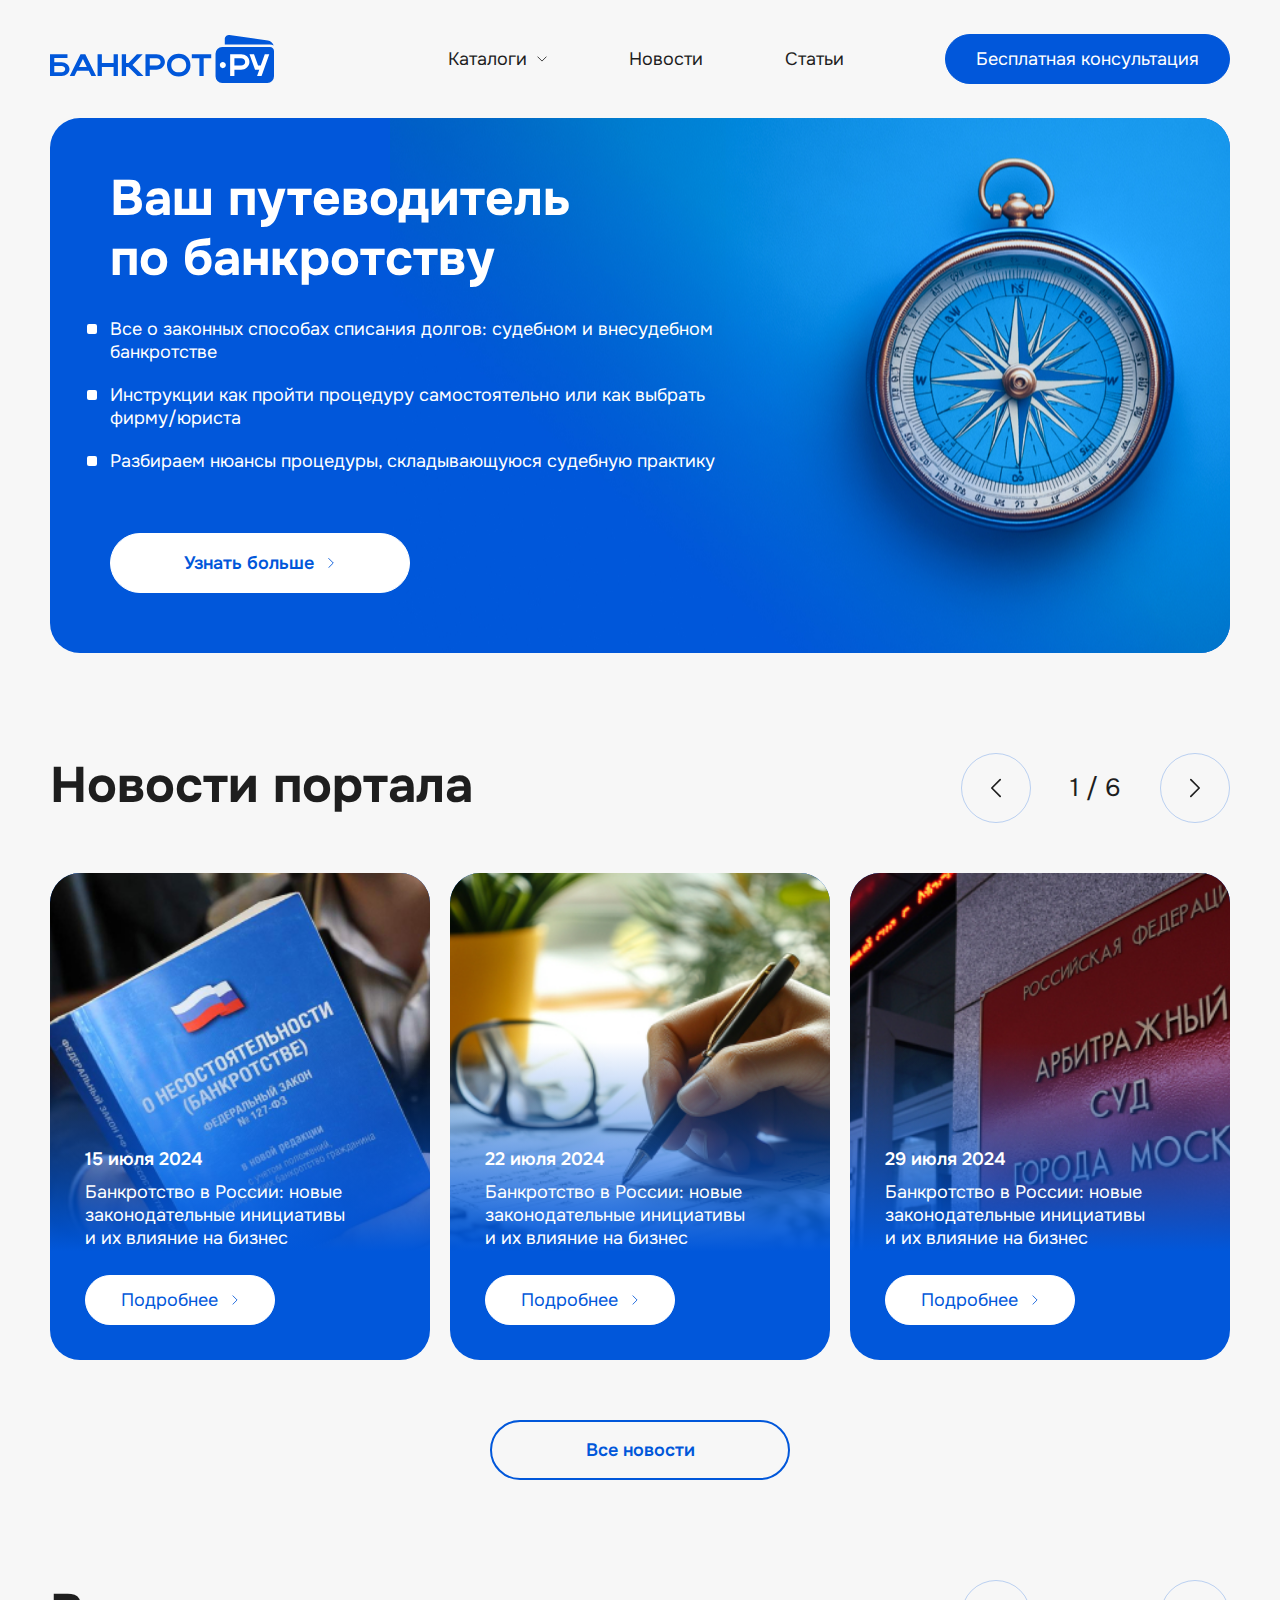
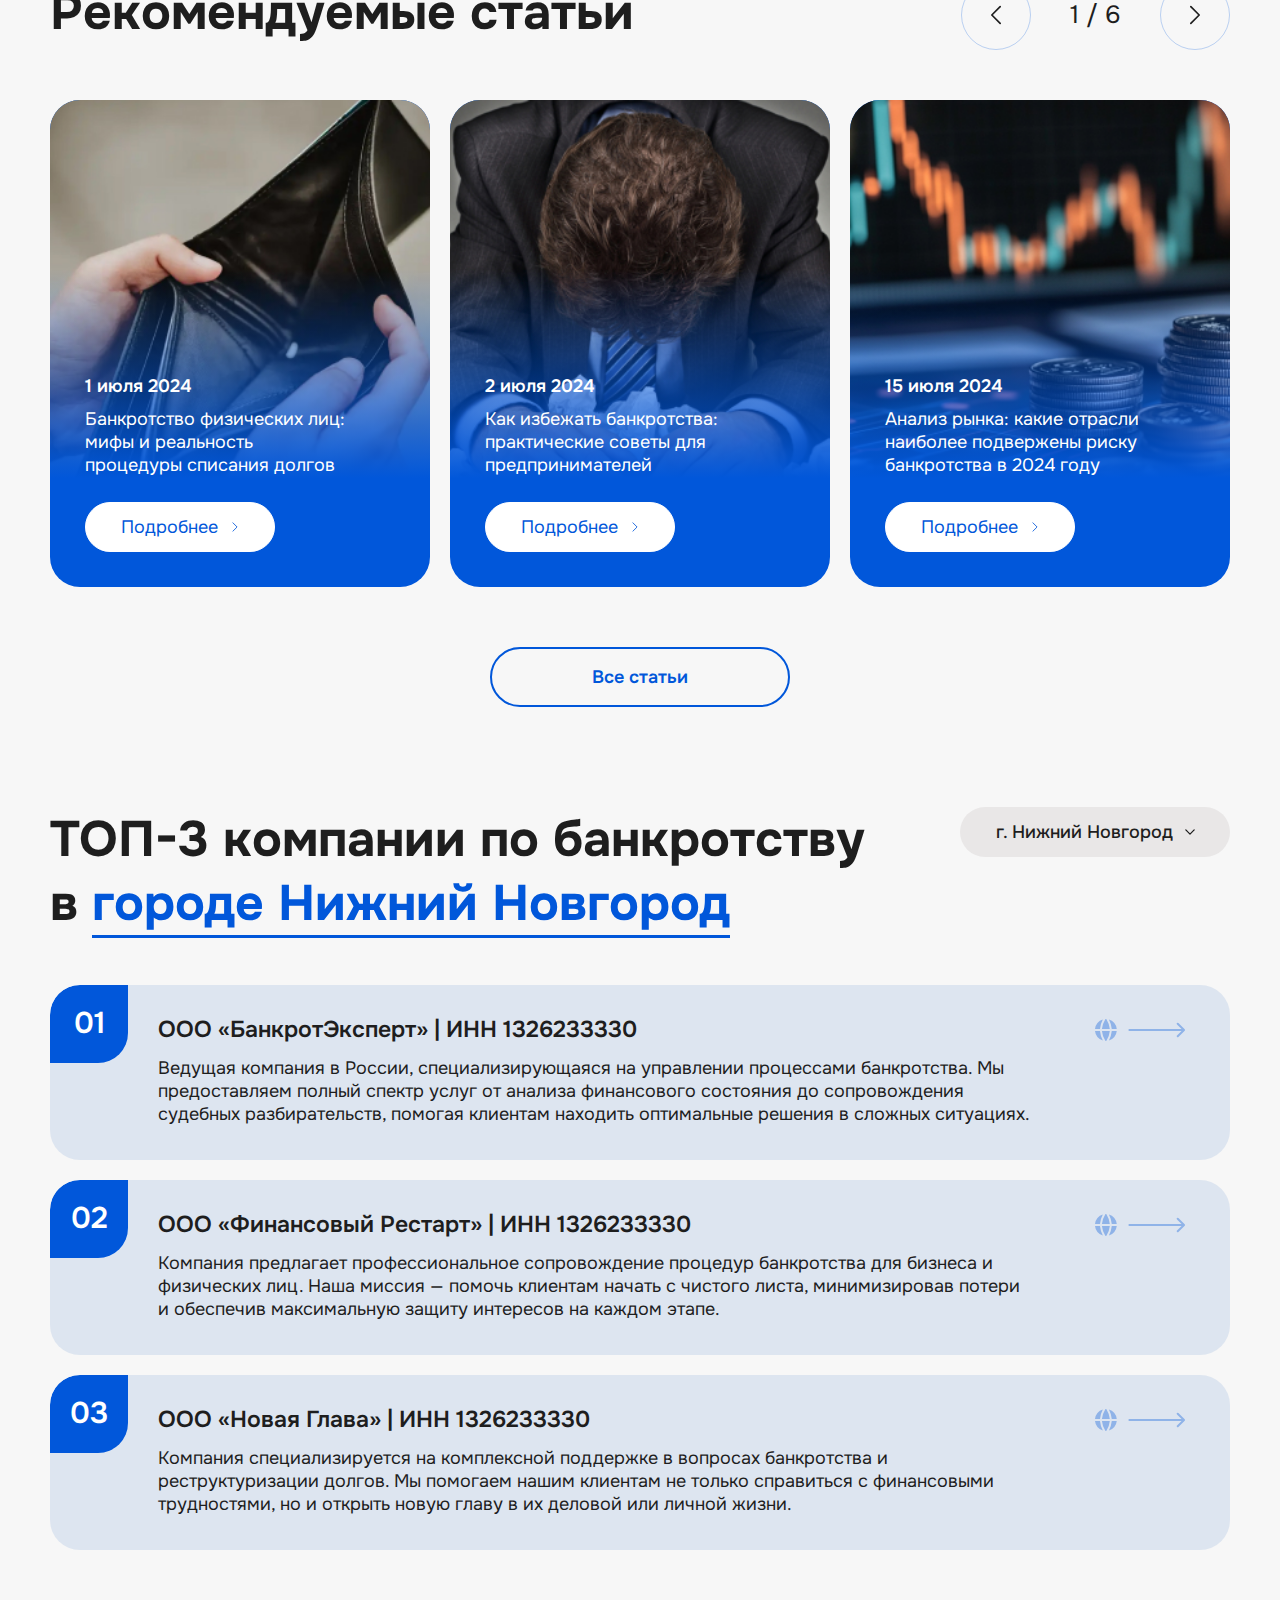
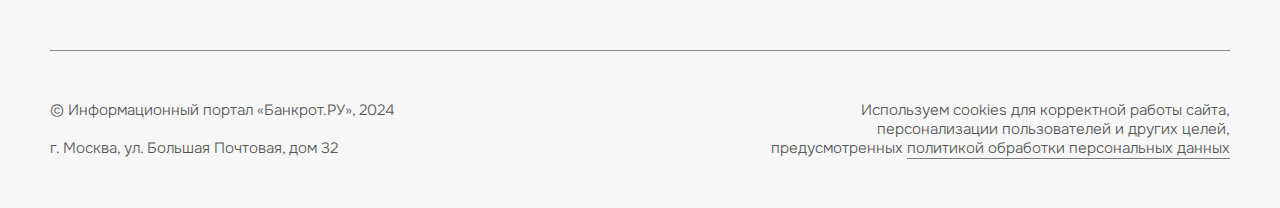
<file: index.html>
<!DOCTYPE html>
<html lang="ru">

<head>
	<meta charset="UTF-8">
	<meta http-equiv="X-UA-Compatible" content="IE=edge">
	<meta name="viewport" content="width=device-width, initial-scale=1.0">
	<title>Банкрот РУ - Главная</title>
	<meta property="og:title" content="Банкрот РУ - Главная">
	<meta property="og:description" content="Описание">
	<meta property="og:url" content="/">
	<meta property="og:site_name" content="Банкрот РУ - Главная">
	<!-- favicon -->
	<link rel="apple-touch-icon" sizes="180x180" href="img/favicon/apple-touch-icon.png">
	<link rel="icon" type="image/png" sizes="32x32" href="img/favicon/favicon-32x32.png">
	<link rel="icon" type="image/png" sizes="16x16" href="img/favicon/favicon-16x16.png">
	<link rel="manifest" href="img/favicon/site.webmanifest">
	<link rel="mask-icon" href="img/favicon/safari-pinned-tab.svg" color="#5bbad5">
	<meta name="msapplication-TileColor" content="#ffffff">
	<meta name="theme-color" content="#ffffff">
	<!-- styles -->
	<link rel="stylesheet" href="css/vendor.min.css">
	<link rel="stylesheet" href="css/app.min.css">
</head>

<body>
	<!-- wrapper -->
	<div class="wrapper">
		<!-- header -->
		<header class="header" id="header">
			<div class="container">
				<div class="header__wrapper">
					<a href="index.html" class="header__logotype">
						<img src="img/logotype.svg" width="224" height="48" alt="БАНКРОТ РУ">
					</a>
					<nav class="nav header__nav">
						<ul class="nav__list">
							<li class="nav__item ">
								<div class="nav__elem">
									<a href="#" class="nav__link">
										<span>Каталоги</span>
										<svg>
											<use xlink:href="img/sprite.svg#icon-caret"></use>
										</svg>
									</a>
									<div class="nav__dropdown">
										<ul class="nav__sublist">
											<li class="nav__subitem">
												<a href="#" class="nav__sublink">
													<span>Каталог фирм по банкротству</span>
													<svg>
														<use xlink:href="img/sprite.svg#icon-arrow-more"></use>
													</svg>
												</a>
											</li>
											<li class="nav__subitem">
												<a href="#" class="nav__sublink">
													<span>Каталог СРО по банкротству</span>
													<svg>
														<use xlink:href="img/sprite.svg#icon-arrow-more"></use>
													</svg>
												</a>
											</li>
											<li class="nav__subitem">
												<a href="#" class="nav__sublink">
													<span>Каталог арбитражных управляющих</span>
													<svg>
														<use xlink:href="img/sprite.svg#icon-arrow-more"></use>
													</svg>
												</a>
											</li>
										</ul>
									</div>
								</div>
							</li>
							<li class="nav__item ">
								<a href="news.html" class="nav__link">Новости</a>
							</li>
							<li class="nav__item ">
								<a href="articles.html" class="nav__link">Статьи</a>
							</li>
						</ul>
					</nav>
					<a href="#" class="header__btn btn btn--md modal-btn" data-id="modal-consultation">Бесплатная консультация</a>
					<button class="hamburger" id="hamburger-toggle" aria-label="Меню">
						<span class="hamburger__inner"></span>
						<span class="hamburger__inner"></span>
						<span class="hamburger__inner"></span>
					</button>
				</div>
			</div>
		</header>
		<!-- end of header -->
		<!-- content -->
		<div class="wrapper__content">
			<!-- main -->
			<section class="main" id="main">
				<div class="container">
					<div class="main__wrapper">
						<div class="main__body">
							<h1 class="main__heading">Ваш путеводитель <br>по банкротству</h1>
							<div class="main__list">
								<ul>
									<li>Все о законных способах списания долгов: судебном и внесудебном банкротстве</li>
									<li>Инструкции как пройти процедуру самостоятельно или как выбрать фирму/юриста</li>
									<li>Разбираем нюансы процедуры, складывающуюся судебную практику</li>
								</ul>
							</div>
							<a href="#" class="main__btn btn btn--white">
								<span>Узнать больше</span>
								<svg>
									<use xlink:href="img/sprite.svg#icon-arrow-next"></use>
								</svg>
							</a>
						</div>
						<picture class="main__bg">
							<img src="img/main-bg.jpg" alt="Image">
						</picture>
					</div>
				</div>
			</section>
			<!-- end of main -->
			<!-- portal news -->
			<section class="portal-news section-indent" id="portal-news">
				<div class="container">
					<div class="portal-news__slider">
						<div class="section-heading">
							<div class="section-heading__group">
								<h2 class="section-heading__title">Новости портала</h2>
							</div>
							<div class="section-heading__group">
								<div class="swiper-controls section-heading__controls">
									<button class="swiper-button-prev" aria-label="Назад">
										<svg class="swiper-button-icon">
											<use xlink:href="img/sprite.svg#icon-arrow-prev"></use>
										</svg>
									</button>
									<div class="swiper-pagination"></div>
									<button class="swiper-button-next" aria-label="Далее">
										<svg class="swiper-button-icon">
											<use xlink:href="img/sprite.svg#icon-arrow-next"></use>
										</svg>
									</button>
								</div>
							</div>
						</div>
						<div class="portal-news__slider-wrapper">
							<div class="swiper">
								<div class="swiper-wrapper">
									<div class="swiper-slide">
										<div class="portal-news-card portal-news__slide">
											<picture class="portal-news-card__img">
												<img src="img/news-01.jpg" alt="Image">
											</picture>
											<div class="portal-news-card__body">
												<span class="portal-news-card__date">15 июля 2024</span>
												<span class="portal-news-card__title">
													Банкротство в России: новые
													законодательные инициативы
													и их влияние на бизнес
												</span>
												<a href="#" class="portal-news-card__btn btn btn--md btn--white">
													<span>Подробнее</span>
													<svg>
														<use xlink:href="img/sprite.svg#icon-arrow-more"></use>
													</svg>
												</a>
											</div>
										</div>
									</div>
									<div class="swiper-slide">
										<div class="portal-news-card portal-news__slide">
											<picture class="portal-news-card__img">
												<img src="img/news-02.jpg" alt="Image">
											</picture>
											<div class="portal-news-card__body">
												<span class="portal-news-card__date">22 июля 2024</span>
												<span class="portal-news-card__title">
													Банкротство в России: новые
													законодательные инициативы
													и их влияние на бизнес
												</span>
												<a href="#" class="portal-news-card__btn btn btn--md btn--white">
													<span>Подробнее</span>
													<svg>
														<use xlink:href="img/sprite.svg#icon-arrow-more"></use>
													</svg>
												</a>
											</div>
										</div>
									</div>
									<div class="swiper-slide">
										<div class="portal-news-card portal-news__slide">
											<picture class="portal-news-card__img">
												<img src="img/news-03.jpg" alt="Image">
											</picture>
											<div class="portal-news-card__body">
												<span class="portal-news-card__date">29 июля 2024</span>
												<span class="portal-news-card__title">
													Банкротство в России: новые
													законодательные инициативы
													и их влияние на бизнес
												</span>
												<a href="#" class="portal-news-card__btn btn btn--md btn--white">
													<span>Подробнее</span>
													<svg>
														<use xlink:href="img/sprite.svg#icon-arrow-more"></use>
													</svg>
												</a>
											</div>
										</div>
									</div>
									<div class="swiper-slide">
										<div class="portal-news-card portal-news__slide">
											<picture class="portal-news-card__img">
												<img src="img/news-01.jpg" alt="Image">
											</picture>
											<div class="portal-news-card__body">
												<span class="portal-news-card__date">15 июля 2024</span>
												<span class="portal-news-card__title">
													Банкротство в России: новые
													законодательные инициативы
													и их влияние на бизнес
												</span>
												<a href="#" class="portal-news-card__btn btn btn--md btn--white">
													<span>Подробнее</span>
													<svg>
														<use xlink:href="img/sprite.svg#icon-arrow-more"></use>
													</svg>
												</a>
											</div>
										</div>
									</div>
									<div class="swiper-slide">
										<div class="portal-news-card portal-news__slide">
											<picture class="portal-news-card__img">
												<img src="img/news-02.jpg" alt="Image">
											</picture>
											<div class="portal-news-card__body">
												<span class="portal-news-card__date">22 июля 2024</span>
												<span class="portal-news-card__title">
													Банкротство в России: новые
													законодательные инициативы
													и их влияние на бизнес
												</span>
												<a href="#" class="portal-news-card__btn btn btn--md btn--white">
													<span>Подробнее</span>
													<svg>
														<use xlink:href="img/sprite.svg#icon-arrow-more"></use>
													</svg>
												</a>
											</div>
										</div>
									</div>
									<div class="swiper-slide">
										<div class="portal-news-card portal-news__slide">
											<picture class="portal-news-card__img">
												<img src="img/news-03.jpg" alt="Image">
											</picture>
											<div class="portal-news-card__body">
												<span class="portal-news-card__date">29 июля 2024</span>
												<span class="portal-news-card__title">
													Банкротство в России: новые
													законодательные инициативы
													и их влияние на бизнес
												</span>
												<a href="#" class="portal-news-card__btn btn btn--md btn--white">
													<span>Подробнее</span>
													<svg>
														<use xlink:href="img/sprite.svg#icon-arrow-more"></use>
													</svg>
												</a>
											</div>
										</div>
									</div>
								</div>
							</div>
						</div>
					</div>
					<a href="news.html" class="portal-news__more btn btn--border">Все новости</a>
				</div>
			</section>
			<!-- end of portal news -->
			<!-- portal news -->
			<section class="portal-news section-indent" id="portal-news">
				<div class="container">
					<div class="portal-news__slider">
						<div class="section-heading">
							<div class="section-heading__group">
								<h2 class="section-heading__title">Рекомендуемые статьи</h2>
							</div>
							<div class="section-heading__group">
								<div class="swiper-controls section-heading__controls">
									<button class="swiper-button-prev" aria-label="Назад">
										<svg class="swiper-button-icon">
											<use xlink:href="img/sprite.svg#icon-arrow-prev"></use>
										</svg>
									</button>
									<div class="swiper-pagination"></div>
									<button class="swiper-button-next" aria-label="Далее">
										<svg class="swiper-button-icon">
											<use xlink:href="img/sprite.svg#icon-arrow-next"></use>
										</svg>
									</button>
								</div>
							</div>
						</div>
						<div class="portal-news__slider-wrapper">
							<div class="swiper">
								<div class="swiper-wrapper">
									<div class="swiper-slide">
										<div class="portal-news-card portal-news__slide">
											<picture class="portal-news-card__img">
												<img src="img/articles-01.jpg" alt="Image">
											</picture>
											<div class="portal-news-card__body">
												<span class="portal-news-card__date">1 июля 2024</span>
												<span class="portal-news-card__title">
													Банкротство физических лиц:
													мифы и реальность процедуры
													списания долгов
												</span>
												<a href="#" class="portal-news-card__btn btn btn--md btn--white">
													<span>Подробнее</span>
													<svg>
														<use xlink:href="img/sprite.svg#icon-arrow-more"></use>
													</svg>
												</a>
											</div>
										</div>
									</div>
									<div class="swiper-slide">
										<div class="portal-news-card portal-news__slide">
											<picture class="portal-news-card__img">
												<img src="img/articles-02.jpg" alt="Image">
											</picture>
											<div class="portal-news-card__body">
												<span class="portal-news-card__date">2 июля 2024</span>
												<span class="portal-news-card__title">
													Как избежать банкротства:
													практические советы для
													предпринимателей
												</span>
												<a href="#" class="portal-news-card__btn btn btn--md btn--white">
													<span>Подробнее</span>
													<svg>
														<use xlink:href="img/sprite.svg#icon-arrow-more"></use>
													</svg>
												</a>
											</div>
										</div>
									</div>
									<div class="swiper-slide">
										<div class="portal-news-card portal-news__slide">
											<picture class="portal-news-card__img">
												<img src="img/articles-03.jpg" alt="Image">
											</picture>
											<div class="portal-news-card__body">
												<span class="portal-news-card__date">15 июля 2024</span>
												<span class="portal-news-card__title">
													Анализ рынка: какие отрасли
													наиболее подвержены риску
													банкротства в 2024 году
												</span>
												<a href="#" class="portal-news-card__btn btn btn--md btn--white">
													<span>Подробнее</span>
													<svg>
														<use xlink:href="img/sprite.svg#icon-arrow-more"></use>
													</svg>
												</a>
											</div>
										</div>
									</div>
									<div class="swiper-slide">
										<div class="portal-news-card portal-news__slide">
											<picture class="portal-news-card__img">
												<img src="img/articles-01.jpg" alt="Image">
											</picture>
											<div class="portal-news-card__body">
												<span class="portal-news-card__date">1 июля 2024</span>
												<span class="portal-news-card__title">
													Банкротство физических лиц:
													мифы и реальность процедуры
													списания долгов
												</span>
												<a href="#" class="portal-news-card__btn btn btn--md btn--white">
													<span>Подробнее</span>
													<svg>
														<use xlink:href="img/sprite.svg#icon-arrow-more"></use>
													</svg>
												</a>
											</div>
										</div>
									</div>
									<div class="swiper-slide">
										<div class="portal-news-card portal-news__slide">
											<picture class="portal-news-card__img">
												<img src="img/articles-02.jpg" alt="Image">
											</picture>
											<div class="portal-news-card__body">
												<span class="portal-news-card__date">2 июля 2024</span>
												<span class="portal-news-card__title">
													Как избежать банкротства:
													практические советы для
													предпринимателей
												</span>
												<a href="#" class="portal-news-card__btn btn btn--md btn--white">
													<span>Подробнее</span>
													<svg>
														<use xlink:href="img/sprite.svg#icon-arrow-more"></use>
													</svg>
												</a>
											</div>
										</div>
									</div>
									<div class="swiper-slide">
										<div class="portal-news-card portal-news__slide">
											<picture class="portal-news-card__img">
												<img src="img/articles-03.jpg" alt="Image">
											</picture>
											<div class="portal-news-card__body">
												<span class="portal-news-card__date">15 июля 2024</span>
												<span class="portal-news-card__title">
													Анализ рынка: какие отрасли
													наиболее подвержены риску
													банкротства в 2024 году
												</span>
												<a href="#" class="portal-news-card__btn btn btn--md btn--white">
													<span>Подробнее</span>
													<svg>
														<use xlink:href="img/sprite.svg#icon-arrow-more"></use>
													</svg>
												</a>
											</div>
										</div>
									</div>
								</div>
							</div>
						</div>
					</div>
					<a href="articles.html" class="portal-news__more btn btn--border">Все статьи</a>
				</div>
			</section>
			<!-- end of portal news -->
			<!-- top companies -->
			<section class="top-companies section-indent" id="top-companies">
				<div class="container">
					<div class="section-heading">
						<div class="section-heading__group">
							<h2 class="section-heading__title">ТОП-3 компании по банкротству <br>в <a href="#">городе Нижний Новгород</a></h2>
						</div>
						<div class="section-heading__group">
							<div class="c-sort c-sort--right section-heading__sort">
								<button class="c-sort__trigger c-sort__trigger--sm">
									<span>г. Нижний Новгород</span>
									<svg>
										<use xlink:href="img/sprite.svg#icon-caret-bold"></use>
									</svg>
								</button>
								<div class="c-sort__dropdown">
									<form action="#" class="c-sort__form">
										<div class="c-sort__form-inner">
											<input type="text" class="c-sort__input" placeholder="Найти город или регион">
											<button class="c-sort__search" aria-label="Искать">
												<svg>
													<use xlink:href="img/sprite.svg#icon-search"></use>
												</svg>
											</button>
										</div>
									</form>
									<div class="c-sort__scroll" data-simplebar>
										<ul class="c-sort__list">
											<li class="c-sort__item">
												<a href="#" class="c-sort__value">Ангарск</a>
											</li>
											<li class="c-sort__item">
												<a href="#" class="c-sort__value">Архангельск</a>
											</li>
											<li class="c-sort__item">
												<a href="#" class="c-sort__value">Астрахань</a>
											</li>
											<li class="c-sort__item">
												<a href="#" class="c-sort__value">Барнаул</a>
											</li>
											<li class="c-sort__item">
												<a href="#" class="c-sort__value">Белгород</a>
											</li>
											<li class="c-sort__item">
												<a href="#" class="c-sort__value">Бийск</a>
											</li>
											<li class="c-sort__item">
												<a href="#" class="c-sort__value">Благовещенск</a>
											</li>
											<li class="c-sort__item">
												<a href="#" class="c-sort__value">Братск</a>
											</li>
											<li class="c-sort__item">
												<a href="#" class="c-sort__value">Брянск</a>
											</li>
											<li class="c-sort__item">
												<a href="#" class="c-sort__value">Великий Новгород</a>
											</li>
											<li class="c-sort__item">
												<a href="#" class="c-sort__value">Владивосток</a>
											</li>
											<li class="c-sort__item">
												<a href="#" class="c-sort__value">Владикавказ</a>
											</li>
											<li class="c-sort__item">
												<a href="#" class="c-sort__value">Владимир</a>
											</li>
											<li class="c-sort__item">
												<a href="#" class="c-sort__value">Волгоград</a>
											</li>
											<li class="c-sort__item">
												<a href="#" class="c-sort__value">Краснодар</a>
											</li>
											<li class="c-sort__item">
												<a href="#" class="c-sort__value">Москва</a>
											</li>
											<li class="c-sort__item">
												<a href="#" class="c-sort__value">Сочи</a>
											</li>
										</ul>
									</div>
								</div>
							</div>
						</div>
					</div>
					<div class="top-companies__wrapper">
						<a href="#" class="top-companies-card top-companies__item">
							<div class="top-companies-card__body">
								<span class="top-companies-card__title">ООО «БанкротЭксперт» | ИНН 1326233330</span>
								<span class="top-companies-card__description">
									Ведущая компания в России, специализирующаяся на управлении процессами банкротства.
									Мы предоставляем полный спектр услуг от анализа финансового состояния до сопровождения
									судебных разбирательств, помогая клиентам находить оптимальные решения в сложных ситуациях.
								</span>
							</div>
							<svg class="top-companies-card__view">
								<use xlink:href="img/sprite.svg#icon-globe-link"></use>
							</svg>
						</a>
						<a href="#" class="top-companies-card top-companies__item">
							<div class="top-companies-card__body">
								<span class="top-companies-card__title">ООО «Финансовый Рестарт» | ИНН 1326233330</span>
								<span class="top-companies-card__description">
									Компания предлагает профессиональное сопровождение процедур банкротства для бизнеса
									и физических лиц. Наша миссия — помочь клиентам начать с чистого листа, минимизировав
									потери и обеспечив максимальную защиту интересов на каждом этапе.
								</span>
							</div>
							<svg class="top-companies-card__view">
								<use xlink:href="img/sprite.svg#icon-globe-link"></use>
							</svg>
						</a>
						<a href="#" class="top-companies-card top-companies__item">
							<div class="top-companies-card__body">
								<span class="top-companies-card__title">ООО «Новая Глава» | ИНН 1326233330</span>
								<span class="top-companies-card__description">
									Компания специализируется на комплексной поддержке в вопросах банкротства
									и реструктуризации долгов. Мы помогаем нашим клиентам не только справиться
									с финансовыми трудностями, но и открыть новую главу в их деловой или личной жизни.
								</span>
							</div>
							<svg class="top-companies-card__view">
								<use xlink:href="img/sprite.svg#icon-globe-link"></use>
							</svg>
						</a>
					</div>
				</div>
			</section>
			<!-- end of top companies -->
		</div>
		<!-- end of content -->
		<!-- footer -->
		<footer class="footer" id="footer">
			<div class="container">
				<div class="footer__wrapper">
					<div class="footer__left">
						<p class="footer__copyright">© Информационный портал «Банкрот.РУ», 2024</p>
						<address class="footer__copyright">г. Москва, ул. Большая Почтовая, дом 32</address>
					</div>
					<div class="footer__right">
						<p class="footer__copyright">
							Используем cookies для корректной работы сайта,<br>
							персонализации пользователей и других целей,<br>
							предусмотренных <a href="#">политикой обработки персональных данных</a>
						</p>
					</div>
				</div>
			</div>
		</footer>
		<!-- end of footer -->
	</div>
	<!-- end of wrapper -->
	<!-- menu -->
	<div class="menu" id="menu">
		<div class="menu__wrap">
			<div class="menu__top">
				<picture class="menu__logotype">
					<img src="img/logotype-white.svg" width="141" height="30" alt="БАНКРОТ РУ">
				</picture>
				<button class="menu__close" aria-label="Закрыть">
					<svg>
						<use xlink:href="img/sprite.svg#icon-close"></use>
					</svg>
				</button>
			</div>
			<nav class="menu-nav menu__nav">
				<ul class="menu-nav__list">
					<li class="menu-nav__item">
						<div class="menu-nav__elem">
							<a href="#" class="menu-nav__link">Каталоги</a>
							<div class="menu-nav__dropdown">
								<ul class="menu-nav__sublist">
									<li class="menu-nav__subitem">
										<a href="#" class="menu-nav__sublink">Каталог фирм по банкротству </a>
									</li>
									<li class="menu-nav__subitem">
										<a href="#" class="menu-nav__sublink">Каталог СРО по банкротству</a>
									</li>
									<li class="menu-nav__subitem">
										<a href="#" class="menu-nav__sublink">Каталог арбитражных управляющих</a>
									</li>
								</ul>
							</div>
						</div>
					</li>
					<li class="menu-nav__item ">
						<a href="news.html" class="menu-nav__link">Новости</a>
					</li>
					<li class="menu-nav__item ">
						<a href="articles.html" class="menu-nav__link">Статьи</a>
					</li>
				</ul>
			</nav>
			<a href="#" class="menu__btn btn btn--border-white">Бесплатная консультация</a>
		</div>
	</div>
	<!-- end of menu -->
	<!-- modals -->
	<div class="modal" id="modal-consultation">
		<div class="modal__wrap">
			<div class="modal__wrapper">
				<button class="modal__close-btn modal__close" aria-label="Закрыть">
					<svg class="modal__close-icon">
						<use xlink:href="img/sprite.svg#icon-close"></use>
					</svg>
				</button>
				<span class="modal__heading">Заполните форму и получите бесплатную консультацию</span>
				<form action="#" class="modal-form modal__form">
					<div class="modal-form__inner">
						<div class="input-field modal-form__input">
							<input type="tel" class="input-field__input" placeholder="Телефон" data-inputmask="'mask': '+7 (999) 999-99-99'">
						</div>
						<button class="modal-form__btn btn">Отправить заявку</button>
					</div>
					<p class="modal-form__copyright">Нажимая на кнопку, соглашаюсь с <a href="#">политикой конфиденциальности</a> <br>и <a href="#">пользовательским соглашением</a></p>
				</form>
			</div>
		</div>
	</div>
	<!-- end of modals -->
	<!-- scripts -->
	<script src="js/vendor.min.js"></script>
	<script src="js/app.min.js"></script>
</body>

</html>
</file>
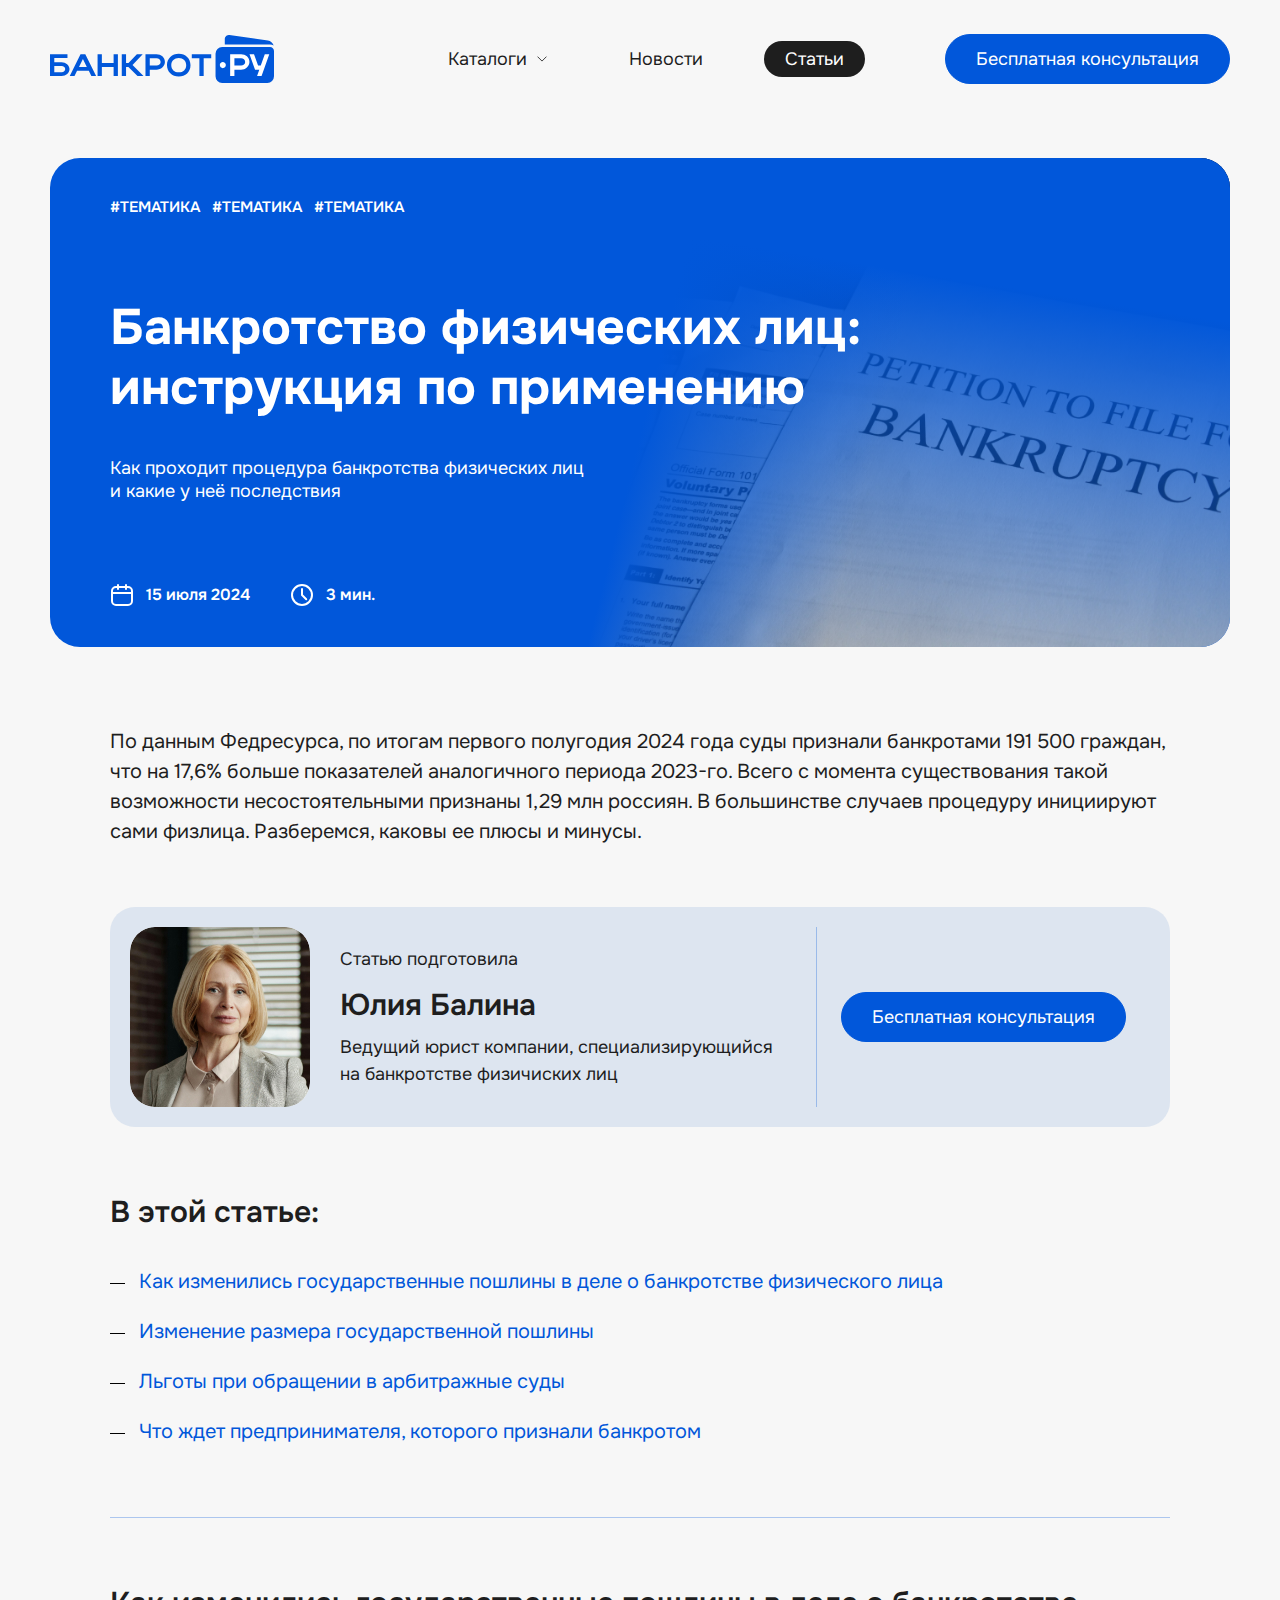
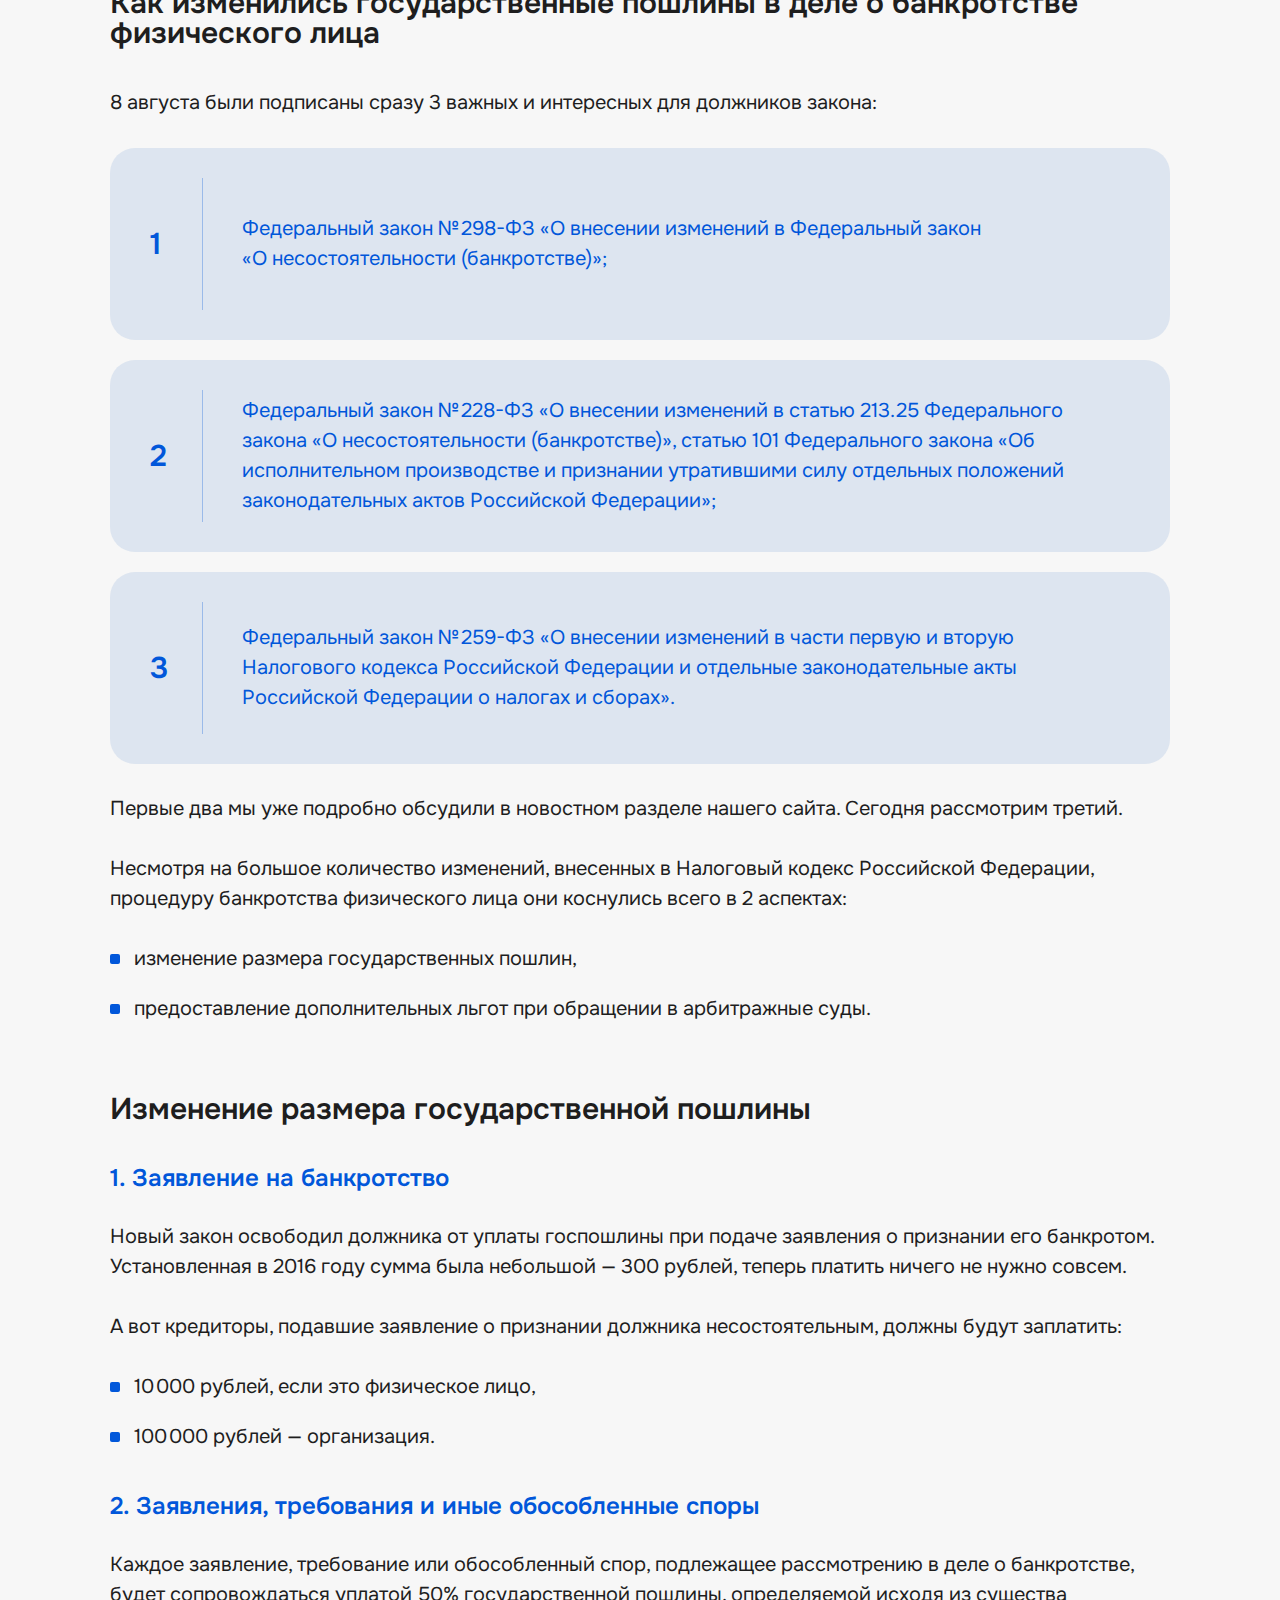
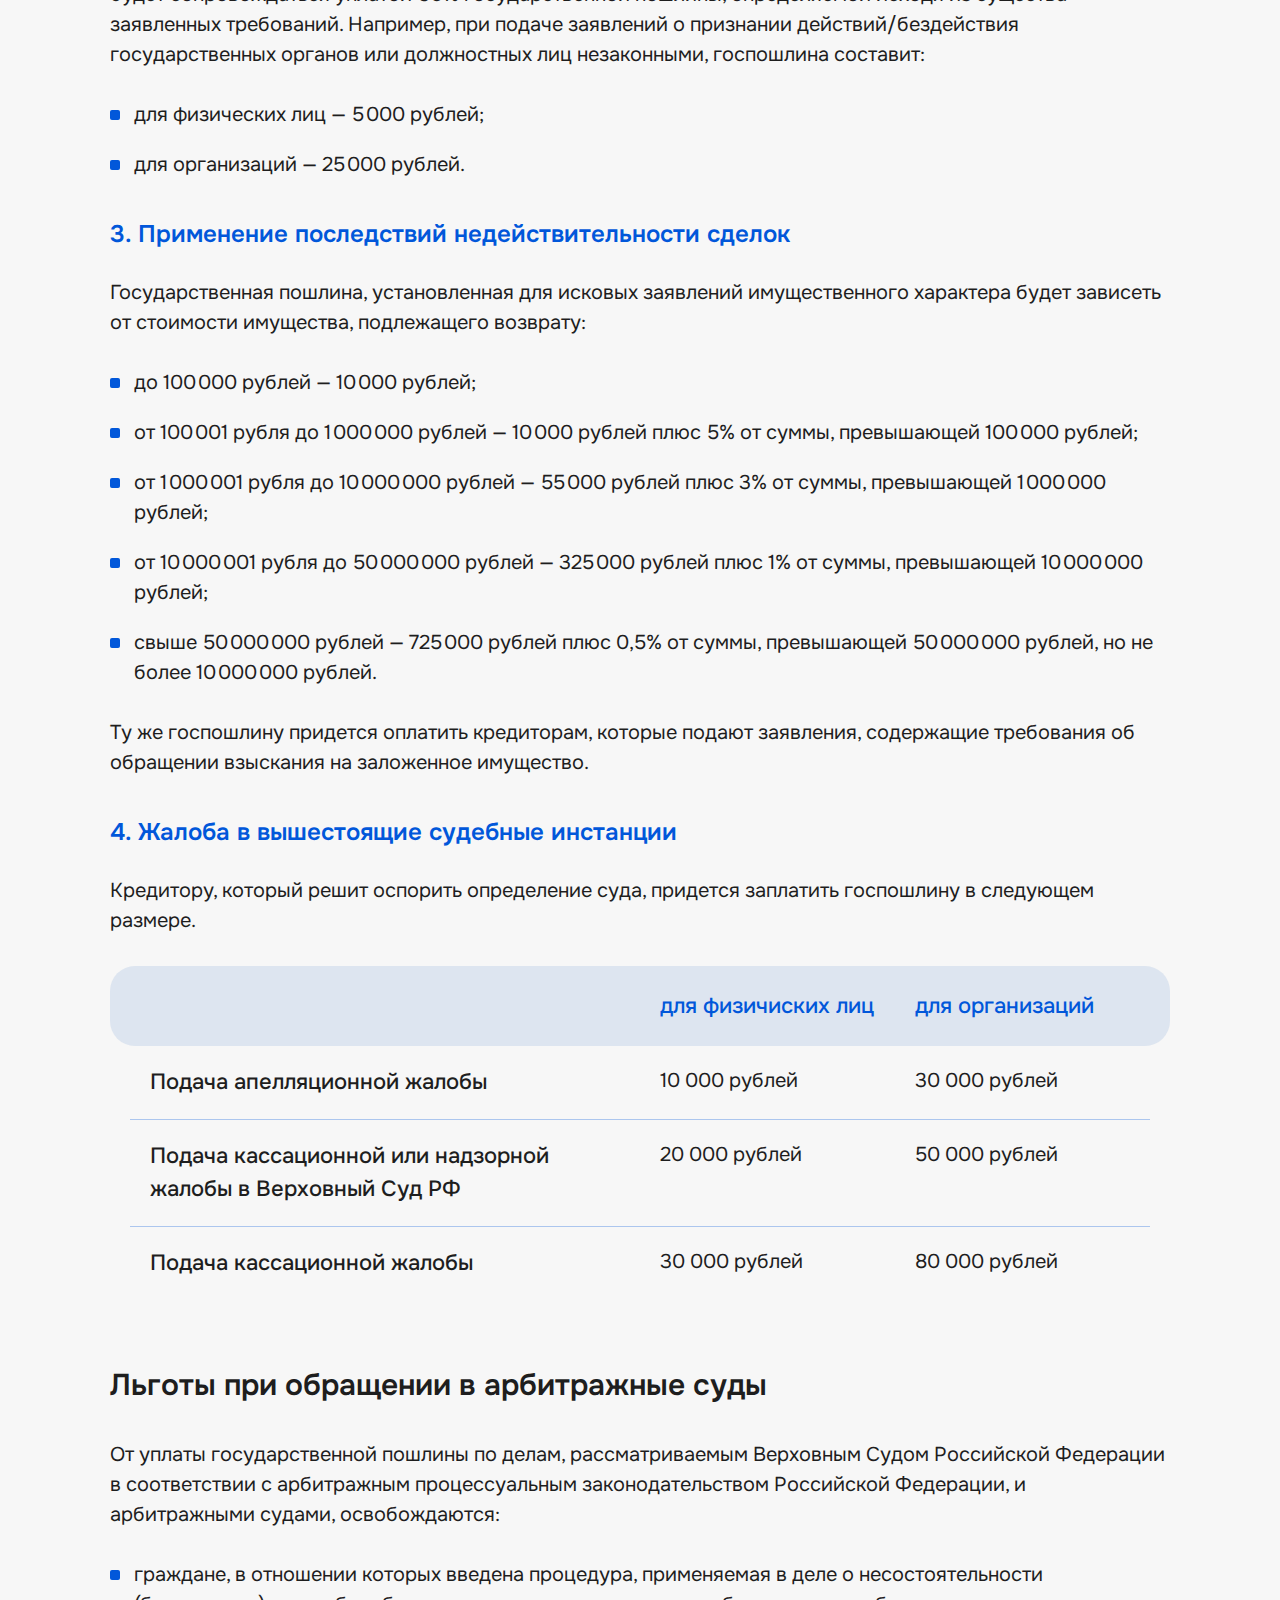
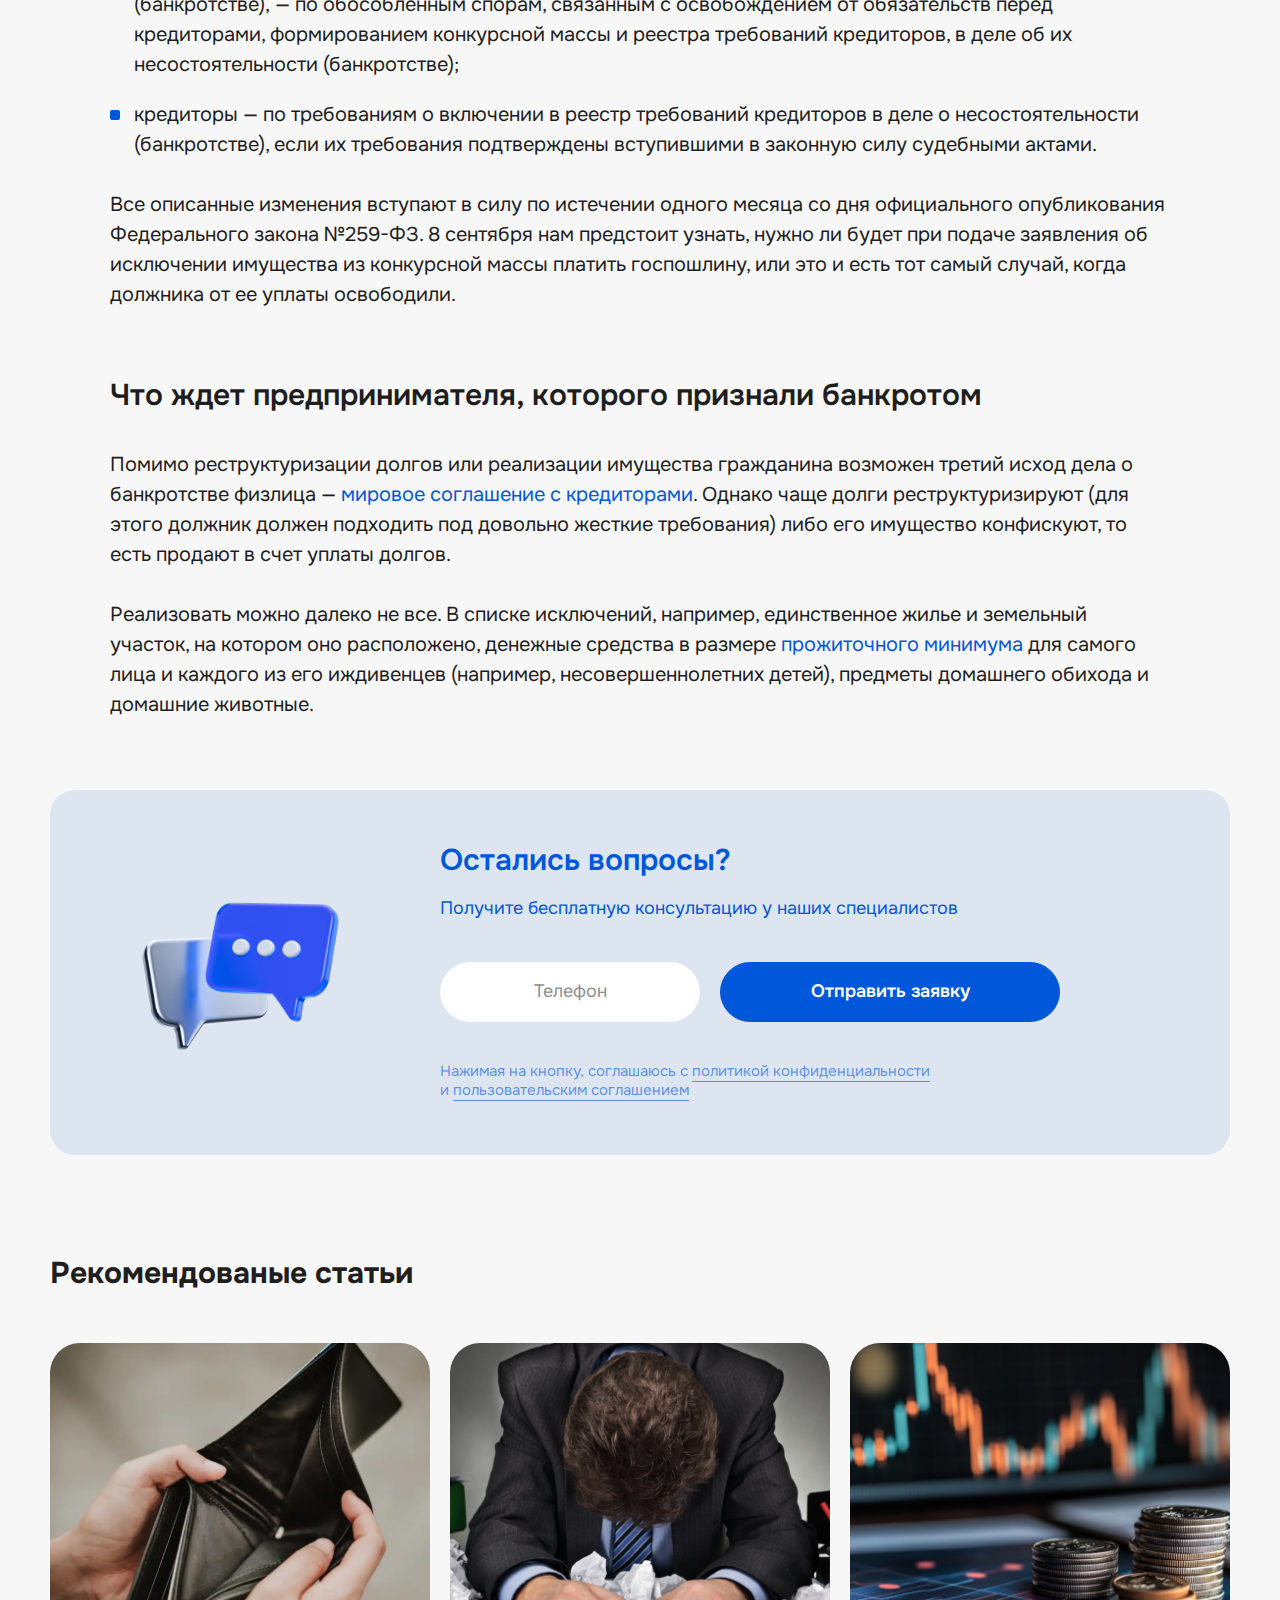
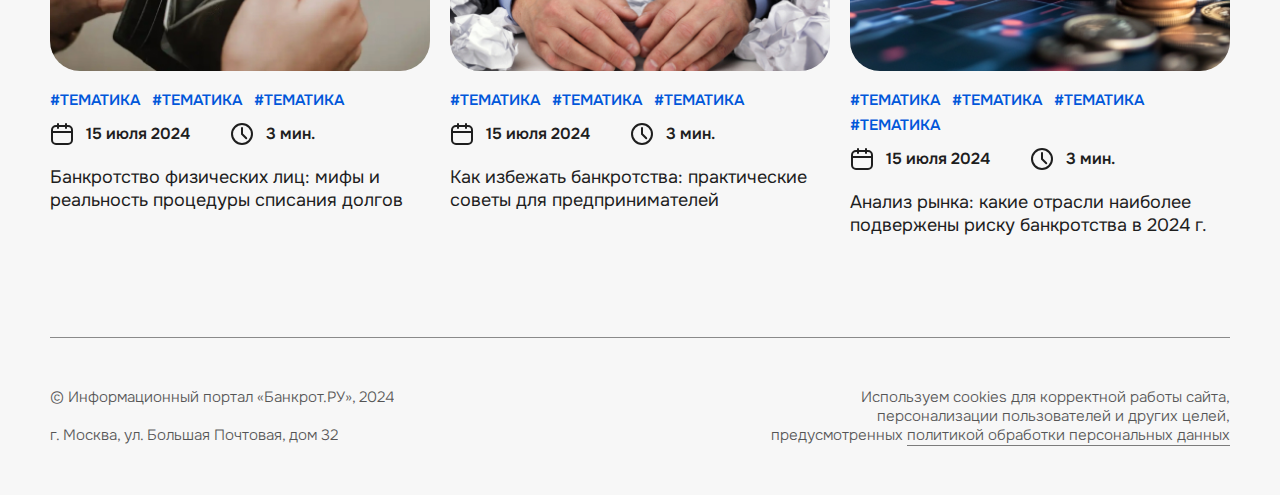
<file: article.html>
<!DOCTYPE html>
<html lang="ru">

<head>
	<meta charset="UTF-8">
	<meta http-equiv="X-UA-Compatible" content="IE=edge">
	<meta name="viewport" content="width=device-width, initial-scale=1.0">
	<title>Банкрот РУ - Банкротство физических лиц: инструкция по применению</title>
	<meta property="og:title" content="Банкрот РУ - Банкротство физических лиц: инструкция по применению">
	<meta property="og:description" content="Описание">
	<meta property="og:url" content="/">
	<meta property="og:site_name" content="Банкрот РУ - Банкротство физических лиц: инструкция по применению">
	<!-- favicon -->
	<link rel="apple-touch-icon" sizes="180x180" href="img/favicon/apple-touch-icon.png">
	<link rel="icon" type="image/png" sizes="32x32" href="img/favicon/favicon-32x32.png">
	<link rel="icon" type="image/png" sizes="16x16" href="img/favicon/favicon-16x16.png">
	<link rel="manifest" href="img/favicon/site.webmanifest">
	<link rel="mask-icon" href="img/favicon/safari-pinned-tab.svg" color="#5bbad5">
	<meta name="msapplication-TileColor" content="#ffffff">
	<meta name="theme-color" content="#ffffff">
	<!-- styles -->
	<link rel="stylesheet" href="css/vendor.min.css">
	<link rel="stylesheet" href="css/app.min.css">
</head>

<body>
	<!-- wrapper -->
	<div class="wrapper">
		<!-- header -->
		<header class="header" id="header">
			<div class="container">
				<div class="header__wrapper">
					<a href="index.html" class="header__logotype">
						<img src="img/logotype.svg" width="224" height="48" alt="БАНКРОТ РУ">
					</a>
					<nav class="nav header__nav">
						<ul class="nav__list">
							<li class="nav__item ">
								<div class="nav__elem">
									<a href="#" class="nav__link">
										<span>Каталоги</span>
										<svg>
											<use xlink:href="img/sprite.svg#icon-caret"></use>
										</svg>
									</a>
									<div class="nav__dropdown">
										<ul class="nav__sublist">
											<li class="nav__subitem">
												<a href="#" class="nav__sublink">
													<span>Каталог фирм по банкротству</span>
													<svg>
														<use xlink:href="img/sprite.svg#icon-arrow-more"></use>
													</svg>
												</a>
											</li>
											<li class="nav__subitem">
												<a href="#" class="nav__sublink">
													<span>Каталог СРО по банкротству</span>
													<svg>
														<use xlink:href="img/sprite.svg#icon-arrow-more"></use>
													</svg>
												</a>
											</li>
											<li class="nav__subitem">
												<a href="#" class="nav__sublink">
													<span>Каталог арбитражных управляющих</span>
													<svg>
														<use xlink:href="img/sprite.svg#icon-arrow-more"></use>
													</svg>
												</a>
											</li>
										</ul>
									</div>
								</div>
							</li>
							<li class="nav__item ">
								<a href="news.html" class="nav__link">Новости</a>
							</li>
							<li class="nav__item is--active">
								<a href="articles.html" class="nav__link">Статьи</a>
							</li>
						</ul>
					</nav>
					<a href="#" class="header__btn btn btn--md modal-btn" data-id="modal-consultation">Бесплатная консультация</a>
					<button class="hamburger" id="hamburger-toggle" aria-label="Меню">
						<span class="hamburger__inner"></span>
						<span class="hamburger__inner"></span>
						<span class="hamburger__inner"></span>
					</button>
				</div>
			</div>
		</header>
		<!-- end of header -->
		<!-- content -->
		<div class="wrapper__content">
			<!-- content inner -->
			<section class="content-inner section-top" id="content-inner">
				<div class="container">
					<div class="article-preview content-inner__preview">
						<div class="article-preview__wrapper">
							<div class="article-preview__tags">
								<a href="#" class="article-preview__tag">#тематика</a>
								<a href="#" class="article-preview__tag">#тематика</a>
								<a href="#" class="article-preview__tag">#тематика</a>
							</div>
							<div class="article-preview__body">
								<h1 class="article-preview__heading">Банкротство физических лиц: инструкция по применению</h1>
								<p class="article-preview__description">Как проходит процедура банкротства физических лиц и какие у неё последствия</p>
							</div>
							<div class="article-preview__elems">
								<span class="article-preview__elem">
									<svg>
										<use xlink:href="img/sprite.svg#icon-calendar"></use>
									</svg>
									<span>15 июля 2024</span>
								</span>
								<span class="article-preview__elem">
									<svg>
										<use xlink:href="img/sprite.svg#icon-time"></use>
									</svg>
									<span>3 мин.</span>
								</span>
							</div>
							<picture class="article-preview__img">
								<img src="img/article-preview-img.png" alt="Image">
							</picture>
						</div>
					</div>
					<div class="content-inner__content content">
						<p>По данным Федресурса, по итогам первого полугодия 2024 года суды признали банкротами 191 500 граждан, что на 17,6% больше показателей аналогичного периода 2023-го. Всего с момента существования такой возможности несостоятельными признаны 1,29 млн россиян. В большинстве случаев процедуру инициируют сами физлица. Разберемся, каковы ее плюсы и минусы.</p>
						<div class="article-author content-inner__author">
							<div class="article-author__wrapper">
								<div class="article-author__main">
									<picture class="article-author__img">
										<img src="img/article-author-img.jpg" alt="Image">
									</picture>
									<div class="article-author__body">
										<span class="article-author__help">Статью подготовила</span>
										<span class="article-author__title">Юлия Балина</span>
										<span class="article-author__help">Ведущий юрист компании, специализирующийся на банкротстве физичиских лиц</span>
									</div>
								</div>
								<div class="article-author__additional">
									<a href="#" class="article-author__btn btn modal-btn" data-id="modal-consultation">Бесплатная консультация</a>
								</div>
							</div>
						</div>
						<h2>В этой статье:</h2>
						<ul class="articles-ul">
							<li>
								<a href="#">Как изменились государственные пошлины в деле о банкротстве физического лица</a>
							</li>
							<li>
								<a href="#">Изменение размера государственной пошлины</a>
							</li>
							<li>
								<a href="#">Льготы при обращении в арбитражные суды</a>
							</li>
							<li>
								<a href="#">Что ждет предпринимателя, которого признали банкротом</a>
							</li>
						</ul>
						<hr>
						<h2>Как изменились государственные пошлины в деле о банкротстве физического лица</h2>
						<p>8 августа были подписаны сразу 3 важных и интересных для должников закона:</p>
						<ol class="custom-ol">
							<li>Федеральный закон № 298-ФЗ «О внесении изменений в Федеральный закон «О&nbsp;несостоятельности (банкротстве)»;</li>
							<li>Федеральный закон № 228-ФЗ «О внесении изменений в статью 213.25 Федерального закона «О несостоятельности (банкротстве)», статью 101 Федерального закона «Об исполнительном производстве и признании утратившими силу отдельных положений законодательных актов Российской Федерации»;</li>
							<li>Федеральный закон № 259-ФЗ «О внесении изменений в части первую и вторую Налогового кодекса Российской Федерации и отдельные законодательные акты Российской Федерации о налогах и сборах».</li>
						</ol>
						<p>Первые два мы уже подробно обсудили в новостном разделе нашего сайта. Сегодня рассмотрим третий.</p>
						<p>Несмотря на большое количество изменений, внесенных в Налоговый кодекс Российской Федерации, процедуру банкротства физического лица они коснулись всего в 2 аспектах:</p>
						<ul>
							<li>изменение размера государственных пошлин,</li>
							<li>предоставление дополнительных льгот при обращении в арбитражные суды.</li>
						</ul>
						<h2>Изменение размера государственной пошлины</h2>
						<h3>1. Заявление на банкротство</h3>
						<p>Новый закон освободил должника от уплаты госпошлины при подаче заявления о признании его банкротом. Установленная в 2016 году сумма была небольшой — 300 рублей, теперь платить ничего не нужно совсем.</p>
						<p>А вот кредиторы, подавшие заявление о признании должника несостоятельным, должны будут заплатить:</p>
						<ul>
							<li>10 000 рублей, если это физическое лицо,</li>
							<li>100 000 рублей — организация.</li>
						</ul>
						<h3>2. Заявления, требования и иные обособленные споры</h3>
						<p>Каждое заявление, требование или обособленный спор, подлежащее рассмотрению в деле о банкротстве, будет сопровождаться уплатой 50% государственной пошлины, определяемой исходя из существа заявленных требований. Например, при подаче заявлений о признании действий/бездействия государственных органов или должностных лиц незаконными, госпошлина составит:</p>
						<ul>
							<li>для физических лиц — 5 000 рублей;</li>
							<li>для организаций — 25 000 рублей.</li>
						</ul>
						<h3>3. Применение последствий недействительности сделок</h3>
						<p>Государственная пошлина, установленная для исковых заявлений имущественного характера будет зависеть от стоимости имущества, подлежащего возврату:</p>
						<ul>
							<li>до 100 000 рублей — 10 000 рублей;
							<li>от 100 001 рубля до 1 000 000 рублей — 10 000 рублей плюс 5% от суммы, превышающей 100 000 рублей;</li>
							<li>от 1 000 001 рубля до 10 000 000 рублей — 55 000 рублей плюс 3% от суммы, превышающей 1 000 000 рублей;</li>
							<li>от 10 000 001 рубля до 50 000 000 рублей — 325 000 рублей плюс 1% от суммы, превышающей 10 000 000 рублей;</li>
							<li>свыше 50 000 000 рублей — 725 000 рублей плюс 0,5% от суммы, превышающей 50 000 000 рублей, но не более 10 000 000 рублей.</li>
						</ul>
						<p>Ту же госпошлину придется оплатить кредиторам, которые подают заявления, содержащие требования об обращении взыскания на заложенное имущество.</p>
						<h3>4. Жалоба в вышестоящие судебные инстанции</h3>
						<p>Кредитору, который решит оспорить определение суда, придется заплатить госпошлину в следующем размере.</p>
						<div class="content-table">
							<div class="content-table__wrap">
								<div class="content-table__head">
									<div class="content-table__row">
										<div class="content-table__item"></div>
										<div class="content-table__item">
											<span class="content-table__heading">для физичиских&nbsp;лиц</span>
										</div>
										<div class="content-table__item">
											<span class="content-table__heading">для организаций</span>
										</div>
									</div>
								</div>
								<div class="content-table__body">
									<div class="content-table__row">
										<div class="content-table__item">
											<span class="content-table__value">
												<b>Подача апелляционной жалобы</b>
											</span>
										</div>
										<div class="content-table__item" data-title="Для физичиских лиц">
											<span class="content-table__value">10 000 рублей</span>
										</div>
										<div class="content-table__item" data-title="Для организаций">
											<span class="content-table__value">30 000 рублей</span>
										</div>
									</div>
									<div class="content-table__row">
										<div class="content-table__item">
											<span class="content-table__value">
												<b>Подача кассационной или надзорной жалобы в Верховный Суд РФ</b>
											</span>
										</div>
										<div class="content-table__item" data-title="Для физичиских лиц">
											<span class="content-table__value">20 000 рублей</span>
										</div>
										<div class="content-table__item" data-title="Для организаций">
											<span class="content-table__value">50 000 рублей</span>
										</div>
									</div>
									<div class="content-table__row">
										<div class="content-table__item">
											<span class="content-table__value">
												<b>Подача кассационной жалобы</b>
											</span>
										</div>
										<div class="content-table__item" data-title="Для физичиских лиц">
											<span class="content-table__value">30 000 рублей</span>
										</div>
										<div class="content-table__item" data-title="Для организаций">
											<span class="content-table__value">80 000 рублей</span>
										</div>
									</div>
								</div>
							</div>
						</div>
						<h2>Льготы при обращении в арбитражные суды</h2>
						<p>От уплаты государственной пошлины по делам, рассматриваемым Верховным Судом Российской Федерации в соответствии с арбитражным процессуальным законодательством Российской Федерации, и арбитражными судами, освобождаются:</p>
						<ul>
							<li>граждане, в отношении которых введена процедура, применяемая в деле о несостоятельности (банкротстве), — по обособленным спорам, связанным с освобождением от обязательств перед кредиторами, формированием конкурсной массы и реестра требований кредиторов, в деле об их несостоятельности (банкротстве);</li>
							<li>кредиторы — по требованиям о включении в реестр требований кредиторов в деле о несостоятельности (банкротстве), если их требования подтверждены вступившими в законную силу судебными актами.</li>
						</ul>
						<p>Все описанные изменения вступают в силу по истечении одного месяца со дня официального опубликования Федерального закона №259-ФЗ. 8 сентября нам предстоит узнать, нужно ли будет при подаче заявления об исключении имущества из конкурсной массы платить госпошлину, или это и есть тот самый случай, когда должника от ее уплаты освободили.</p>
						<h2>Что ждет предпринимателя, которого признали банкротом</h2>
						<p>Помимо реструктуризации долгов или реализации имущества гражданина возможен третий исход дела о банкротстве физлица — <a href="#">мировое соглашение с кредиторами</a>. Однако чаще долги реструктуризируют (для этого должник должен подходить под довольно жесткие требования) либо его имущество конфискуют, то есть продают в счет уплаты долгов.</p>
						<p>Реализовать можно далеко не все. В списке исключений, например, единственное жилье и земельный участок, на котором оно расположено, денежные средства в размере <a href="#">прожиточного минимума</a> для самого лица и каждого из его иждивенцев (например, несовершеннолетних детей), предметы домашнего обихода и домашние животные.</p>
					</div>
					<div class="questions content-inner__questions">
						<div class="questions__wrapper">
							<picture class="questions__img">
								<img src="img/questions-img.png" alt="Image">
							</picture>
							<div class="questions__body">
								<div class="questions__top">
									<h3 class="questions__title">Остались вопросы?</h3>
									<p class="questions__description">Получите бесплатную консультацию у наших специалистов</p>
								</div>
								<form action="#" class="questions-form questions__form">
									<div class="questions-form__inner">
										<div class="input-field questions-form__input">
											<input type="tel" class="input-field__input" placeholder="Телефон" data-inputmask="'mask': '+7 (999) 999-99-99'">
										</div>
										<button class="questions-form__btn btn">Отправить заявку</button>
									</div>
								</form>
								<p class="questions__copyright">Нажимая на кнопку, соглашаюсь с <a href="#">политикой конфиденциальности</a> <br>и <a href="#">пользовательским соглашением</a></p>
							</div>
						</div>
					</div>
				</div>
			</section>
			<!-- end of content inner -->
			<!-- articles -->
			<section class="articles section-indent" id="articles">
				<div class="container">
					<div class="section-heading">
						<h2 class="section-heading__subtitle">Рекомендованые статьи</h2>
					</div>
					<div class="articles__wrapper">
						<div class="articles-card articles__item">
							<a href="#" class="articles-card__img">
								<img src="img/articles-01.jpg" alt="Image">
							</a>
							<div class="articles-card__body">
								<div class="articles-card__tags">
									<a href="#" class="articles-card__tag">#тематика</a>
									<a href="#" class="articles-card__tag">#тематика</a>
									<a href="#" class="articles-card__tag">#тематика</a>
								</div>
								<div class="articles-card__elems">
									<span class="articles-card__elem">
										<svg>
											<use xlink:href="img/sprite.svg#icon-calendar"></use>
										</svg>
										<span>15 июля 2024</span>
									</span>
									<span class="articles-card__elem">
										<svg>
											<use xlink:href="img/sprite.svg#icon-time"></use>
										</svg>
										<span>3 мин.</span>
									</span>
								</div>
								<a href="#" class="articles-card__title">Банкротство физических лиц: мифы и реальность процедуры списания долгов</a>
							</div>
						</div>
						<div class="articles-card articles__item">
							<a href="#" class="articles-card__img">
								<img src="img/articles-02.jpg" alt="Image">
							</a>
							<div class="articles-card__body">
								<div class="articles-card__tags">
									<a href="#" class="articles-card__tag">#тематика</a>
									<a href="#" class="articles-card__tag">#тематика</a>
									<a href="#" class="articles-card__tag">#тематика</a>
								</div>
								<div class="articles-card__elems">
									<span class="articles-card__elem">
										<svg>
											<use xlink:href="img/sprite.svg#icon-calendar"></use>
										</svg>
										<span>15 июля 2024</span>
									</span>
									<span class="articles-card__elem">
										<svg>
											<use xlink:href="img/sprite.svg#icon-time"></use>
										</svg>
										<span>3 мин.</span>
									</span>
								</div>
								<a href="#" class="articles-card__title">Как избежать банкротства: практические советы для предпринимателей</a>
							</div>
						</div>
						<div class="articles-card articles__item">
							<a href="#" class="articles-card__img">
								<img src="img/articles-03.jpg" alt="Image">
							</a>
							<div class="articles-card__body">
								<div class="articles-card__tags">
									<a href="#" class="articles-card__tag">#тематика</a>
									<a href="#" class="articles-card__tag">#тематика</a>
									<a href="#" class="articles-card__tag">#тематика</a>
									<a href="#" class="articles-card__tag">#тематика</a>
								</div>
								<div class="articles-card__elems">
									<span class="articles-card__elem">
										<svg>
											<use xlink:href="img/sprite.svg#icon-calendar"></use>
										</svg>
										<span>15 июля 2024</span>
									</span>
									<span class="articles-card__elem">
										<svg>
											<use xlink:href="img/sprite.svg#icon-time"></use>
										</svg>
										<span>3 мин.</span>
									</span>
								</div>
								<a href="#" class="articles-card__title">Анализ рынка: какие отрасли наиболее подвержены риску банкротства в 2024 г.</a>
							</div>
						</div>
					</div>
				</div>
			</section>
			<!-- end of articles -->
		</div>
		<!-- end of content -->
		<!-- footer -->
		<footer class="footer" id="footer">
			<div class="container">
				<div class="footer__wrapper">
					<div class="footer__left">
						<p class="footer__copyright">© Информационный портал «Банкрот.РУ», 2024</p>
						<address class="footer__copyright">г. Москва, ул. Большая Почтовая, дом 32</address>
					</div>
					<div class="footer__right">
						<p class="footer__copyright">
							Используем cookies для корректной работы сайта,<br>
							персонализации пользователей и других целей,<br>
							предусмотренных <a href="#">политикой обработки персональных данных</a>
						</p>
					</div>
				</div>
			</div>
		</footer>
		<!-- end of footer -->
	</div>
	<!-- end of wrapper -->
	<!-- menu -->
	<div class="menu" id="menu">
		<div class="menu__wrap">
			<div class="menu__top">
				<picture class="menu__logotype">
					<img src="img/logotype-white.svg" width="141" height="30" alt="БАНКРОТ РУ">
				</picture>
				<button class="menu__close" aria-label="Закрыть">
					<svg>
						<use xlink:href="img/sprite.svg#icon-close"></use>
					</svg>
				</button>
			</div>
			<nav class="menu-nav menu__nav">
				<ul class="menu-nav__list">
					<li class="menu-nav__item">
						<div class="menu-nav__elem">
							<a href="#" class="menu-nav__link">Каталоги</a>
							<div class="menu-nav__dropdown">
								<ul class="menu-nav__sublist">
									<li class="menu-nav__subitem">
										<a href="#" class="menu-nav__sublink">Каталог фирм по банкротству </a>
									</li>
									<li class="menu-nav__subitem">
										<a href="#" class="menu-nav__sublink">Каталог СРО по банкротству</a>
									</li>
									<li class="menu-nav__subitem">
										<a href="#" class="menu-nav__sublink">Каталог арбитражных управляющих</a>
									</li>
								</ul>
							</div>
						</div>
					</li>
					<li class="menu-nav__item ">
						<a href="news.html" class="menu-nav__link">Новости</a>
					</li>
					<li class="menu-nav__item is--active">
						<a href="articles.html" class="menu-nav__link">Статьи</a>
					</li>
				</ul>
			</nav>
			<a href="#" class="menu__btn btn btn--border-white">Бесплатная консультация</a>
		</div>
	</div>
	<!-- end of menu -->
	<!-- modals -->
	<div class="modal" id="modal-consultation">
		<div class="modal__wrap">
			<div class="modal__wrapper">
				<button class="modal__close-btn modal__close" aria-label="Закрыть">
					<svg class="modal__close-icon">
						<use xlink:href="img/sprite.svg#icon-close"></use>
					</svg>
				</button>
				<span class="modal__heading">Заполните форму и получите бесплатную консультацию</span>
				<form action="#" class="modal-form modal__form">
					<div class="modal-form__inner">
						<div class="input-field modal-form__input">
							<input type="tel" class="input-field__input" placeholder="Телефон" data-inputmask="'mask': '+7 (999) 999-99-99'">
						</div>
						<button class="modal-form__btn btn">Отправить заявку</button>
					</div>
					<p class="modal-form__copyright">Нажимая на кнопку, соглашаюсь с <a href="#">политикой конфиденциальности</a> <br>и <a href="#">пользовательским соглашением</a></p>
				</form>
			</div>
		</div>
	</div>
	<!-- end of modals -->
	<!-- scripts -->
	<script src="js/vendor.min.js"></script>
	<script src="js/app.min.js"></script>
</body>

</html>
</file>
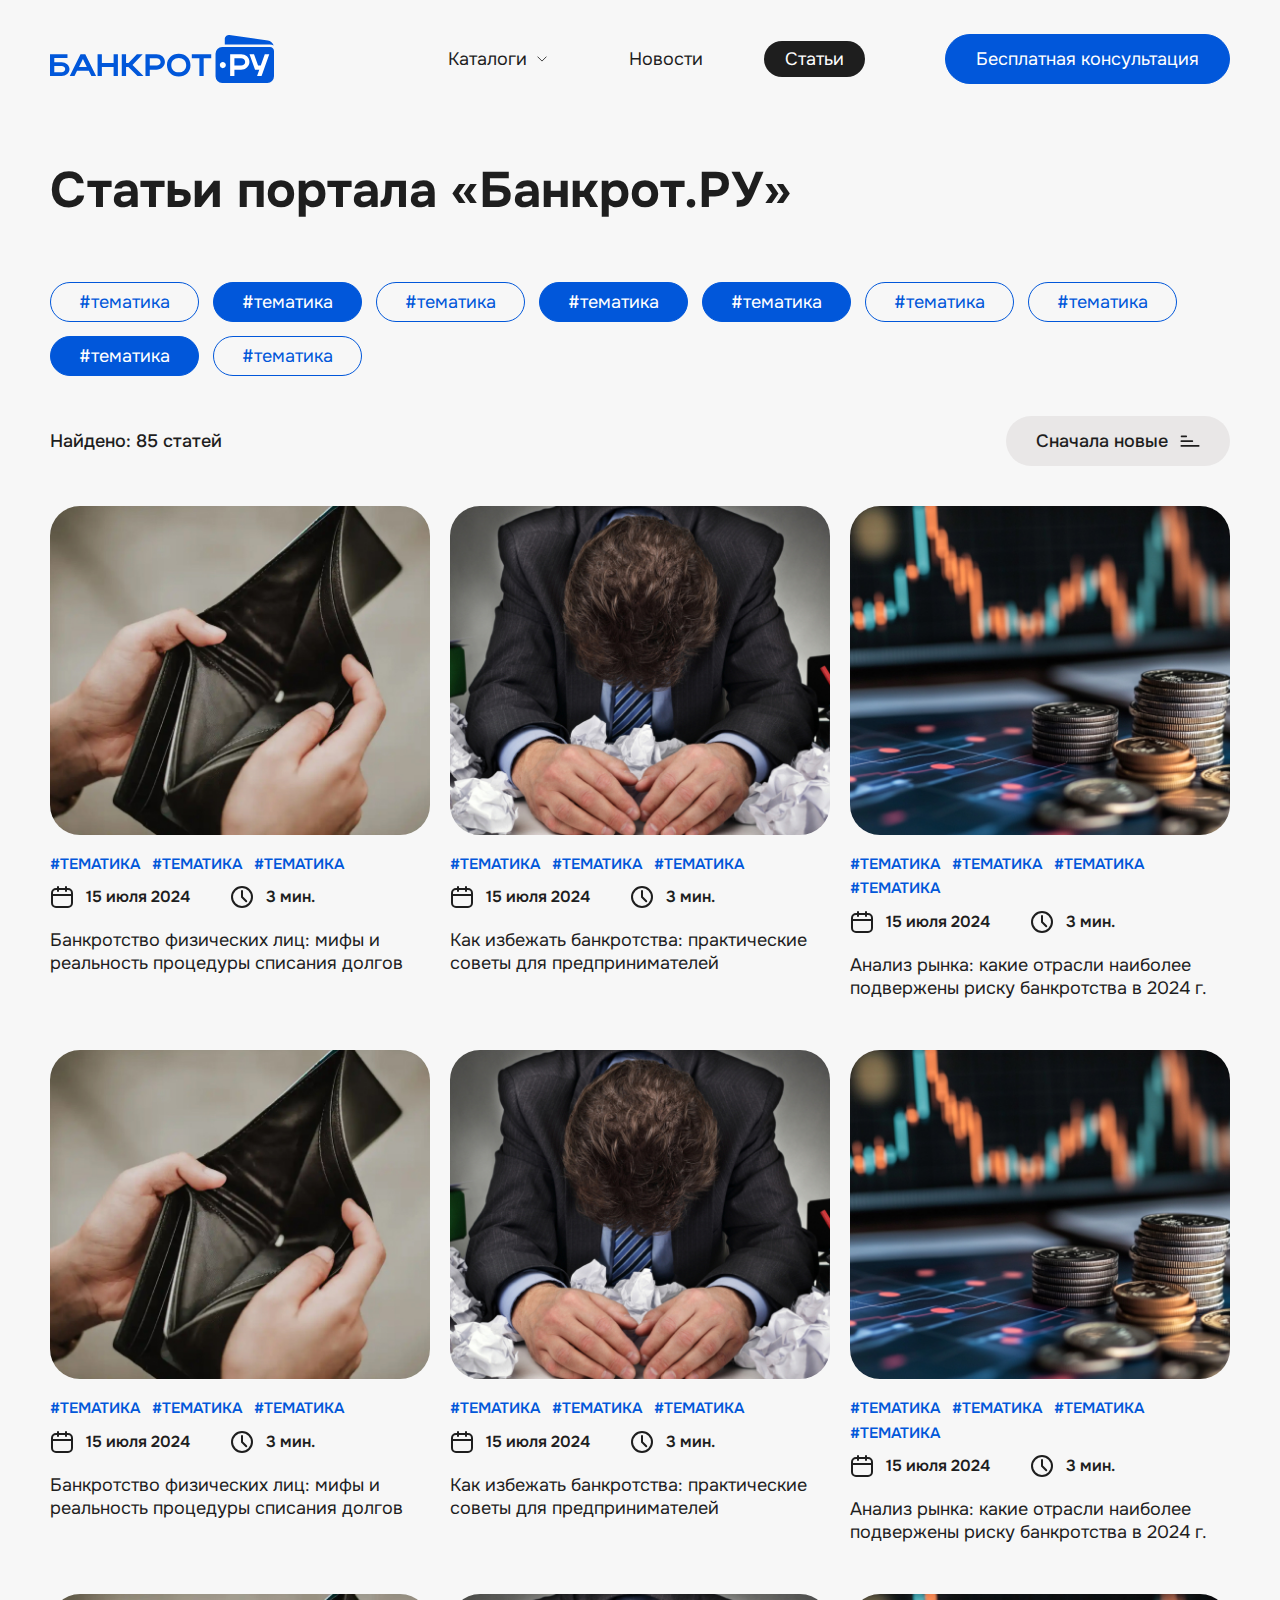
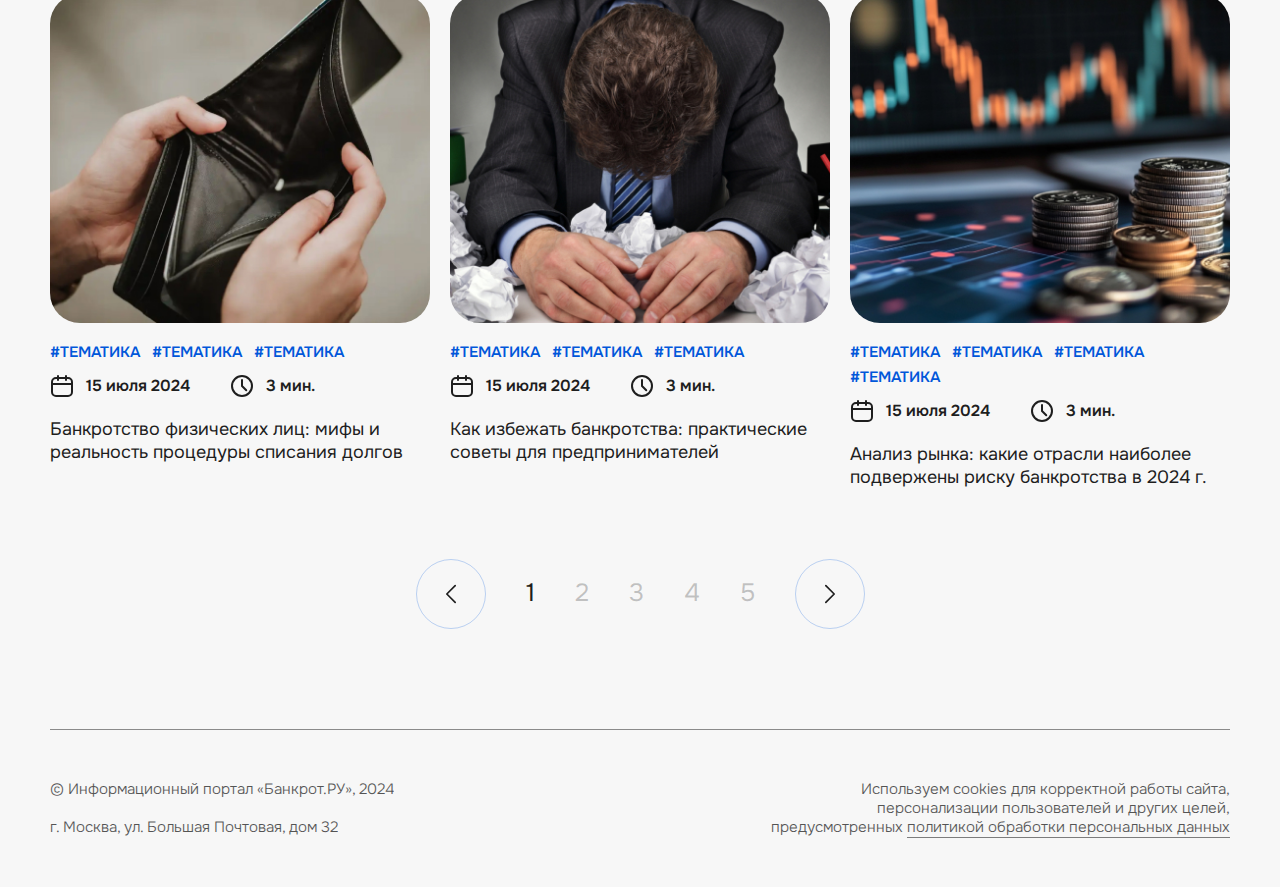
<file: articles.html>
<!DOCTYPE html>
<html lang="ru">

<head>
	<meta charset="UTF-8">
	<meta http-equiv="X-UA-Compatible" content="IE=edge">
	<meta name="viewport" content="width=device-width, initial-scale=1.0">
	<title>Банкрот РУ - Статьи</title>
	<meta property="og:title" content="Банкрот РУ - Статьи">
	<meta property="og:description" content="Описание">
	<meta property="og:url" content="/">
	<meta property="og:site_name" content="Банкрот РУ - Статьи">
	<!-- favicon -->
	<link rel="apple-touch-icon" sizes="180x180" href="img/favicon/apple-touch-icon.png">
	<link rel="icon" type="image/png" sizes="32x32" href="img/favicon/favicon-32x32.png">
	<link rel="icon" type="image/png" sizes="16x16" href="img/favicon/favicon-16x16.png">
	<link rel="manifest" href="img/favicon/site.webmanifest">
	<link rel="mask-icon" href="img/favicon/safari-pinned-tab.svg" color="#5bbad5">
	<meta name="msapplication-TileColor" content="#ffffff">
	<meta name="theme-color" content="#ffffff">
	<!-- styles -->
	<link rel="stylesheet" href="css/vendor.min.css">
	<link rel="stylesheet" href="css/app.min.css">
</head>

<body>
	<!-- wrapper -->
	<div class="wrapper">
		<!-- header -->
		<header class="header" id="header">
			<div class="container">
				<div class="header__wrapper">
					<a href="index.html" class="header__logotype">
						<img src="img/logotype.svg" width="224" height="48" alt="БАНКРОТ РУ">
					</a>
					<nav class="nav header__nav">
						<ul class="nav__list">
							<li class="nav__item ">
								<div class="nav__elem">
									<a href="#" class="nav__link">
										<span>Каталоги</span>
										<svg>
											<use xlink:href="img/sprite.svg#icon-caret"></use>
										</svg>
									</a>
									<div class="nav__dropdown">
										<ul class="nav__sublist">
											<li class="nav__subitem">
												<a href="#" class="nav__sublink">
													<span>Каталог фирм по банкротству</span>
													<svg>
														<use xlink:href="img/sprite.svg#icon-arrow-more"></use>
													</svg>
												</a>
											</li>
											<li class="nav__subitem">
												<a href="#" class="nav__sublink">
													<span>Каталог СРО по банкротству</span>
													<svg>
														<use xlink:href="img/sprite.svg#icon-arrow-more"></use>
													</svg>
												</a>
											</li>
											<li class="nav__subitem">
												<a href="#" class="nav__sublink">
													<span>Каталог арбитражных управляющих</span>
													<svg>
														<use xlink:href="img/sprite.svg#icon-arrow-more"></use>
													</svg>
												</a>
											</li>
										</ul>
									</div>
								</div>
							</li>
							<li class="nav__item ">
								<a href="news.html" class="nav__link">Новости</a>
							</li>
							<li class="nav__item is--active">
								<a href="articles.html" class="nav__link">Статьи</a>
							</li>
						</ul>
					</nav>
					<a href="#" class="header__btn btn btn--md modal-btn" data-id="modal-consultation">Бесплатная консультация</a>
					<button class="hamburger" id="hamburger-toggle" aria-label="Меню">
						<span class="hamburger__inner"></span>
						<span class="hamburger__inner"></span>
						<span class="hamburger__inner"></span>
					</button>
				</div>
			</div>
		</header>
		<!-- end of header -->
		<!-- content -->
		<div class="wrapper__content">
			<!-- articles -->
			<section class="articles section-top" id="articles">
				<div class="container">
					<div class="page-heading">
						<h1 class="page-heading__title">Статьи портала «Банкрот.РУ» </h1>
					</div>
					<div class="tags articles__tags">
						<ul class="tags__list">
							<li class="tags__item">
								<a href="#" class="tags__btn">#тематика</a>
							</li>
							<li class="tags__item is--active">
								<a href="#" class="tags__btn">#тематика</a>
							</li>
							<li class="tags__item">
								<a href="#" class="tags__btn">#тематика</a>
							</li>
							<li class="tags__item is--active">
								<a href="#" class="tags__btn">#тематика</a>
							</li>
							<li class="tags__item is--active">
								<a href="#" class="tags__btn">#тематика</a>
							</li>
							<li class="tags__item">
								<a href="#" class="tags__btn">#тематика</a>
							</li>
							<li class="tags__item">
								<a href="#" class="tags__btn">#тематика</a>
							</li>
							<li class="tags__item is--active">
								<a href="#" class="tags__btn">#тематика</a>
							</li>
							<li class="tags__item">
								<a href="#" class="tags__btn">#тематика</a>
							</li>
						</ul>
					</div>
					<div class="articles__top">
						<span class="articles__subtitle"><span class="hidden">Найдено:</span> <span>85 статей</span></span>
						<div class="c-sort articles__sort">
							<button class="c-sort__trigger">
								<span>Сначала новые</span>
								<svg>
									<use xlink:href="img/sprite.svg#icon-sort"></use>
								</svg>
							</button>
						</div>
					</div>
					<div class="articles__wrapper">
						<div class="articles-card articles__item">
							<a href="article.html" class="articles-card__img">
								<img src="img/articles-01.jpg" alt="Image">
							</a>
							<div class="articles-card__body">
								<div class="articles-card__tags">
									<a href="#" class="articles-card__tag">#тематика</a>
									<a href="#" class="articles-card__tag">#тематика</a>
									<a href="#" class="articles-card__tag">#тематика</a>
								</div>
								<div class="articles-card__elems">
									<span class="articles-card__elem">
										<svg>
											<use xlink:href="img/sprite.svg#icon-calendar"></use>
										</svg>
										<span>15 июля 2024</span>
									</span>
									<span class="articles-card__elem">
										<svg>
											<use xlink:href="img/sprite.svg#icon-time"></use>
										</svg>
										<span>3 мин.</span>
									</span>
								</div>
								<a href="article.html" class="articles-card__title">Банкротство физических лиц: мифы и реальность процедуры списания долгов</a>
							</div>
						</div>
						<div class="articles-card articles__item">
							<a href="article.html" class="articles-card__img">
								<img src="img/articles-02.jpg" alt="Image">
							</a>
							<div class="articles-card__body">
								<div class="articles-card__tags">
									<a href="#" class="articles-card__tag">#тематика</a>
									<a href="#" class="articles-card__tag">#тематика</a>
									<a href="#" class="articles-card__tag">#тематика</a>
								</div>
								<div class="articles-card__elems">
									<span class="articles-card__elem">
										<svg>
											<use xlink:href="img/sprite.svg#icon-calendar"></use>
										</svg>
										<span>15 июля 2024</span>
									</span>
									<span class="articles-card__elem">
										<svg>
											<use xlink:href="img/sprite.svg#icon-time"></use>
										</svg>
										<span>3 мин.</span>
									</span>
								</div>
								<a href="article.html" class="articles-card__title">Как избежать банкротства: практические советы для предпринимателей</a>
							</div>
						</div>
						<div class="articles-card articles__item">
							<a href="article.html" class="articles-card__img">
								<img src="img/articles-03.jpg" alt="Image">
							</a>
							<div class="articles-card__body">
								<div class="articles-card__tags">
									<a href="#" class="articles-card__tag">#тематика</a>
									<a href="#" class="articles-card__tag">#тематика</a>
									<a href="#" class="articles-card__tag">#тематика</a>
									<a href="#" class="articles-card__tag">#тематика</a>
								</div>
								<div class="articles-card__elems">
									<span class="articles-card__elem">
										<svg>
											<use xlink:href="img/sprite.svg#icon-calendar"></use>
										</svg>
										<span>15 июля 2024</span>
									</span>
									<span class="articles-card__elem">
										<svg>
											<use xlink:href="img/sprite.svg#icon-time"></use>
										</svg>
										<span>3 мин.</span>
									</span>
								</div>
								<a href="article.html" class="articles-card__title">Анализ рынка: какие отрасли наиболее подвержены риску банкротства в 2024 г.</a>
							</div>
						</div>
						<div class="articles-card articles__item">
							<a href="article.html" class="articles-card__img">
								<img src="img/articles-01.jpg" alt="Image">
							</a>
							<div class="articles-card__body">
								<div class="articles-card__tags">
									<a href="#" class="articles-card__tag">#тематика</a>
									<a href="#" class="articles-card__tag">#тематика</a>
									<a href="#" class="articles-card__tag">#тематика</a>
								</div>
								<div class="articles-card__elems">
									<span class="articles-card__elem">
										<svg>
											<use xlink:href="img/sprite.svg#icon-calendar"></use>
										</svg>
										<span>15 июля 2024</span>
									</span>
									<span class="articles-card__elem">
										<svg>
											<use xlink:href="img/sprite.svg#icon-time"></use>
										</svg>
										<span>3 мин.</span>
									</span>
								</div>
								<a href="article.html" class="articles-card__title">Банкротство физических лиц: мифы и реальность процедуры списания долгов</a>
							</div>
						</div>
						<div class="articles-card articles__item">
							<a href="article.html" class="articles-card__img">
								<img src="img/articles-02.jpg" alt="Image">
							</a>
							<div class="articles-card__body">
								<div class="articles-card__tags">
									<a href="#" class="articles-card__tag">#тематика</a>
									<a href="#" class="articles-card__tag">#тематика</a>
									<a href="#" class="articles-card__tag">#тематика</a>
								</div>
								<div class="articles-card__elems">
									<span class="articles-card__elem">
										<svg>
											<use xlink:href="img/sprite.svg#icon-calendar"></use>
										</svg>
										<span>15 июля 2024</span>
									</span>
									<span class="articles-card__elem">
										<svg>
											<use xlink:href="img/sprite.svg#icon-time"></use>
										</svg>
										<span>3 мин.</span>
									</span>
								</div>
								<a href="article.html" class="articles-card__title">Как избежать банкротства: практические советы для предпринимателей</a>
							</div>
						</div>
						<div class="articles-card articles__item">
							<a href="article.html" class="articles-card__img">
								<img src="img/articles-03.jpg" alt="Image">
							</a>
							<div class="articles-card__body">
								<div class="articles-card__tags">
									<a href="#" class="articles-card__tag">#тематика</a>
									<a href="#" class="articles-card__tag">#тематика</a>
									<a href="#" class="articles-card__tag">#тематика</a>
									<a href="#" class="articles-card__tag">#тематика</a>
								</div>
								<div class="articles-card__elems">
									<span class="articles-card__elem">
										<svg>
											<use xlink:href="img/sprite.svg#icon-calendar"></use>
										</svg>
										<span>15 июля 2024</span>
									</span>
									<span class="articles-card__elem">
										<svg>
											<use xlink:href="img/sprite.svg#icon-time"></use>
										</svg>
										<span>3 мин.</span>
									</span>
								</div>
								<a href="article.html" class="articles-card__title">Анализ рынка: какие отрасли наиболее подвержены риску банкротства в 2024 г.</a>
							</div>
						</div>
						<div class="articles-card articles__item">
							<a href="article.html" class="articles-card__img">
								<img src="img/articles-01.jpg" alt="Image">
							</a>
							<div class="articles-card__body">
								<div class="articles-card__tags">
									<a href="#" class="articles-card__tag">#тематика</a>
									<a href="#" class="articles-card__tag">#тематика</a>
									<a href="#" class="articles-card__tag">#тематика</a>
								</div>
								<div class="articles-card__elems">
									<span class="articles-card__elem">
										<svg>
											<use xlink:href="img/sprite.svg#icon-calendar"></use>
										</svg>
										<span>15 июля 2024</span>
									</span>
									<span class="articles-card__elem">
										<svg>
											<use xlink:href="img/sprite.svg#icon-time"></use>
										</svg>
										<span>3 мин.</span>
									</span>
								</div>
								<a href="article.html" class="articles-card__title">Банкротство физических лиц: мифы и реальность процедуры списания долгов</a>
							</div>
						</div>
						<div class="articles-card articles__item">
							<a href="article.html" class="articles-card__img">
								<img src="img/articles-02.jpg" alt="Image">
							</a>
							<div class="articles-card__body">
								<div class="articles-card__tags">
									<a href="#" class="articles-card__tag">#тематика</a>
									<a href="#" class="articles-card__tag">#тематика</a>
									<a href="#" class="articles-card__tag">#тематика</a>
								</div>
								<div class="articles-card__elems">
									<span class="articles-card__elem">
										<svg>
											<use xlink:href="img/sprite.svg#icon-calendar"></use>
										</svg>
										<span>15 июля 2024</span>
									</span>
									<span class="articles-card__elem">
										<svg>
											<use xlink:href="img/sprite.svg#icon-time"></use>
										</svg>
										<span>3 мин.</span>
									</span>
								</div>
								<a href="article.html" class="articles-card__title">Как избежать банкротства: практические советы для предпринимателей</a>
							</div>
						</div>
						<div class="articles-card articles__item">
							<a href="article.html" class="articles-card__img">
								<img src="img/articles-03.jpg" alt="Image">
							</a>
							<div class="articles-card__body">
								<div class="articles-card__tags">
									<a href="#" class="articles-card__tag">#тематика</a>
									<a href="#" class="articles-card__tag">#тематика</a>
									<a href="#" class="articles-card__tag">#тематика</a>
									<a href="#" class="articles-card__tag">#тематика</a>
								</div>
								<div class="articles-card__elems">
									<span class="articles-card__elem">
										<svg>
											<use xlink:href="img/sprite.svg#icon-calendar"></use>
										</svg>
										<span>15 июля 2024</span>
									</span>
									<span class="articles-card__elem">
										<svg>
											<use xlink:href="img/sprite.svg#icon-time"></use>
										</svg>
										<span>3 мин.</span>
									</span>
								</div>
								<a href="article.html" class="articles-card__title">Анализ рынка: какие отрасли наиболее подвержены риску банкротства в 2024 г.</a>
							</div>
						</div>
					</div>
					<div class="pagination articles__pagination">
						<ul class="pagination__list">
							<li class="pagination__item">
								<button class="pagination__btn pagination__btn--circle" aria-label="Назад">
									<svg>
										<use xlink:href="img/sprite.svg#icon-arrow-prev"></use>
									</svg>
								</button>
							</li>
							<li class="pagination__item is--active">
								<button class="pagination__btn">1</button>
							</li>
							<li class="pagination__item">
								<button class="pagination__btn">2</button>
							</li>
							<li class="pagination__item">
								<button class="pagination__btn">3</button>
							</li>
							<li class="pagination__item">
								<button class="pagination__btn">4</button>
							</li>
							<li class="pagination__item">
								<button class="pagination__btn">5</button>
							</li>
							<li class="pagination__item">
								<button class="pagination__btn pagination__btn--circle" aria-label="Далее">
									<svg>
										<use xlink:href="img/sprite.svg#icon-arrow-next"></use>
									</svg>
								</button>
							</li>
						</ul>
					</div>
				</div>
			</section>
			<!-- end of articles -->
		</div>
		<!-- end of content -->
		<!-- footer -->
		<footer class="footer" id="footer">
			<div class="container">
				<div class="footer__wrapper">
					<div class="footer__left">
						<p class="footer__copyright">© Информационный портал «Банкрот.РУ», 2024</p>
						<address class="footer__copyright">г. Москва, ул. Большая Почтовая, дом 32</address>
					</div>
					<div class="footer__right">
						<p class="footer__copyright">
							Используем cookies для корректной работы сайта,<br>
							персонализации пользователей и других целей,<br>
							предусмотренных <a href="#">политикой обработки персональных данных</a>
						</p>
					</div>
				</div>
			</div>
		</footer>
		<!-- end of footer -->
	</div>
	<!-- end of wrapper -->
	<!-- menu -->
	<div class="menu" id="menu">
		<div class="menu__wrap">
			<div class="menu__top">
				<picture class="menu__logotype">
					<img src="img/logotype-white.svg" width="141" height="30" alt="БАНКРОТ РУ">
				</picture>
				<button class="menu__close" aria-label="Закрыть">
					<svg>
						<use xlink:href="img/sprite.svg#icon-close"></use>
					</svg>
				</button>
			</div>
			<nav class="menu-nav menu__nav">
				<ul class="menu-nav__list">
					<li class="menu-nav__item">
						<div class="menu-nav__elem">
							<a href="#" class="menu-nav__link">Каталоги</a>
							<div class="menu-nav__dropdown">
								<ul class="menu-nav__sublist">
									<li class="menu-nav__subitem">
										<a href="#" class="menu-nav__sublink">Каталог фирм по банкротству </a>
									</li>
									<li class="menu-nav__subitem">
										<a href="#" class="menu-nav__sublink">Каталог СРО по банкротству</a>
									</li>
									<li class="menu-nav__subitem">
										<a href="#" class="menu-nav__sublink">Каталог арбитражных управляющих</a>
									</li>
								</ul>
							</div>
						</div>
					</li>
					<li class="menu-nav__item ">
						<a href="news.html" class="menu-nav__link">Новости</a>
					</li>
					<li class="menu-nav__item is--active">
						<a href="articles.html" class="menu-nav__link">Статьи</a>
					</li>
				</ul>
			</nav>
			<a href="#" class="menu__btn btn btn--border-white">Бесплатная консультация</a>
		</div>
	</div>
	<!-- end of menu -->
	<!-- modals -->
	<div class="modal" id="modal-consultation">
		<div class="modal__wrap">
			<div class="modal__wrapper">
				<button class="modal__close-btn modal__close" aria-label="Закрыть">
					<svg class="modal__close-icon">
						<use xlink:href="img/sprite.svg#icon-close"></use>
					</svg>
				</button>
				<span class="modal__heading">Заполните форму и получите бесплатную консультацию</span>
				<form action="#" class="modal-form modal__form">
					<div class="modal-form__inner">
						<div class="input-field modal-form__input">
							<input type="tel" class="input-field__input" placeholder="Телефон" data-inputmask="'mask': '+7 (999) 999-99-99'">
						</div>
						<button class="modal-form__btn btn">Отправить заявку</button>
					</div>
					<p class="modal-form__copyright">Нажимая на кнопку, соглашаюсь с <a href="#">политикой конфиденциальности</a> <br>и <a href="#">пользовательским соглашением</a></p>
				</form>
			</div>
		</div>
	</div>
	<!-- end of modals -->
	<!-- scripts -->
	<script src="js/vendor.min.js"></script>
	<script src="js/app.min.js"></script>
</body>

</html>
</file>
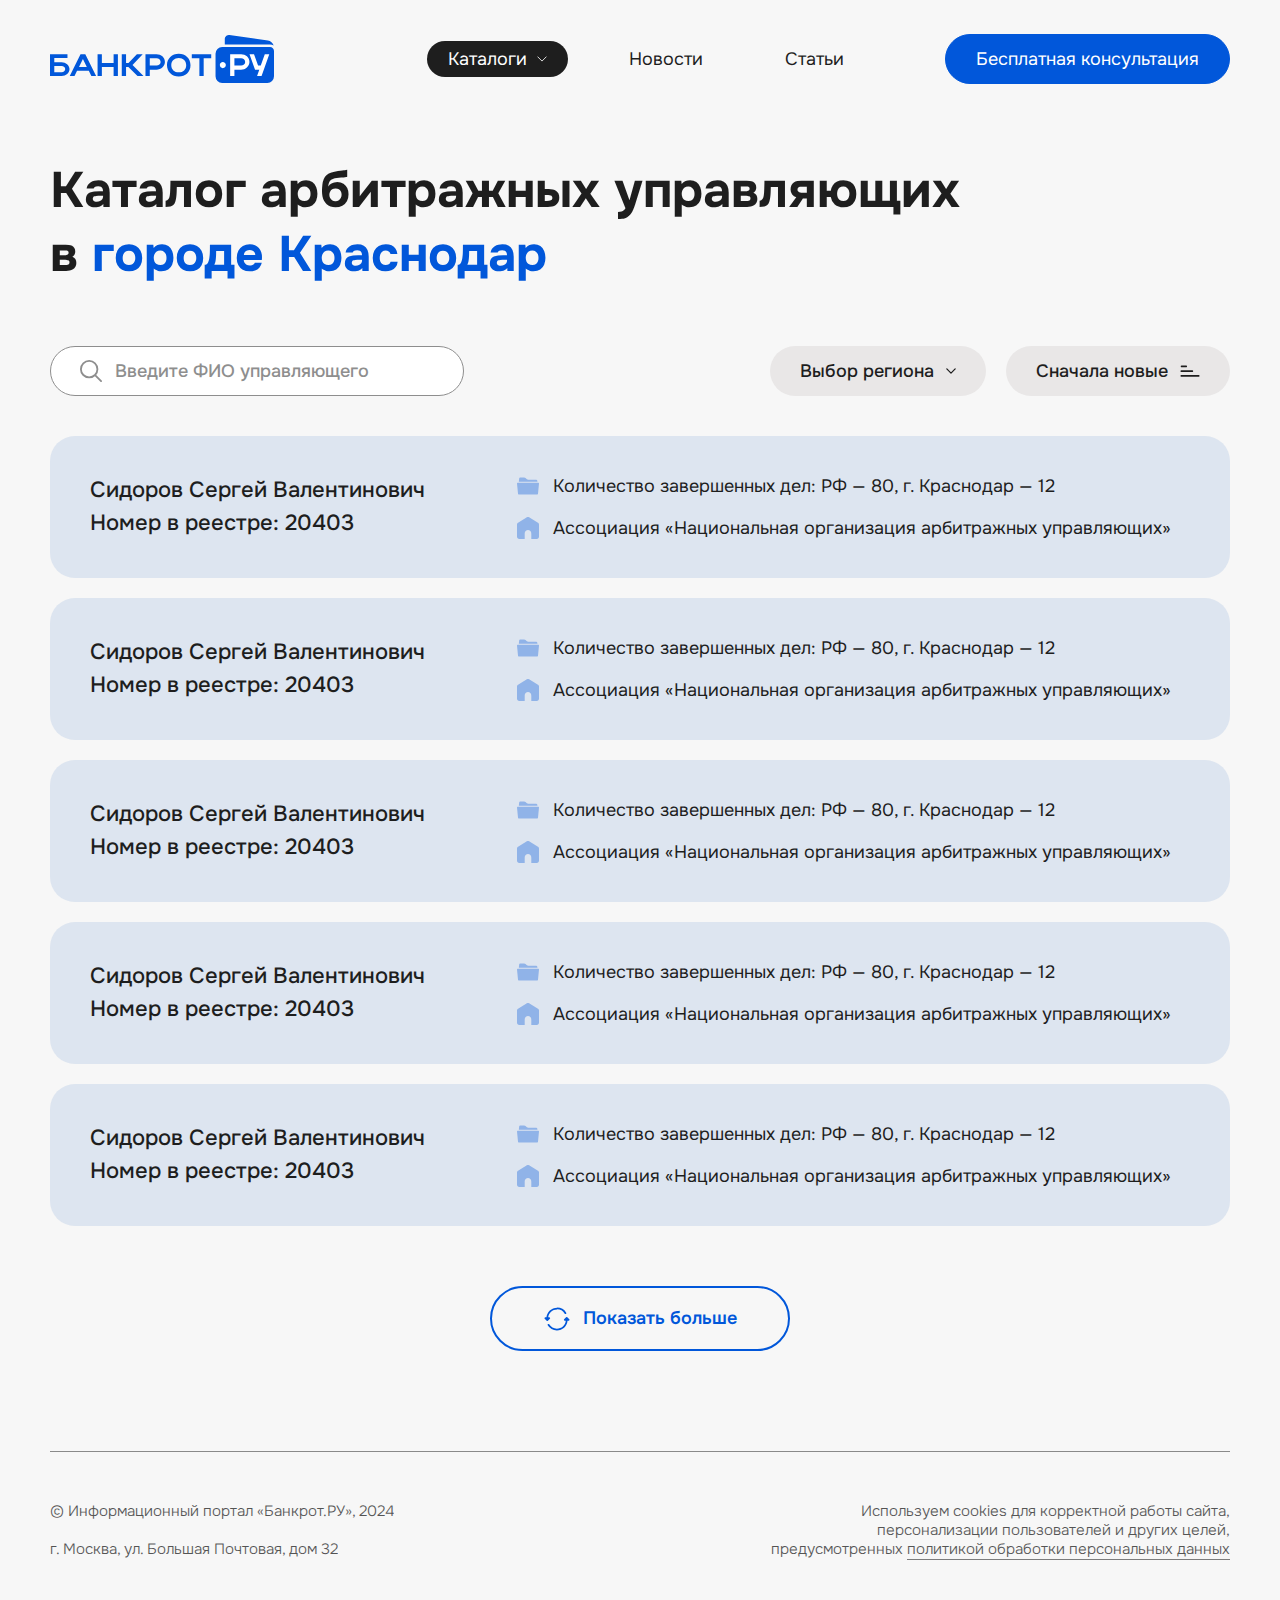
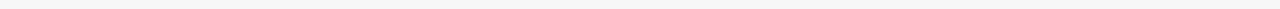
<file: catalog-arbitration.html>
<!DOCTYPE html>
<html lang="ru">

<head>
	<meta charset="UTF-8">
	<meta http-equiv="X-UA-Compatible" content="IE=edge">
	<meta name="viewport" content="width=device-width, initial-scale=1.0">
	<title>Банкрот РУ - Каталог СРО</title>
	<meta property="og:title" content="Банкрот РУ - Каталог СРО">
	<meta property="og:description" content="Описание">
	<meta property="og:url" content="/">
	<meta property="og:site_name" content="Банкрот РУ - Каталог СРО">
	<!-- favicon -->
	<link rel="apple-touch-icon" sizes="180x180" href="img/favicon/apple-touch-icon.png">
	<link rel="icon" type="image/png" sizes="32x32" href="img/favicon/favicon-32x32.png">
	<link rel="icon" type="image/png" sizes="16x16" href="img/favicon/favicon-16x16.png">
	<link rel="manifest" href="img/favicon/site.webmanifest">
	<link rel="mask-icon" href="img/favicon/safari-pinned-tab.svg" color="#5bbad5">
	<meta name="msapplication-TileColor" content="#ffffff">
	<meta name="theme-color" content="#ffffff">
	<!-- styles -->
	<link rel="stylesheet" href="css/vendor.min.css">
	<link rel="stylesheet" href="css/app.min.css">
</head>

<body>
	<!-- wrapper -->
	<div class="wrapper">
		<!-- header -->
		<header class="header" id="header">
			<div class="container">
				<div class="header__wrapper">
					<a href="index.html" class="header__logotype">
						<img src="img/logotype.svg" width="224" height="48" alt="БАНКРОТ РУ">
					</a>
					<nav class="nav header__nav">
						<ul class="nav__list">
							<li class="nav__item is--active">
								<div class="nav__elem">
									<a href="#" class="nav__link">
										<span>Каталоги</span>
										<svg>
											<use xlink:href="img/sprite.svg#icon-caret"></use>
										</svg>
									</a>
									<div class="nav__dropdown">
										<ul class="nav__sublist">
											<li class="nav__subitem">
												<a href="#" class="nav__sublink">
													<span>Каталог фирм по банкротству</span>
													<svg>
														<use xlink:href="img/sprite.svg#icon-arrow-more"></use>
													</svg>
												</a>
											</li>
											<li class="nav__subitem">
												<a href="#" class="nav__sublink">
													<span>Каталог СРО по банкротству</span>
													<svg>
														<use xlink:href="img/sprite.svg#icon-arrow-more"></use>
													</svg>
												</a>
											</li>
											<li class="nav__subitem">
												<a href="#" class="nav__sublink">
													<span>Каталог арбитражных управляющих</span>
													<svg>
														<use xlink:href="img/sprite.svg#icon-arrow-more"></use>
													</svg>
												</a>
											</li>
										</ul>
									</div>
								</div>
							</li>
							<li class="nav__item ">
								<a href="news.html" class="nav__link">Новости</a>
							</li>
							<li class="nav__item ">
								<a href="articles.html" class="nav__link">Статьи</a>
							</li>
						</ul>
					</nav>
					<a href="#" class="header__btn btn btn--md modal-btn" data-id="modal-consultation">Бесплатная консультация</a>
					<button class="hamburger" id="hamburger-toggle" aria-label="Меню">
						<span class="hamburger__inner"></span>
						<span class="hamburger__inner"></span>
						<span class="hamburger__inner"></span>
					</button>
				</div>
			</div>
		</header>
		<!-- end of header -->
		<!-- content -->
		<div class="wrapper__content">
			<!-- catalog -->
			<section class="catalog section-top" id="catalog">
				<div class="container">
					<div class="page-heading">
						<h1 class="page-heading__title page-heading__title--sm">
							Каталог арбитражных управляющих<br>
							в <a href="#">городе Краснодар</a>
						</h1>
					</div>
					<div class="catalog__top">
						<div class="c-search catalog__search">
							<form class="c-search__inner">
								<button class="c-search__btn" aria-label="Искать">
									<svg>
										<use xlink:href="img/sprite.svg#icon-search"></use>
									</svg>
								</button>
								<input type="text" class="c-search__input" placeholder="Введите ФИО управляющего">
							</form>
						</div>
						<div class="catalog__top-inner">
							<div class="c-sort catalog__sort">
								<button class="c-sort__trigger c-sort__trigger--sm">
									<span>Выбор региона</span>
									<svg>
										<use xlink:href="img/sprite.svg#icon-caret-bold"></use>
									</svg>
								</button>
								<div class="c-sort__dropdown">
									<form action="#" class="c-sort__form">
										<div class="c-sort__form-inner">
											<input type="text" class="c-sort__input" placeholder="Найти город или регион">
											<button class="c-sort__search" aria-label="Искать">
												<svg>
													<use xlink:href="img/sprite.svg#icon-search"></use>
												</svg>
											</button>
										</div>
									</form>
									<div class="c-sort__scroll" data-simplebar>
										<ul class="c-sort__list">
											<li class="c-sort__item">
												<a href="#" class="c-sort__value">Ангарск</a>
											</li>
											<li class="c-sort__item">
												<a href="#" class="c-sort__value">Архангельск</a>
											</li>
											<li class="c-sort__item">
												<a href="#" class="c-sort__value">Астрахань</a>
											</li>
											<li class="c-sort__item">
												<a href="#" class="c-sort__value">Барнаул</a>
											</li>
											<li class="c-sort__item">
												<a href="#" class="c-sort__value">Белгород</a>
											</li>
											<li class="c-sort__item">
												<a href="#" class="c-sort__value">Бийск</a>
											</li>
											<li class="c-sort__item">
												<a href="#" class="c-sort__value">Благовещенск</a>
											</li>
											<li class="c-sort__item">
												<a href="#" class="c-sort__value">Братск</a>
											</li>
											<li class="c-sort__item">
												<a href="#" class="c-sort__value">Брянск</a>
											</li>
											<li class="c-sort__item">
												<a href="#" class="c-sort__value">Великий Новгород</a>
											</li>
											<li class="c-sort__item">
												<a href="#" class="c-sort__value">Владивосток</a>
											</li>
											<li class="c-sort__item">
												<a href="#" class="c-sort__value">Владикавказ</a>
											</li>
											<li class="c-sort__item">
												<a href="#" class="c-sort__value">Владимир</a>
											</li>
											<li class="c-sort__item">
												<a href="#" class="c-sort__value">Волгоград</a>
											</li>
											<li class="c-sort__item">
												<a href="#" class="c-sort__value">Краснодар</a>
											</li>
											<li class="c-sort__item">
												<a href="#" class="c-sort__value">Москва</a>
											</li>
											<li class="c-sort__item">
												<a href="#" class="c-sort__value">Сочи</a>
											</li>
										</ul>
									</div>
								</div>
							</div>
							<div class="c-sort c-sort--right c-sort--sm catalog__sort">
								<button class="c-sort__trigger">
									<span>Сначала новые</span>
									<svg>
										<use xlink:href="img/sprite.svg#icon-sort"></use>
									</svg>
								</button>
								<div class="c-sort__dropdown">
									<div class="c-sort__scroll" data-simplebar>
										<ul class="c-sort__list">
											<li class="c-sort__item">
												<a href="#" class="c-sort__value">По возрастанию</a>
											</li>
											<li class="c-sort__item">
												<a href="#" class="c-sort__value">По убыванию</a>
											</li>
											<li class="c-sort__item">
												<a href="#" class="c-sort__value">По дате</a>
											</li>
										</ul>
									</div>
								</div>
							</div>
						</div>
					</div>
					<div class="catalog__wrapper">
						<div class="catalog-card catalog__item">
							<div class="catalog-card__wrapper">
								<div class="catalog-card__block catalog-card__block--long">
									<h3 class="catalog-card__title">Cидоров Сергей Валентинович <br>Номер в реестре: 20403</h3>
								</div>
								<div class="catalog-card__block">
									<div class="catalog-card__elems">
										<span class="catalog-card__elem">
											<svg>
												<use xlink:href="img/sprite.svg#icon-folder"></use>
											</svg>
											<span>Количество завершенных дел: РФ — 80, г. Краснодар — 12</span>
										</span>
									</div>
									<div class="catalog-card__elems">
										<span class="catalog-card__elem">
											<svg>
												<use xlink:href="img/sprite.svg#icon-home"></use>
											</svg>
											<span>Ассоциация «Национальная организация арбитражных управляющих» </span>
										</span>
									</div>
								</div>
							</div>
						</div>
						<div class="catalog-card catalog__item">
							<div class="catalog-card__wrapper">
								<div class="catalog-card__block catalog-card__block--long">
									<h3 class="catalog-card__title">Cидоров Сергей Валентинович <br>Номер в реестре: 20403</h3>
								</div>
								<div class="catalog-card__block">
									<div class="catalog-card__elems">
										<span class="catalog-card__elem">
											<svg>
												<use xlink:href="img/sprite.svg#icon-folder"></use>
											</svg>
											<span>Количество завершенных дел: РФ — 80, г. Краснодар — 12</span>
										</span>
									</div>
									<div class="catalog-card__elems">
										<span class="catalog-card__elem">
											<svg>
												<use xlink:href="img/sprite.svg#icon-home"></use>
											</svg>
											<span>Ассоциация «Национальная организация арбитражных управляющих» </span>
										</span>
									</div>
								</div>
							</div>
						</div>
						<div class="catalog-card catalog__item">
							<div class="catalog-card__wrapper">
								<div class="catalog-card__block catalog-card__block--long">
									<h3 class="catalog-card__title">Cидоров Сергей Валентинович <br>Номер в реестре: 20403</h3>
								</div>
								<div class="catalog-card__block">
									<div class="catalog-card__elems">
										<span class="catalog-card__elem">
											<svg>
												<use xlink:href="img/sprite.svg#icon-folder"></use>
											</svg>
											<span>Количество завершенных дел: РФ — 80, г. Краснодар — 12</span>
										</span>
									</div>
									<div class="catalog-card__elems">
										<span class="catalog-card__elem">
											<svg>
												<use xlink:href="img/sprite.svg#icon-home"></use>
											</svg>
											<span>Ассоциация «Национальная организация арбитражных управляющих» </span>
										</span>
									</div>
								</div>
							</div>
						</div>
						<div class="catalog-card catalog__item">
							<div class="catalog-card__wrapper">
								<div class="catalog-card__block catalog-card__block--long">
									<h3 class="catalog-card__title">Cидоров Сергей Валентинович <br>Номер в реестре: 20403</h3>
								</div>
								<div class="catalog-card__block">
									<div class="catalog-card__elems">
										<span class="catalog-card__elem">
											<svg>
												<use xlink:href="img/sprite.svg#icon-folder"></use>
											</svg>
											<span>Количество завершенных дел: РФ — 80, г. Краснодар — 12</span>
										</span>
									</div>
									<div class="catalog-card__elems">
										<span class="catalog-card__elem">
											<svg>
												<use xlink:href="img/sprite.svg#icon-home"></use>
											</svg>
											<span>Ассоциация «Национальная организация арбитражных управляющих» </span>
										</span>
									</div>
								</div>
							</div>
						</div>
						<div class="catalog-card catalog__item">
							<div class="catalog-card__wrapper">
								<div class="catalog-card__block catalog-card__block--long">
									<h3 class="catalog-card__title">Cидоров Сергей Валентинович <br>Номер в реестре: 20403</h3>
								</div>
								<div class="catalog-card__block">
									<div class="catalog-card__elems">
										<span class="catalog-card__elem">
											<svg>
												<use xlink:href="img/sprite.svg#icon-folder"></use>
											</svg>
											<span>Количество завершенных дел: РФ — 80, г. Краснодар — 12</span>
										</span>
									</div>
									<div class="catalog-card__elems">
										<span class="catalog-card__elem">
											<svg>
												<use xlink:href="img/sprite.svg#icon-home"></use>
											</svg>
											<span>Ассоциация «Национальная организация арбитражных управляющих» </span>
										</span>
									</div>
								</div>
							</div>
						</div>
					</div>
					<button class="catalog__more btn btn--border">
						<svg>
							<use xlink:href="img/sprite.svg#icon-refresh"></use>
						</svg>
						<span>Показать больше</span>
					</button>
				</div>
			</section>
			<!-- end of catalog -->
		</div>
		<!-- end of content -->
		<!-- footer -->
		<footer class="footer" id="footer">
			<div class="container">
				<div class="footer__wrapper">
					<div class="footer__left">
						<p class="footer__copyright">© Информационный портал «Банкрот.РУ», 2024</p>
						<address class="footer__copyright">г. Москва, ул. Большая Почтовая, дом 32</address>
					</div>
					<div class="footer__right">
						<p class="footer__copyright">
							Используем cookies для корректной работы сайта,<br>
							персонализации пользователей и других целей,<br>
							предусмотренных <a href="#">политикой обработки персональных данных</a>
						</p>
					</div>
				</div>
			</div>
		</footer>
		<!-- end of footer -->
	</div>
	<!-- end of wrapper -->
	<!-- menu -->
	<div class="menu" id="menu">
		<div class="menu__wrap">
			<div class="menu__top">
				<picture class="menu__logotype">
					<img src="img/logotype-white.svg" width="141" height="30" alt="БАНКРОТ РУ">
				</picture>
				<button class="menu__close" aria-label="Закрыть">
					<svg>
						<use xlink:href="img/sprite.svg#icon-close"></use>
					</svg>
				</button>
			</div>
			<nav class="menu-nav menu__nav">
				<ul class="menu-nav__list">
					<li class="menu-nav__item">
						<div class="menu-nav__elem">
							<a href="#" class="menu-nav__link">Каталоги</a>
							<div class="menu-nav__dropdown">
								<ul class="menu-nav__sublist">
									<li class="menu-nav__subitem">
										<a href="#" class="menu-nav__sublink">Каталог фирм по банкротству </a>
									</li>
									<li class="menu-nav__subitem">
										<a href="#" class="menu-nav__sublink">Каталог СРО по банкротству</a>
									</li>
									<li class="menu-nav__subitem">
										<a href="#" class="menu-nav__sublink">Каталог арбитражных управляющих</a>
									</li>
								</ul>
							</div>
						</div>
					</li>
					<li class="menu-nav__item is--active">
						<a href="news.html" class="menu-nav__link">Новости</a>
					</li>
					<li class="menu-nav__item ">
						<a href="articles.html" class="menu-nav__link">Статьи</a>
					</li>
				</ul>
			</nav>
			<a href="#" class="menu__btn btn btn--border-white">Бесплатная консультация</a>
		</div>
	</div>
	<!-- end of menu -->
	<!-- modals -->
	<div class="modal" id="modal-consultation">
		<div class="modal__wrap">
			<div class="modal__wrapper">
				<button class="modal__close-btn modal__close" aria-label="Закрыть">
					<svg class="modal__close-icon">
						<use xlink:href="img/sprite.svg#icon-close"></use>
					</svg>
				</button>
				<span class="modal__heading">Заполните форму и получите бесплатную консультацию</span>
				<form action="#" class="modal-form modal__form">
					<div class="modal-form__inner">
						<div class="input-field modal-form__input">
							<input type="tel" class="input-field__input" placeholder="Телефон" data-inputmask="'mask': '+7 (999) 999-99-99'">
						</div>
						<button class="modal-form__btn btn">Отправить заявку</button>
					</div>
					<p class="modal-form__copyright">Нажимая на кнопку, соглашаюсь с <a href="#">политикой конфиденциальности</a> <br>и <a href="#">пользовательским соглашением</a></p>
				</form>
			</div>
		</div>
	</div>
	<!-- end of modals -->
	<!-- scripts -->
	<script src="js/vendor.min.js"></script>
	<script src="js/app.min.js"></script>
</body>

</html>
</file>
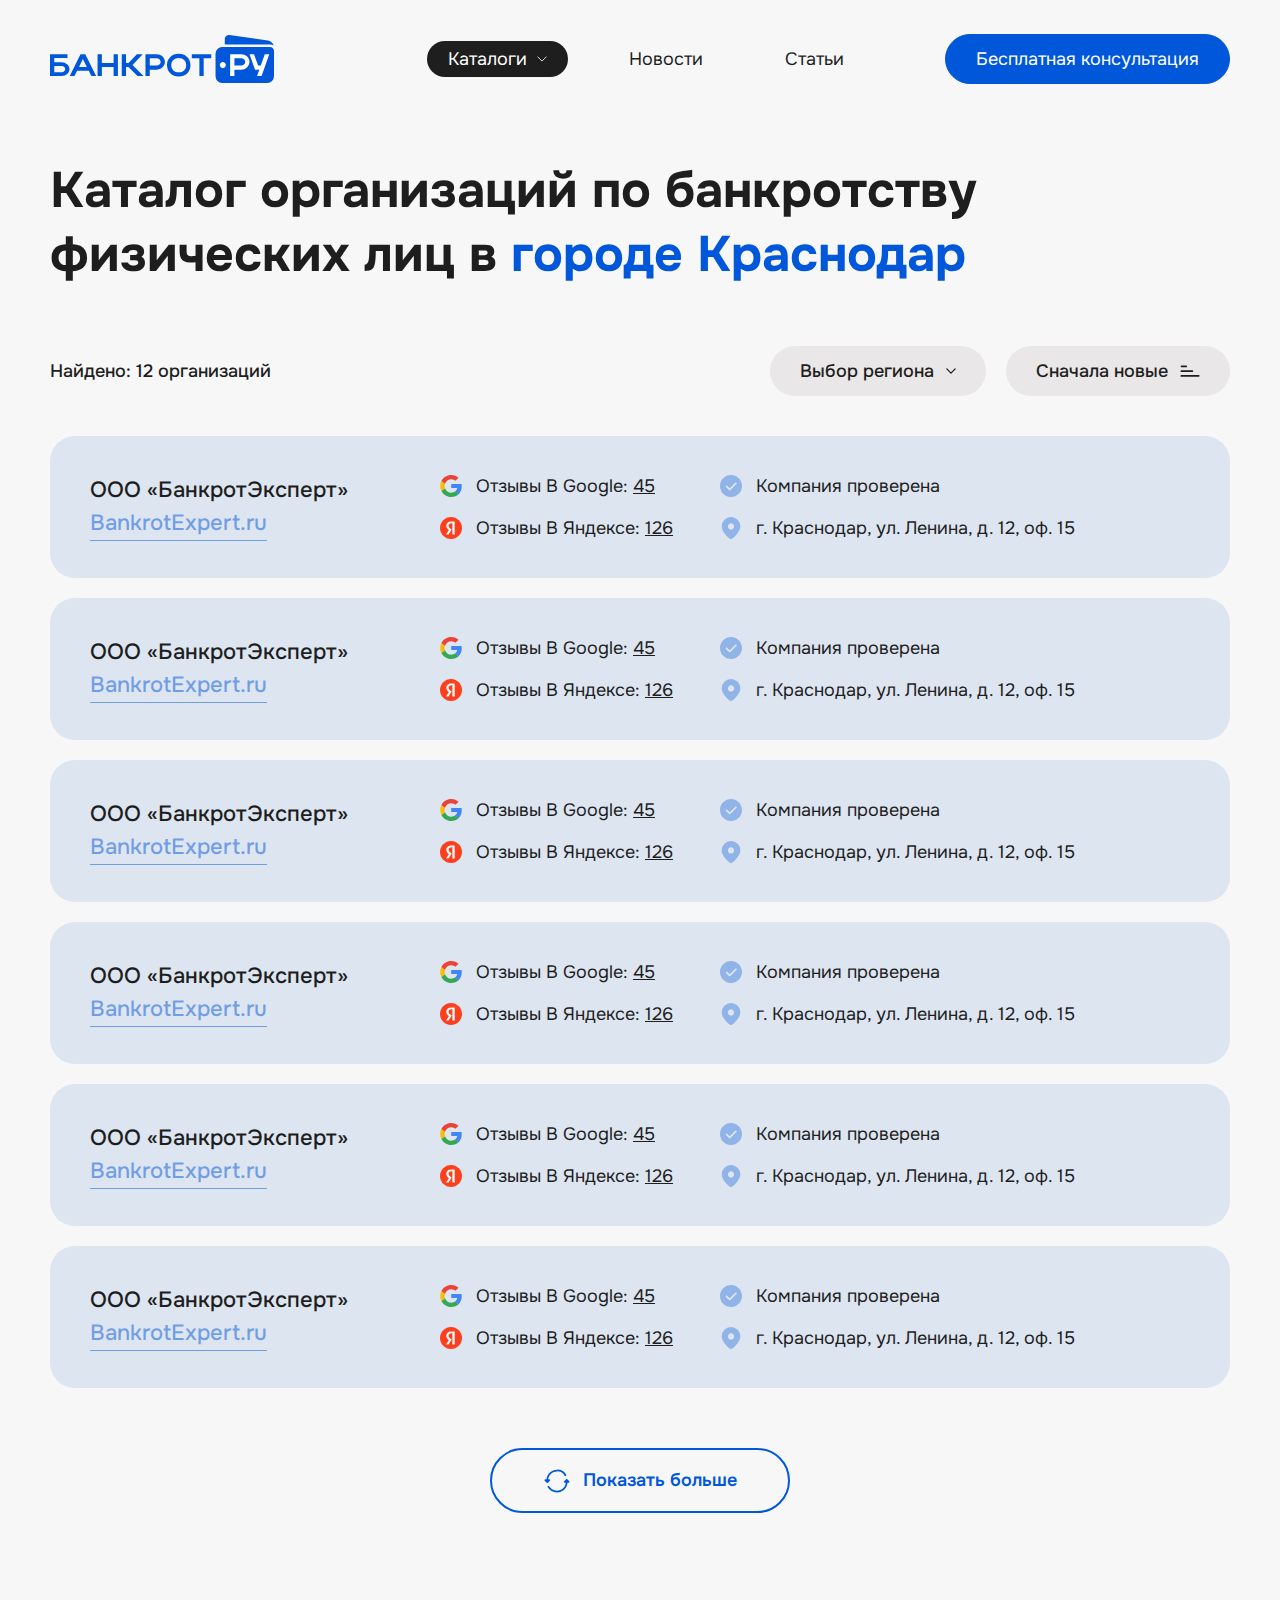
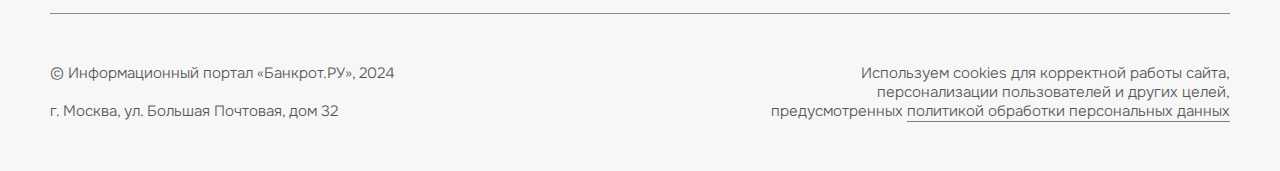
<file: catalog-organizations.html>
<!DOCTYPE html>
<html lang="ru">

<head>
	<meta charset="UTF-8">
	<meta http-equiv="X-UA-Compatible" content="IE=edge">
	<meta name="viewport" content="width=device-width, initial-scale=1.0">
	<title>Банкрот РУ - Каталог СРО</title>
	<meta property="og:title" content="Банкрот РУ - Каталог СРО">
	<meta property="og:description" content="Описание">
	<meta property="og:url" content="/">
	<meta property="og:site_name" content="Банкрот РУ - Каталог СРО">
	<!-- favicon -->
	<link rel="apple-touch-icon" sizes="180x180" href="img/favicon/apple-touch-icon.png">
	<link rel="icon" type="image/png" sizes="32x32" href="img/favicon/favicon-32x32.png">
	<link rel="icon" type="image/png" sizes="16x16" href="img/favicon/favicon-16x16.png">
	<link rel="manifest" href="img/favicon/site.webmanifest">
	<link rel="mask-icon" href="img/favicon/safari-pinned-tab.svg" color="#5bbad5">
	<meta name="msapplication-TileColor" content="#ffffff">
	<meta name="theme-color" content="#ffffff">
	<!-- styles -->
	<link rel="stylesheet" href="css/vendor.min.css">
	<link rel="stylesheet" href="css/app.min.css">
</head>

<body>
	<!-- wrapper -->
	<div class="wrapper">
		<!-- header -->
		<header class="header" id="header">
			<div class="container">
				<div class="header__wrapper">
					<a href="index.html" class="header__logotype">
						<img src="img/logotype.svg" width="224" height="48" alt="БАНКРОТ РУ">
					</a>
					<nav class="nav header__nav">
						<ul class="nav__list">
							<li class="nav__item is--active">
								<div class="nav__elem">
									<a href="#" class="nav__link">
										<span>Каталоги</span>
										<svg>
											<use xlink:href="img/sprite.svg#icon-caret"></use>
										</svg>
									</a>
									<div class="nav__dropdown">
										<ul class="nav__sublist">
											<li class="nav__subitem">
												<a href="#" class="nav__sublink">
													<span>Каталог фирм по банкротству</span>
													<svg>
														<use xlink:href="img/sprite.svg#icon-arrow-more"></use>
													</svg>
												</a>
											</li>
											<li class="nav__subitem">
												<a href="#" class="nav__sublink">
													<span>Каталог СРО по банкротству</span>
													<svg>
														<use xlink:href="img/sprite.svg#icon-arrow-more"></use>
													</svg>
												</a>
											</li>
											<li class="nav__subitem">
												<a href="#" class="nav__sublink">
													<span>Каталог арбитражных управляющих</span>
													<svg>
														<use xlink:href="img/sprite.svg#icon-arrow-more"></use>
													</svg>
												</a>
											</li>
										</ul>
									</div>
								</div>
							</li>
							<li class="nav__item ">
								<a href="news.html" class="nav__link">Новости</a>
							</li>
							<li class="nav__item ">
								<a href="articles.html" class="nav__link">Статьи</a>
							</li>
						</ul>
					</nav>
					<a href="#" class="header__btn btn btn--md modal-btn" data-id="modal-consultation">Бесплатная консультация</a>
					<button class="hamburger" id="hamburger-toggle" aria-label="Меню">
						<span class="hamburger__inner"></span>
						<span class="hamburger__inner"></span>
						<span class="hamburger__inner"></span>
					</button>
				</div>
			</div>
		</header>
		<!-- end of header -->
		<!-- content -->
		<div class="wrapper__content">
			<!-- catalog -->
			<section class="catalog section-top" id="catalog">
				<div class="container">
					<div class="page-heading">
						<h1 class="page-heading__title page-heading__title--sm">
							Каталог организаций по банкротству<br>
							физических лиц в <a href="#">городе Краснодар</a>
						</h1>
					</div>
					<div class="catalog__top">
						<span class="catalog__subtitle"><span class="hidden">Найдено:</span> <span>12 организаций</span></span>
						<div class="catalog__top-inner">
							<div class="c-sort catalog__sort">
								<button class="c-sort__trigger c-sort__trigger--sm">
									<span>Выбор региона</span>
									<svg>
										<use xlink:href="img/sprite.svg#icon-caret-bold"></use>
									</svg>
								</button>
								<div class="c-sort__dropdown">
									<form action="#" class="c-sort__form">
										<div class="c-sort__form-inner">
											<input type="text" class="c-sort__input" placeholder="Найти город или регион">
											<button class="c-sort__search" aria-label="Искать">
												<svg>
													<use xlink:href="img/sprite.svg#icon-search"></use>
												</svg>
											</button>
										</div>
									</form>
									<div class="c-sort__scroll" data-simplebar>
										<ul class="c-sort__list">
											<li class="c-sort__item">
												<a href="#" class="c-sort__value">Ангарск</a>
											</li>
											<li class="c-sort__item">
												<a href="#" class="c-sort__value">Архангельск</a>
											</li>
											<li class="c-sort__item">
												<a href="#" class="c-sort__value">Астрахань</a>
											</li>
											<li class="c-sort__item">
												<a href="#" class="c-sort__value">Барнаул</a>
											</li>
											<li class="c-sort__item">
												<a href="#" class="c-sort__value">Белгород</a>
											</li>
											<li class="c-sort__item">
												<a href="#" class="c-sort__value">Бийск</a>
											</li>
											<li class="c-sort__item">
												<a href="#" class="c-sort__value">Благовещенск</a>
											</li>
											<li class="c-sort__item">
												<a href="#" class="c-sort__value">Братск</a>
											</li>
											<li class="c-sort__item">
												<a href="#" class="c-sort__value">Брянск</a>
											</li>
											<li class="c-sort__item">
												<a href="#" class="c-sort__value">Великий Новгород</a>
											</li>
											<li class="c-sort__item">
												<a href="#" class="c-sort__value">Владивосток</a>
											</li>
											<li class="c-sort__item">
												<a href="#" class="c-sort__value">Владикавказ</a>
											</li>
											<li class="c-sort__item">
												<a href="#" class="c-sort__value">Владимир</a>
											</li>
											<li class="c-sort__item">
												<a href="#" class="c-sort__value">Волгоград</a>
											</li>
											<li class="c-sort__item">
												<a href="#" class="c-sort__value">Краснодар</a>
											</li>
											<li class="c-sort__item">
												<a href="#" class="c-sort__value">Москва</a>
											</li>
											<li class="c-sort__item">
												<a href="#" class="c-sort__value">Сочи</a>
											</li>
										</ul>
									</div>
								</div>
							</div>
							<div class="c-sort c-sort--right c-sort--sm catalog__sort">
								<button class="c-sort__trigger">
									<span>Сначала новые</span>
									<svg>
										<use xlink:href="img/sprite.svg#icon-sort"></use>
									</svg>
								</button>
								<div class="c-sort__dropdown">
									<div class="c-sort__scroll" data-simplebar>
										<ul class="c-sort__list">
											<li class="c-sort__item">
												<a href="#" class="c-sort__value">По возрастанию</a>
											</li>
											<li class="c-sort__item">
												<a href="#" class="c-sort__value">По убыванию</a>
											</li>
											<li class="c-sort__item">
												<a href="#" class="c-sort__value">По дате</a>
											</li>
										</ul>
									</div>
								</div>
							</div>
						</div>
					</div>
					<div class="catalog__wrapper">
						<div class="catalog-card catalog__item">
							<div class="catalog-card__wrapper">
								<div class="catalog-card__block catalog-card__block--short">
									<h3 class="catalog-card__title catalog-card__title--sm">ООО «БанкротЭксперт»</h3>
									<a class="catalog-card__link" href="bankrotexpert.ru" target="_blank">BankrotExpert.ru</a>
								</div>
								<div class="catalog-card__block">
									<div class="catalog-card__elems">
										<span class="catalog-card__elem">
											<svg>
												<use xlink:href="img/sprite.svg#icon-google"></use>
											</svg>
											<span>Отзывы В Google: <a href="#">45</a></span>
										</span>
									</div>
									<div class="catalog-card__elems">
										<span class="catalog-card__elem">
											<svg>
												<use xlink:href="img/sprite.svg#icon-ya"></use>
											</svg>
											<span>Отзывы В Яндексе: <a href="#">126</a></span>
										</span>
									</div>
								</div>
								<div class="catalog-card__block">
									<div class="catalog-card__elems">
										<span class="catalog-card__elem">
											<svg>
												<use xlink:href="img/sprite.svg#icon-done"></use>
											</svg>
											<span>Компания проверена</span>
										</span>
									</div>
									<div class="catalog-card__elems">
										<span class="catalog-card__elem">
											<svg>
												<use xlink:href="img/sprite.svg#icon-location"></use>
											</svg>
											<span>г. Краснодар, ул. Ленина, д. 12, оф. 15 </span>
										</span>
									</div>
								</div>
							</div>
						</div>
						<div class="catalog-card catalog__item">
							<div class="catalog-card__wrapper">
								<div class="catalog-card__block catalog-card__block--short">
									<h3 class="catalog-card__title catalog-card__title--sm">ООО «БанкротЭксперт»</h3>
									<a class="catalog-card__link" href="bankrotexpert.ru" target="_blank">BankrotExpert.ru</a>
								</div>
								<div class="catalog-card__block">
									<div class="catalog-card__elems">
										<span class="catalog-card__elem">
											<svg>
												<use xlink:href="img/sprite.svg#icon-google"></use>
											</svg>
											<span>Отзывы В Google: <a href="#">45</a></span>
										</span>
									</div>
									<div class="catalog-card__elems">
										<span class="catalog-card__elem">
											<svg>
												<use xlink:href="img/sprite.svg#icon-ya"></use>
											</svg>
											<span>Отзывы В Яндексе: <a href="#">126</a></span>
										</span>
									</div>
								</div>
								<div class="catalog-card__block">
									<div class="catalog-card__elems">
										<span class="catalog-card__elem">
											<svg>
												<use xlink:href="img/sprite.svg#icon-done"></use>
											</svg>
											<span>Компания проверена</span>
										</span>
									</div>
									<div class="catalog-card__elems">
										<span class="catalog-card__elem">
											<svg>
												<use xlink:href="img/sprite.svg#icon-location"></use>
											</svg>
											<span>г. Краснодар, ул. Ленина, д. 12, оф. 15 </span>
										</span>
									</div>
								</div>
							</div>
						</div>
						<div class="catalog-card catalog__item">
							<div class="catalog-card__wrapper">
								<div class="catalog-card__block catalog-card__block--short">
									<h3 class="catalog-card__title catalog-card__title--sm">ООО «БанкротЭксперт»</h3>
									<a class="catalog-card__link" href="bankrotexpert.ru" target="_blank">BankrotExpert.ru</a>
								</div>
								<div class="catalog-card__block">
									<div class="catalog-card__elems">
										<span class="catalog-card__elem">
											<svg>
												<use xlink:href="img/sprite.svg#icon-google"></use>
											</svg>
											<span>Отзывы В Google: <a href="#">45</a></span>
										</span>
									</div>
									<div class="catalog-card__elems">
										<span class="catalog-card__elem">
											<svg>
												<use xlink:href="img/sprite.svg#icon-ya"></use>
											</svg>
											<span>Отзывы В Яндексе: <a href="#">126</a></span>
										</span>
									</div>
								</div>
								<div class="catalog-card__block">
									<div class="catalog-card__elems">
										<span class="catalog-card__elem">
											<svg>
												<use xlink:href="img/sprite.svg#icon-done"></use>
											</svg>
											<span>Компания проверена</span>
										</span>
									</div>
									<div class="catalog-card__elems">
										<span class="catalog-card__elem">
											<svg>
												<use xlink:href="img/sprite.svg#icon-location"></use>
											</svg>
											<span>г. Краснодар, ул. Ленина, д. 12, оф. 15 </span>
										</span>
									</div>
								</div>
							</div>
						</div>
						<div class="catalog-card catalog__item">
							<div class="catalog-card__wrapper">
								<div class="catalog-card__block catalog-card__block--short">
									<h3 class="catalog-card__title catalog-card__title--sm">ООО «БанкротЭксперт»</h3>
									<a class="catalog-card__link" href="bankrotexpert.ru" target="_blank">BankrotExpert.ru</a>
								</div>
								<div class="catalog-card__block">
									<div class="catalog-card__elems">
										<span class="catalog-card__elem">
											<svg>
												<use xlink:href="img/sprite.svg#icon-google"></use>
											</svg>
											<span>Отзывы В Google: <a href="#">45</a></span>
										</span>
									</div>
									<div class="catalog-card__elems">
										<span class="catalog-card__elem">
											<svg>
												<use xlink:href="img/sprite.svg#icon-ya"></use>
											</svg>
											<span>Отзывы В Яндексе: <a href="#">126</a></span>
										</span>
									</div>
								</div>
								<div class="catalog-card__block">
									<div class="catalog-card__elems">
										<span class="catalog-card__elem">
											<svg>
												<use xlink:href="img/sprite.svg#icon-done"></use>
											</svg>
											<span>Компания проверена</span>
										</span>
									</div>
									<div class="catalog-card__elems">
										<span class="catalog-card__elem">
											<svg>
												<use xlink:href="img/sprite.svg#icon-location"></use>
											</svg>
											<span>г. Краснодар, ул. Ленина, д. 12, оф. 15 </span>
										</span>
									</div>
								</div>
							</div>
						</div>
						<div class="catalog-card catalog__item">
							<div class="catalog-card__wrapper">
								<div class="catalog-card__block catalog-card__block--short">
									<h3 class="catalog-card__title catalog-card__title--sm">ООО «БанкротЭксперт»</h3>
									<a class="catalog-card__link" href="bankrotexpert.ru" target="_blank">BankrotExpert.ru</a>
								</div>
								<div class="catalog-card__block">
									<div class="catalog-card__elems">
										<span class="catalog-card__elem">
											<svg>
												<use xlink:href="img/sprite.svg#icon-google"></use>
											</svg>
											<span>Отзывы В Google: <a href="#">45</a></span>
										</span>
									</div>
									<div class="catalog-card__elems">
										<span class="catalog-card__elem">
											<svg>
												<use xlink:href="img/sprite.svg#icon-ya"></use>
											</svg>
											<span>Отзывы В Яндексе: <a href="#">126</a></span>
										</span>
									</div>
								</div>
								<div class="catalog-card__block">
									<div class="catalog-card__elems">
										<span class="catalog-card__elem">
											<svg>
												<use xlink:href="img/sprite.svg#icon-done"></use>
											</svg>
											<span>Компания проверена</span>
										</span>
									</div>
									<div class="catalog-card__elems">
										<span class="catalog-card__elem">
											<svg>
												<use xlink:href="img/sprite.svg#icon-location"></use>
											</svg>
											<span>г. Краснодар, ул. Ленина, д. 12, оф. 15 </span>
										</span>
									</div>
								</div>
							</div>
						</div>
						<div class="catalog-card catalog__item">
							<div class="catalog-card__wrapper">
								<div class="catalog-card__block catalog-card__block--short">
									<h3 class="catalog-card__title catalog-card__title--sm">ООО «БанкротЭксперт»</h3>
									<a class="catalog-card__link" href="bankrotexpert.ru" target="_blank">BankrotExpert.ru</a>
								</div>
								<div class="catalog-card__block">
									<div class="catalog-card__elems">
										<span class="catalog-card__elem">
											<svg>
												<use xlink:href="img/sprite.svg#icon-google"></use>
											</svg>
											<span>Отзывы В Google: <a href="#">45</a></span>
										</span>
									</div>
									<div class="catalog-card__elems">
										<span class="catalog-card__elem">
											<svg>
												<use xlink:href="img/sprite.svg#icon-ya"></use>
											</svg>
											<span>Отзывы В Яндексе: <a href="#">126</a></span>
										</span>
									</div>
								</div>
								<div class="catalog-card__block">
									<div class="catalog-card__elems">
										<span class="catalog-card__elem">
											<svg>
												<use xlink:href="img/sprite.svg#icon-done"></use>
											</svg>
											<span>Компания проверена</span>
										</span>
									</div>
									<div class="catalog-card__elems">
										<span class="catalog-card__elem">
											<svg>
												<use xlink:href="img/sprite.svg#icon-location"></use>
											</svg>
											<span>г. Краснодар, ул. Ленина, д. 12, оф. 15 </span>
										</span>
									</div>
								</div>
							</div>
						</div>
					</div>
					<button class="catalog__more btn btn--border">
						<svg>
							<use xlink:href="img/sprite.svg#icon-refresh"></use>
						</svg>
						<span>Показать больше</span>
					</button>
				</div>
			</section>
			<!-- end of catalog -->
		</div>
		<!-- end of content -->
		<!-- footer -->
		<footer class="footer" id="footer">
			<div class="container">
				<div class="footer__wrapper">
					<div class="footer__left">
						<p class="footer__copyright">© Информационный портал «Банкрот.РУ», 2024</p>
						<address class="footer__copyright">г. Москва, ул. Большая Почтовая, дом 32</address>
					</div>
					<div class="footer__right">
						<p class="footer__copyright">
							Используем cookies для корректной работы сайта,<br>
							персонализации пользователей и других целей,<br>
							предусмотренных <a href="#">политикой обработки персональных данных</a>
						</p>
					</div>
				</div>
			</div>
		</footer>
		<!-- end of footer -->
	</div>
	<!-- end of wrapper -->
	<!-- menu -->
	<div class="menu" id="menu">
		<div class="menu__wrap">
			<div class="menu__top">
				<picture class="menu__logotype">
					<img src="img/logotype-white.svg" width="141" height="30" alt="БАНКРОТ РУ">
				</picture>
				<button class="menu__close" aria-label="Закрыть">
					<svg>
						<use xlink:href="img/sprite.svg#icon-close"></use>
					</svg>
				</button>
			</div>
			<nav class="menu-nav menu__nav">
				<ul class="menu-nav__list">
					<li class="menu-nav__item">
						<div class="menu-nav__elem">
							<a href="#" class="menu-nav__link">Каталоги</a>
							<div class="menu-nav__dropdown">
								<ul class="menu-nav__sublist">
									<li class="menu-nav__subitem">
										<a href="#" class="menu-nav__sublink">Каталог фирм по банкротству </a>
									</li>
									<li class="menu-nav__subitem">
										<a href="#" class="menu-nav__sublink">Каталог СРО по банкротству</a>
									</li>
									<li class="menu-nav__subitem">
										<a href="#" class="menu-nav__sublink">Каталог арбитражных управляющих</a>
									</li>
								</ul>
							</div>
						</div>
					</li>
					<li class="menu-nav__item is--active">
						<a href="news.html" class="menu-nav__link">Новости</a>
					</li>
					<li class="menu-nav__item ">
						<a href="articles.html" class="menu-nav__link">Статьи</a>
					</li>
				</ul>
			</nav>
			<a href="#" class="menu__btn btn btn--border-white">Бесплатная консультация</a>
		</div>
	</div>
	<!-- end of menu -->
	<!-- modals -->
	<div class="modal" id="modal-consultation">
		<div class="modal__wrap">
			<div class="modal__wrapper">
				<button class="modal__close-btn modal__close" aria-label="Закрыть">
					<svg class="modal__close-icon">
						<use xlink:href="img/sprite.svg#icon-close"></use>
					</svg>
				</button>
				<span class="modal__heading">Заполните форму и получите бесплатную консультацию</span>
				<form action="#" class="modal-form modal__form">
					<div class="modal-form__inner">
						<div class="input-field modal-form__input">
							<input type="tel" class="input-field__input" placeholder="Телефон" data-inputmask="'mask': '+7 (999) 999-99-99'">
						</div>
						<button class="modal-form__btn btn">Отправить заявку</button>
					</div>
					<p class="modal-form__copyright">Нажимая на кнопку, соглашаюсь с <a href="#">политикой конфиденциальности</a> <br>и <a href="#">пользовательским соглашением</a></p>
				</form>
			</div>
		</div>
	</div>
	<!-- end of modals -->
	<!-- scripts -->
	<script src="js/vendor.min.js"></script>
	<script src="js/app.min.js"></script>
</body>

</html>
</file>
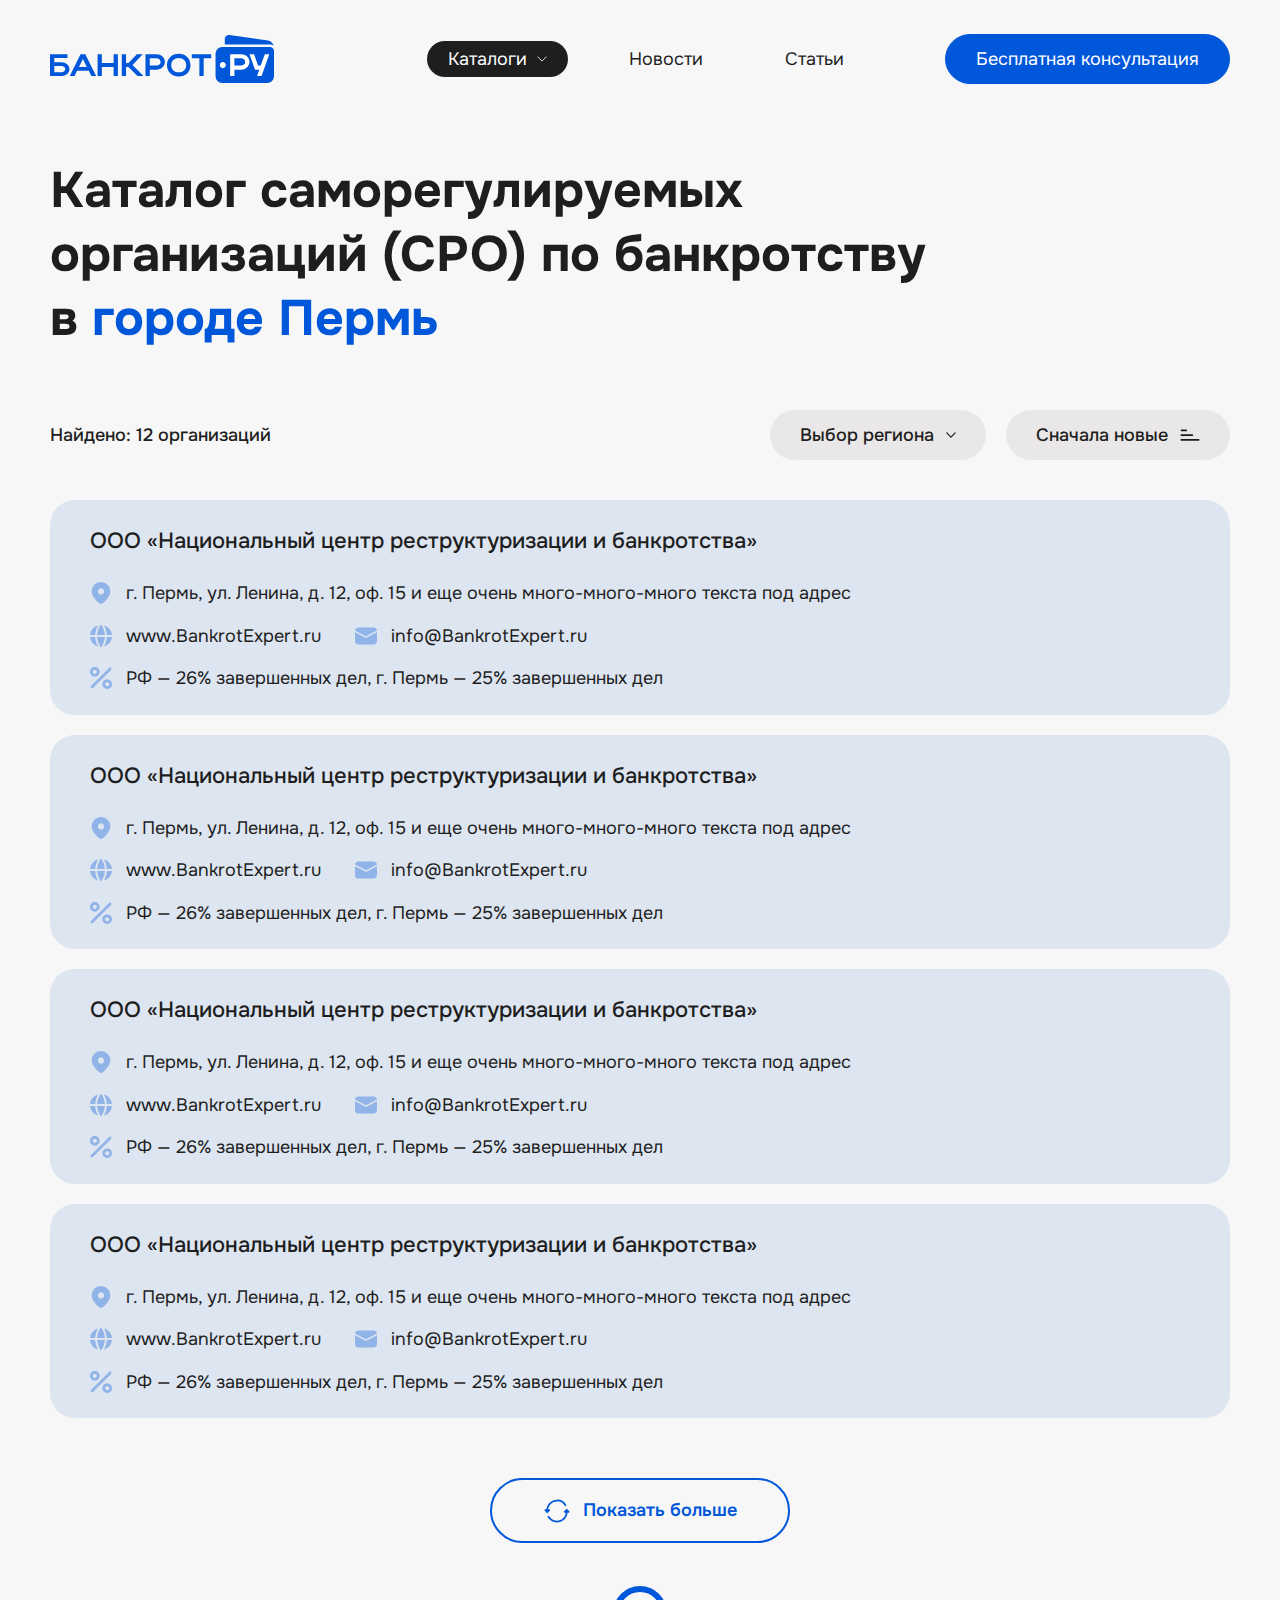
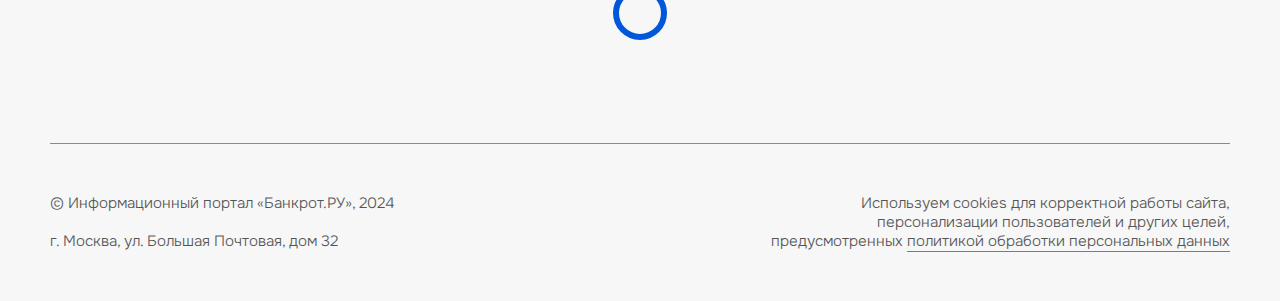
<file: catalog-sro.html>
<!DOCTYPE html>
<html lang="ru">

<head>
	<meta charset="UTF-8">
	<meta http-equiv="X-UA-Compatible" content="IE=edge">
	<meta name="viewport" content="width=device-width, initial-scale=1.0">
	<title>Банкрот РУ - Каталог СРО</title>
	<meta property="og:title" content="Банкрот РУ - Каталог СРО">
	<meta property="og:description" content="Описание">
	<meta property="og:url" content="/">
	<meta property="og:site_name" content="Банкрот РУ - Каталог СРО">
	<!-- favicon -->
	<link rel="apple-touch-icon" sizes="180x180" href="img/favicon/apple-touch-icon.png">
	<link rel="icon" type="image/png" sizes="32x32" href="img/favicon/favicon-32x32.png">
	<link rel="icon" type="image/png" sizes="16x16" href="img/favicon/favicon-16x16.png">
	<link rel="manifest" href="img/favicon/site.webmanifest">
	<link rel="mask-icon" href="img/favicon/safari-pinned-tab.svg" color="#5bbad5">
	<meta name="msapplication-TileColor" content="#ffffff">
	<meta name="theme-color" content="#ffffff">
	<!-- styles -->
	<link rel="stylesheet" href="css/vendor.min.css">
	<link rel="stylesheet" href="css/app.min.css">
</head>

<body>
	<!-- wrapper -->
	<div class="wrapper">
		<!-- header -->
		<header class="header" id="header">
			<div class="container">
				<div class="header__wrapper">
					<a href="index.html" class="header__logotype">
						<img src="img/logotype.svg" width="224" height="48" alt="БАНКРОТ РУ">
					</a>
					<nav class="nav header__nav">
						<ul class="nav__list">
							<li class="nav__item is--active">
								<div class="nav__elem">
									<a href="#" class="nav__link">
										<span>Каталоги</span>
										<svg>
											<use xlink:href="img/sprite.svg#icon-caret"></use>
										</svg>
									</a>
									<div class="nav__dropdown">
										<ul class="nav__sublist">
											<li class="nav__subitem">
												<a href="#" class="nav__sublink">
													<span>Каталог фирм по банкротству</span>
													<svg>
														<use xlink:href="img/sprite.svg#icon-arrow-more"></use>
													</svg>
												</a>
											</li>
											<li class="nav__subitem">
												<a href="#" class="nav__sublink">
													<span>Каталог СРО по банкротству</span>
													<svg>
														<use xlink:href="img/sprite.svg#icon-arrow-more"></use>
													</svg>
												</a>
											</li>
											<li class="nav__subitem">
												<a href="#" class="nav__sublink">
													<span>Каталог арбитражных управляющих</span>
													<svg>
														<use xlink:href="img/sprite.svg#icon-arrow-more"></use>
													</svg>
												</a>
											</li>
										</ul>
									</div>
								</div>
							</li>
							<li class="nav__item ">
								<a href="news.html" class="nav__link">Новости</a>
							</li>
							<li class="nav__item ">
								<a href="articles.html" class="nav__link">Статьи</a>
							</li>
						</ul>
					</nav>
					<a href="#" class="header__btn btn btn--md modal-btn" data-id="modal-consultation">Бесплатная консультация</a>
					<button class="hamburger" id="hamburger-toggle" aria-label="Меню">
						<span class="hamburger__inner"></span>
						<span class="hamburger__inner"></span>
						<span class="hamburger__inner"></span>
					</button>
				</div>
			</div>
		</header>
		<!-- end of header -->
		<!-- content -->
		<div class="wrapper__content">
			<!-- catalog -->
			<section class="catalog section-top" id="catalog">
				<div class="container">
					<div class="page-heading">
						<h1 class="page-heading__title page-heading__title--sm">
							Каталог саморегулируемых<br>
							организаций (СРО) по банкротству<br>
							в <a href="#">городе Пермь</a>
						</h1>
					</div>
					<div class="catalog__top">
						<span class="catalog__subtitle"><span class="hidden">Найдено:</span> <span>12 организаций</span></span>
						<div class="catalog__top-inner">
							<div class="c-sort catalog__sort">
								<button class="c-sort__trigger c-sort__trigger--sm">
									<span>Выбор региона</span>
									<svg>
										<use xlink:href="img/sprite.svg#icon-caret-bold"></use>
									</svg>
								</button>
								<div class="c-sort__dropdown">
									<form action="#" class="c-sort__form">
										<div class="c-sort__form-inner">
											<input type="text" class="c-sort__input" placeholder="Найти город или регион">
											<button class="c-sort__search" aria-label="Искать">
												<svg>
													<use xlink:href="img/sprite.svg#icon-search"></use>
												</svg>
											</button>
										</div>
									</form>
									<div class="c-sort__scroll" data-simplebar>
										<ul class="c-sort__list">
											<li class="c-sort__item">
												<a href="#" class="c-sort__value">Ангарск</a>
											</li>
											<li class="c-sort__item">
												<a href="#" class="c-sort__value">Архангельск</a>
											</li>
											<li class="c-sort__item">
												<a href="#" class="c-sort__value">Астрахань</a>
											</li>
											<li class="c-sort__item">
												<a href="#" class="c-sort__value">Барнаул</a>
											</li>
											<li class="c-sort__item">
												<a href="#" class="c-sort__value">Белгород</a>
											</li>
											<li class="c-sort__item">
												<a href="#" class="c-sort__value">Бийск</a>
											</li>
											<li class="c-sort__item">
												<a href="#" class="c-sort__value">Благовещенск</a>
											</li>
											<li class="c-sort__item">
												<a href="#" class="c-sort__value">Братск</a>
											</li>
											<li class="c-sort__item">
												<a href="#" class="c-sort__value">Брянск</a>
											</li>
											<li class="c-sort__item">
												<a href="#" class="c-sort__value">Великий Новгород</a>
											</li>
											<li class="c-sort__item">
												<a href="#" class="c-sort__value">Владивосток</a>
											</li>
											<li class="c-sort__item">
												<a href="#" class="c-sort__value">Владикавказ</a>
											</li>
											<li class="c-sort__item">
												<a href="#" class="c-sort__value">Владимир</a>
											</li>
											<li class="c-sort__item">
												<a href="#" class="c-sort__value">Волгоград</a>
											</li>
											<li class="c-sort__item">
												<a href="#" class="c-sort__value">Краснодар</a>
											</li>
											<li class="c-sort__item">
												<a href="#" class="c-sort__value">Москва</a>
											</li>
											<li class="c-sort__item">
												<a href="#" class="c-sort__value">Сочи</a>
											</li>
										</ul>
									</div>
								</div>
							</div>
							<div class="c-sort c-sort--right c-sort--sm catalog__sort">
								<button class="c-sort__trigger">
									<span>Сначала новые</span>
									<svg>
										<use xlink:href="img/sprite.svg#icon-sort"></use>
									</svg>
								</button>
								<div class="c-sort__dropdown">
									<div class="c-sort__scroll" data-simplebar>
										<ul class="c-sort__list">
											<li class="c-sort__item">
												<a href="#" class="c-sort__value">По возрастанию</a>
											</li>
											<li class="c-sort__item">
												<a href="#" class="c-sort__value">По убыванию</a>
											</li>
											<li class="c-sort__item">
												<a href="#" class="c-sort__value">По дате</a>
											</li>
										</ul>
									</div>
								</div>
							</div>
						</div>
					</div>
					<div class="catalog__wrapper">
						<div class="catalog-card catalog__item">
							<h3 class="catalog-card__title">ООО «Национальный центр реструктуризации и банкротства»</h3>
							<div class="catalog-card__info">
								<div class="catalog-card__elems">
									<address class="catalog-card__elem">
										<svg>
											<use xlink:href="img/sprite.svg#icon-location"></use>
										</svg>
										<span>г. Пермь, ул. Ленина, д. 12, оф. 15 и еще очень много-много-много текста под адрес</span>
									</address>
								</div>
								<div class="catalog-card__elems">
									<a href="www.bankrotexpert.ru" class="catalog-card__elem" target="_blank">
										<svg>
											<use xlink:href="img/sprite.svg#icon-globe"></use>
										</svg>
										<span>www.BankrotExpert.ru</span>
									</a>
									<a href="mailto:info@bankrotexpert.ru" class="catalog-card__elem">
										<svg>
											<use xlink:href="img/sprite.svg#icon-email"></use>
										</svg>
										<span>info@BankrotExpert.ru</span>
									</a>
								</div>
								<div class="catalog-card__elems">
									<span class="catalog-card__elem">
										<svg>
											<use xlink:href="img/sprite.svg#icon-percent"></use>
										</svg>
										<span>РФ — 26% завершенных дел, г. Пермь — 25% завершенных дел </span>
									</span>
								</div>
							</div>
						</div>
						<div class="catalog-card catalog__item">
							<h3 class="catalog-card__title">ООО «Национальный центр реструктуризации и банкротства»</h3>
							<div class="catalog-card__info">
								<div class="catalog-card__elems">
									<address class="catalog-card__elem">
										<svg>
											<use xlink:href="img/sprite.svg#icon-location"></use>
										</svg>
										<span>г. Пермь, ул. Ленина, д. 12, оф. 15 и еще очень много-много-много текста под адрес</span>
									</address>
								</div>
								<div class="catalog-card__elems">
									<a href="www.bankrotexpert.ru" class="catalog-card__elem" target="_blank">
										<svg>
											<use xlink:href="img/sprite.svg#icon-globe"></use>
										</svg>
										<span>www.BankrotExpert.ru</span>
									</a>
									<a href="mailto:info@bankrotexpert.ru" class="catalog-card__elem">
										<svg>
											<use xlink:href="img/sprite.svg#icon-email"></use>
										</svg>
										<span>info@BankrotExpert.ru</span>
									</a>
								</div>
								<div class="catalog-card__elems">
									<span class="catalog-card__elem">
										<svg>
											<use xlink:href="img/sprite.svg#icon-percent"></use>
										</svg>
										<span>РФ — 26% завершенных дел, г. Пермь — 25% завершенных дел </span>
									</span>
								</div>
							</div>
						</div>
						<div class="catalog-card catalog__item">
							<h3 class="catalog-card__title">ООО «Национальный центр реструктуризации и банкротства»</h3>
							<div class="catalog-card__info">
								<div class="catalog-card__elems">
									<address class="catalog-card__elem">
										<svg>
											<use xlink:href="img/sprite.svg#icon-location"></use>
										</svg>
										<span>г. Пермь, ул. Ленина, д. 12, оф. 15 и еще очень много-много-много текста под адрес</span>
									</address>
								</div>
								<div class="catalog-card__elems">
									<a href="www.bankrotexpert.ru" class="catalog-card__elem" target="_blank">
										<svg>
											<use xlink:href="img/sprite.svg#icon-globe"></use>
										</svg>
										<span>www.BankrotExpert.ru</span>
									</a>
									<a href="mailto:info@bankrotexpert.ru" class="catalog-card__elem">
										<svg>
											<use xlink:href="img/sprite.svg#icon-email"></use>
										</svg>
										<span>info@BankrotExpert.ru</span>
									</a>
								</div>
								<div class="catalog-card__elems">
									<span class="catalog-card__elem">
										<svg>
											<use xlink:href="img/sprite.svg#icon-percent"></use>
										</svg>
										<span>РФ — 26% завершенных дел, г. Пермь — 25% завершенных дел </span>
									</span>
								</div>
							</div>
						</div>
						<div class="catalog-card catalog__item">
							<h3 class="catalog-card__title">ООО «Национальный центр реструктуризации и банкротства»</h3>
							<div class="catalog-card__info">
								<div class="catalog-card__elems">
									<address class="catalog-card__elem">
										<svg>
											<use xlink:href="img/sprite.svg#icon-location"></use>
										</svg>
										<span>г. Пермь, ул. Ленина, д. 12, оф. 15 и еще очень много-много-много текста под адрес</span>
									</address>
								</div>
								<div class="catalog-card__elems">
									<a href="www.bankrotexpert.ru" class="catalog-card__elem" target="_blank">
										<svg>
											<use xlink:href="img/sprite.svg#icon-globe"></use>
										</svg>
										<span>www.BankrotExpert.ru</span>
									</a>
									<a href="mailto:info@bankrotexpert.ru" class="catalog-card__elem">
										<svg>
											<use xlink:href="img/sprite.svg#icon-email"></use>
										</svg>
										<span>info@BankrotExpert.ru</span>
									</a>
								</div>
								<div class="catalog-card__elems">
									<span class="catalog-card__elem">
										<svg>
											<use xlink:href="img/sprite.svg#icon-percent"></use>
										</svg>
										<span>РФ — 26% завершенных дел, г. Пермь — 25% завершенных дел </span>
									</span>
								</div>
							</div>
						</div>
					</div>
					<button class="catalog__more btn btn--border">
						<svg>
							<use xlink:href="img/sprite.svg#icon-refresh"></use>
						</svg>
						<span>Показать больше</span>
					</button>
					<div class="loader" id="loader">
						<svg class="loader__spinner" width="40" height="40" viewBox="0 0 50 50">
							<circle cx="25" cy="25" r="20" fill="none" stroke-width="5"></circle>
						</svg>
					</div>
				</div>
			</section>
			<!-- end of catalog -->
		</div>
		<!-- end of content -->
		<!-- footer -->
		<footer class="footer" id="footer">
			<div class="container">
				<div class="footer__wrapper">
					<div class="footer__left">
						<p class="footer__copyright">© Информационный портал «Банкрот.РУ», 2024</p>
						<address class="footer__copyright">г. Москва, ул. Большая Почтовая, дом 32</address>
					</div>
					<div class="footer__right">
						<p class="footer__copyright">
							Используем cookies для корректной работы сайта,<br>
							персонализации пользователей и других целей,<br>
							предусмотренных <a href="#">политикой обработки персональных данных</a>
						</p>
					</div>
				</div>
			</div>
		</footer>
		<!-- end of footer -->
	</div>
	<!-- end of wrapper -->
	<!-- menu -->
	<div class="menu" id="menu">
		<div class="menu__wrap">
			<div class="menu__top">
				<picture class="menu__logotype">
					<img src="img/logotype-white.svg" width="141" height="30" alt="БАНКРОТ РУ">
				</picture>
				<button class="menu__close" aria-label="Закрыть">
					<svg>
						<use xlink:href="img/sprite.svg#icon-close"></use>
					</svg>
				</button>
			</div>
			<nav class="menu-nav menu__nav">
				<ul class="menu-nav__list">
					<li class="menu-nav__item">
						<div class="menu-nav__elem">
							<a href="#" class="menu-nav__link">Каталоги</a>
							<div class="menu-nav__dropdown">
								<ul class="menu-nav__sublist">
									<li class="menu-nav__subitem">
										<a href="#" class="menu-nav__sublink">Каталог фирм по банкротству </a>
									</li>
									<li class="menu-nav__subitem">
										<a href="#" class="menu-nav__sublink">Каталог СРО по банкротству</a>
									</li>
									<li class="menu-nav__subitem">
										<a href="#" class="menu-nav__sublink">Каталог арбитражных управляющих</a>
									</li>
								</ul>
							</div>
						</div>
					</li>
					<li class="menu-nav__item is--active">
						<a href="news.html" class="menu-nav__link">Новости</a>
					</li>
					<li class="menu-nav__item ">
						<a href="articles.html" class="menu-nav__link">Статьи</a>
					</li>
				</ul>
			</nav>
			<a href="#" class="menu__btn btn btn--border-white">Бесплатная консультация</a>
		</div>
	</div>
	<!-- end of menu -->
	<!-- modals -->
	<div class="modal" id="modal-consultation">
		<div class="modal__wrap">
			<div class="modal__wrapper">
				<button class="modal__close-btn modal__close" aria-label="Закрыть">
					<svg class="modal__close-icon">
						<use xlink:href="img/sprite.svg#icon-close"></use>
					</svg>
				</button>
				<span class="modal__heading">Заполните форму и получите бесплатную консультацию</span>
				<form action="#" class="modal-form modal__form">
					<div class="modal-form__inner">
						<div class="input-field modal-form__input">
							<input type="tel" class="input-field__input" placeholder="Телефон" data-inputmask="'mask': '+7 (999) 999-99-99'">
						</div>
						<button class="modal-form__btn btn">Отправить заявку</button>
					</div>
					<p class="modal-form__copyright">Нажимая на кнопку, соглашаюсь с <a href="#">политикой конфиденциальности</a> <br>и <a href="#">пользовательским соглашением</a></p>
				</form>
			</div>
		</div>
	</div>
	<!-- end of modals -->
	<!-- scripts -->
	<script src="js/vendor.min.js"></script>
	<script src="js/app.min.js"></script>
</body>

</html>
</file>
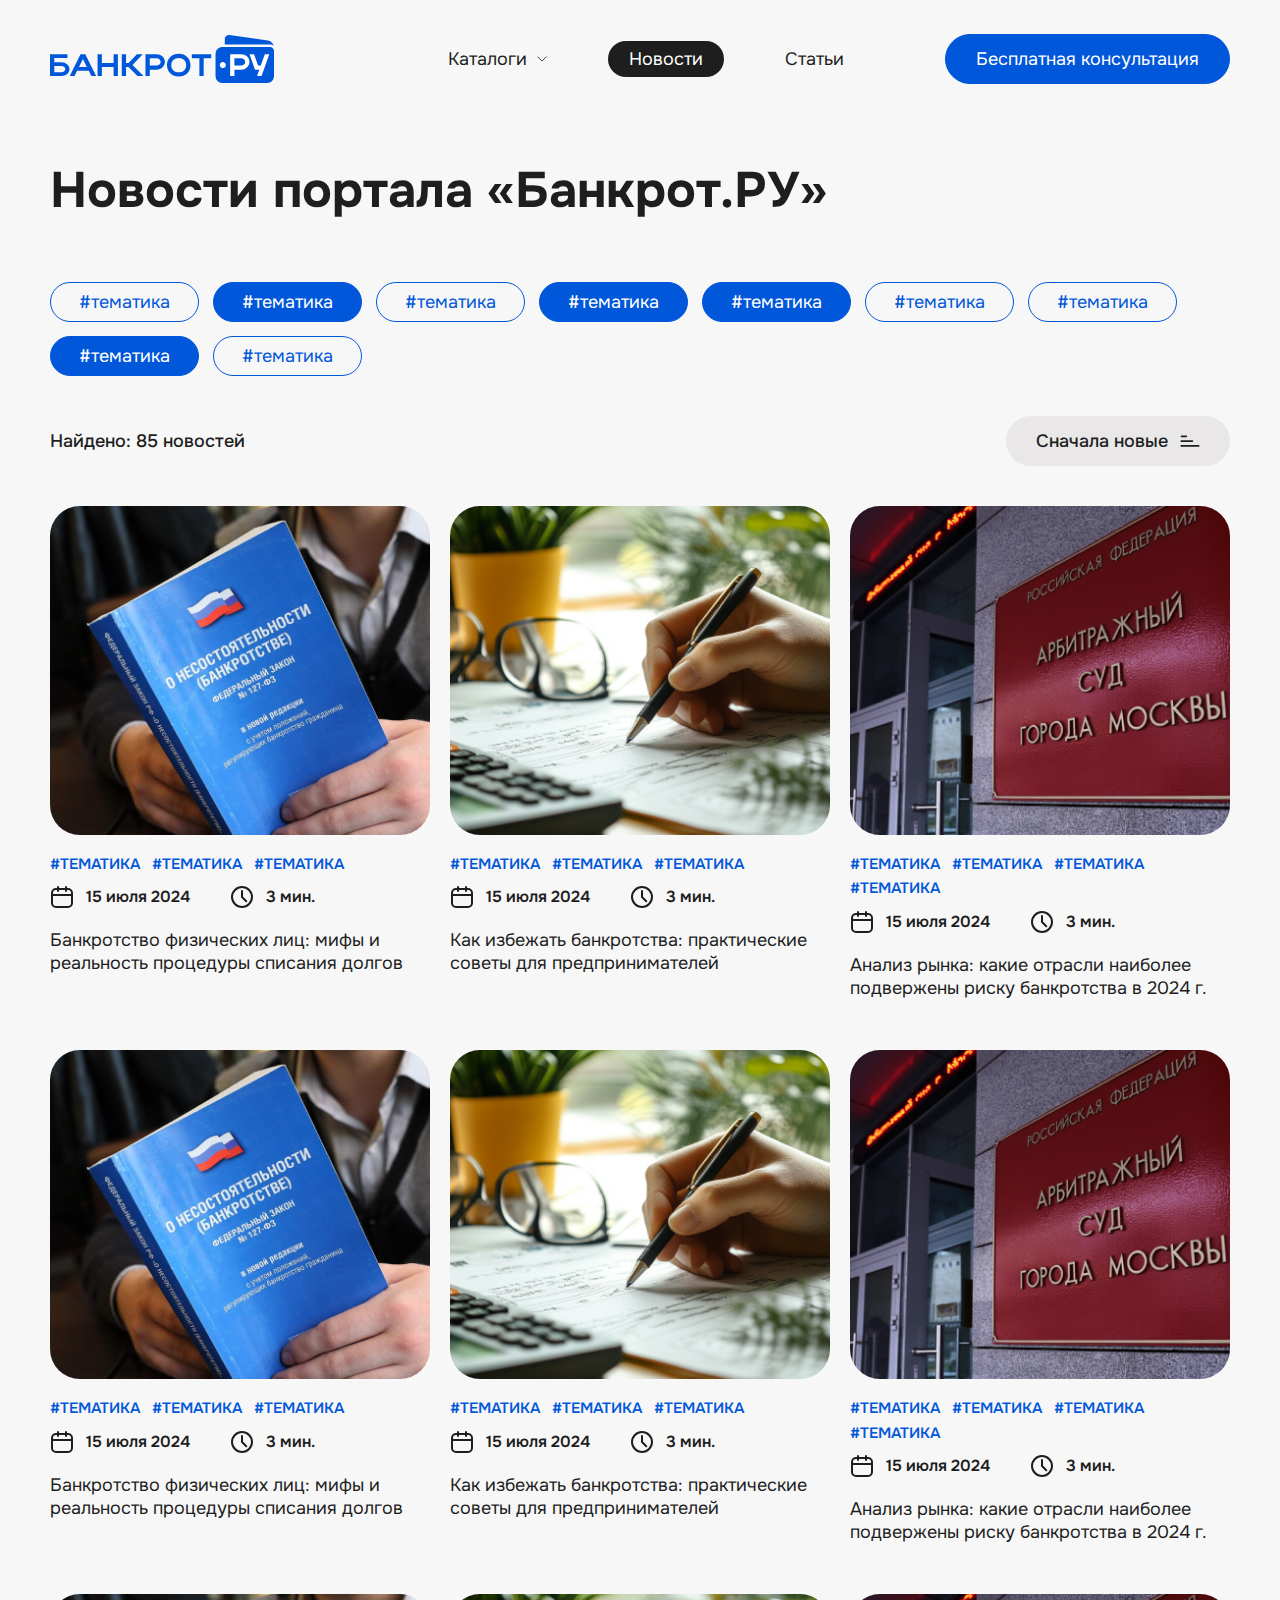
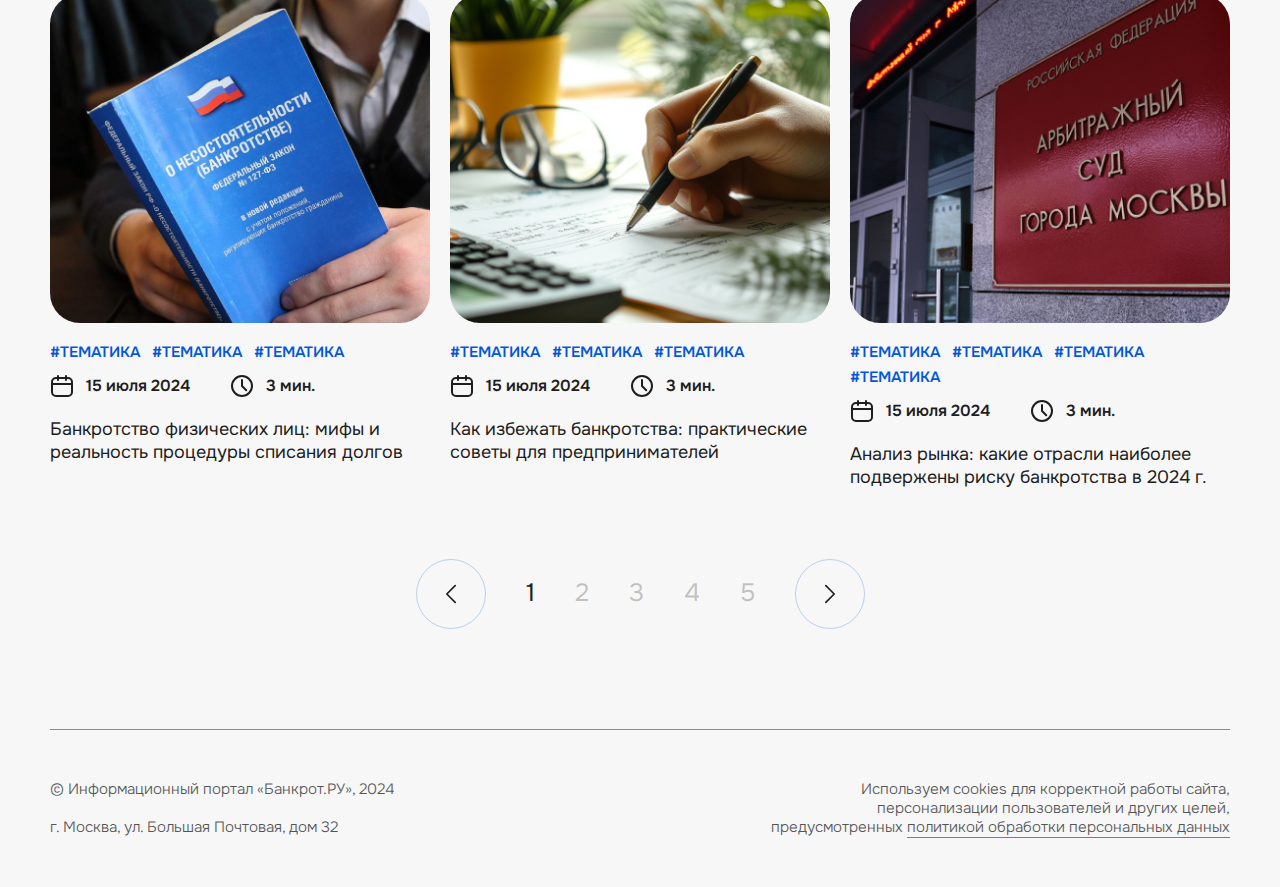
<file: news.html>
<!DOCTYPE html>
<html lang="ru">

<head>
	<meta charset="UTF-8">
	<meta http-equiv="X-UA-Compatible" content="IE=edge">
	<meta name="viewport" content="width=device-width, initial-scale=1.0">
	<title>Банкрот РУ - Новости</title>
	<meta property="og:title" content="Банкрот РУ - Новости">
	<meta property="og:description" content="Описание">
	<meta property="og:url" content="/">
	<meta property="og:site_name" content="Банкрот РУ - Новости">
	<!-- favicon -->
	<link rel="apple-touch-icon" sizes="180x180" href="img/favicon/apple-touch-icon.png">
	<link rel="icon" type="image/png" sizes="32x32" href="img/favicon/favicon-32x32.png">
	<link rel="icon" type="image/png" sizes="16x16" href="img/favicon/favicon-16x16.png">
	<link rel="manifest" href="img/favicon/site.webmanifest">
	<link rel="mask-icon" href="img/favicon/safari-pinned-tab.svg" color="#5bbad5">
	<meta name="msapplication-TileColor" content="#ffffff">
	<meta name="theme-color" content="#ffffff">
	<!-- styles -->
	<link rel="stylesheet" href="css/vendor.min.css">
	<link rel="stylesheet" href="css/app.min.css">
</head>

<body>
	<!-- wrapper -->
	<div class="wrapper">
		<!-- header -->
		<header class="header" id="header">
			<div class="container">
				<div class="header__wrapper">
					<a href="index.html" class="header__logotype">
						<img src="img/logotype.svg" width="224" height="48" alt="БАНКРОТ РУ">
					</a>
					<nav class="nav header__nav">
						<ul class="nav__list">
							<li class="nav__item ">
								<div class="nav__elem">
									<a href="#" class="nav__link">
										<span>Каталоги</span>
										<svg>
											<use xlink:href="img/sprite.svg#icon-caret"></use>
										</svg>
									</a>
									<div class="nav__dropdown">
										<ul class="nav__sublist">
											<li class="nav__subitem">
												<a href="#" class="nav__sublink">
													<span>Каталог фирм по банкротству</span>
													<svg>
														<use xlink:href="img/sprite.svg#icon-arrow-more"></use>
													</svg>
												</a>
											</li>
											<li class="nav__subitem">
												<a href="#" class="nav__sublink">
													<span>Каталог СРО по банкротству</span>
													<svg>
														<use xlink:href="img/sprite.svg#icon-arrow-more"></use>
													</svg>
												</a>
											</li>
											<li class="nav__subitem">
												<a href="#" class="nav__sublink">
													<span>Каталог арбитражных управляющих</span>
													<svg>
														<use xlink:href="img/sprite.svg#icon-arrow-more"></use>
													</svg>
												</a>
											</li>
										</ul>
									</div>
								</div>
							</li>
							<li class="nav__item is--active">
								<a href="news.html" class="nav__link">Новости</a>
							</li>
							<li class="nav__item ">
								<a href="articles.html" class="nav__link">Статьи</a>
							</li>
						</ul>
					</nav>
					<a href="#" class="header__btn btn btn--md modal-btn" data-id="modal-consultation">Бесплатная консультация</a>
					<button class="hamburger" id="hamburger-toggle" aria-label="Меню">
						<span class="hamburger__inner"></span>
						<span class="hamburger__inner"></span>
						<span class="hamburger__inner"></span>
					</button>
				</div>
			</div>
		</header>
		<!-- end of header -->
		<!-- content -->
		<div class="wrapper__content">
			<!-- news -->
			<section class="news section-top" id="news">
				<div class="container">
					<div class="page-heading">
						<h1 class="page-heading__title">Новости портала «Банкрот.РУ»</h1>
					</div>
					<div class="tags news__tags">
						<ul class="tags__list">
							<li class="tags__item">
								<a href="#" class="tags__btn">#тематика</a>
							</li>
							<li class="tags__item is--active">
								<a href="#" class="tags__btn">#тематика</a>
							</li>
							<li class="tags__item">
								<a href="#" class="tags__btn">#тематика</a>
							</li>
							<li class="tags__item is--active">
								<a href="#" class="tags__btn">#тематика</a>
							</li>
							<li class="tags__item is--active">
								<a href="#" class="tags__btn">#тематика</a>
							</li>
							<li class="tags__item">
								<a href="#" class="tags__btn">#тематика</a>
							</li>
							<li class="tags__item">
								<a href="#" class="tags__btn">#тематика</a>
							</li>
							<li class="tags__item is--active">
								<a href="#" class="tags__btn">#тематика</a>
							</li>
							<li class="tags__item">
								<a href="#" class="tags__btn">#тематика</a>
							</li>
						</ul>
					</div>
					<div class="news__top">
						<span class="news__subtitle"><span class="hidden">Найдено:</span> <span>85 новостей</span></span>
						<div class="c-sort news__sort">
							<button class="c-sort__trigger">
								<span>Сначала новые</span>
								<svg>
									<use xlink:href="img/sprite.svg#icon-sort"></use>
								</svg>
							</button>
						</div>
					</div>
					<div class="news__wrapper">
						<div class="news-card news__item">
							<a href="#" class="news-card__img">
								<img src="img/news-01.jpg" alt="Image">
							</a>
							<div class="news-card__body">
								<div class="news-card__tags">
									<a href="#" class="news-card__tag">#тематика</a>
									<a href="#" class="news-card__tag">#тематика</a>
									<a href="#" class="news-card__tag">#тематика</a>
								</div>
								<div class="news-card__elems">
									<span class="news-card__elem">
										<svg>
											<use xlink:href="img/sprite.svg#icon-calendar"></use>
										</svg>
										<span>15 июля 2024</span>
									</span>
									<span class="news-card__elem">
										<svg>
											<use xlink:href="img/sprite.svg#icon-time"></use>
										</svg>
										<span>3 мин.</span>
									</span>
								</div>
								<a href="#" class="news-card__title">Банкротство физических лиц: мифы и реальность процедуры списания долгов</a>
							</div>
						</div>
						<div class="news-card news__item">
							<a href="#" class="news-card__img">
								<img src="img/news-02.jpg" alt="Image">
							</a>
							<div class="news-card__body">
								<div class="news-card__tags">
									<a href="#" class="news-card__tag">#тематика</a>
									<a href="#" class="news-card__tag">#тематика</a>
									<a href="#" class="news-card__tag">#тематика</a>
								</div>
								<div class="news-card__elems">
									<span class="news-card__elem">
										<svg>
											<use xlink:href="img/sprite.svg#icon-calendar"></use>
										</svg>
										<span>15 июля 2024</span>
									</span>
									<span class="news-card__elem">
										<svg>
											<use xlink:href="img/sprite.svg#icon-time"></use>
										</svg>
										<span>3 мин.</span>
									</span>
								</div>
								<a href="#" class="news-card__title">Как избежать банкротства: практические советы для предпринимателей</a>
							</div>
						</div>
						<div class="news-card news__item">
							<a href="#" class="news-card__img">
								<img src="img/news-03.jpg" alt="Image">
							</a>
							<div class="news-card__body">
								<div class="news-card__tags">
									<a href="#" class="news-card__tag">#тематика</a>
									<a href="#" class="news-card__tag">#тематика</a>
									<a href="#" class="news-card__tag">#тематика</a>
									<a href="#" class="news-card__tag">#тематика</a>
								</div>
								<div class="news-card__elems">
									<span class="news-card__elem">
										<svg>
											<use xlink:href="img/sprite.svg#icon-calendar"></use>
										</svg>
										<span>15 июля 2024</span>
									</span>
									<span class="news-card__elem">
										<svg>
											<use xlink:href="img/sprite.svg#icon-time"></use>
										</svg>
										<span>3 мин.</span>
									</span>
								</div>
								<a href="#" class="news-card__title">Анализ рынка: какие отрасли наиболее подвержены риску банкротства в 2024 г.</a>
							</div>
						</div>
						<div class="news-card news__item">
							<a href="#" class="news-card__img">
								<img src="img/news-01.jpg" alt="Image">
							</a>
							<div class="news-card__body">
								<div class="news-card__tags">
									<a href="#" class="news-card__tag">#тематика</a>
									<a href="#" class="news-card__tag">#тематика</a>
									<a href="#" class="news-card__tag">#тематика</a>
								</div>
								<div class="news-card__elems">
									<span class="news-card__elem">
										<svg>
											<use xlink:href="img/sprite.svg#icon-calendar"></use>
										</svg>
										<span>15 июля 2024</span>
									</span>
									<span class="news-card__elem">
										<svg>
											<use xlink:href="img/sprite.svg#icon-time"></use>
										</svg>
										<span>3 мин.</span>
									</span>
								</div>
								<a href="#" class="news-card__title">Банкротство физических лиц: мифы и реальность процедуры списания долгов</a>
							</div>
						</div>
						<div class="news-card news__item">
							<a href="#" class="news-card__img">
								<img src="img/news-02.jpg" alt="Image">
							</a>
							<div class="news-card__body">
								<div class="news-card__tags">
									<a href="#" class="news-card__tag">#тематика</a>
									<a href="#" class="news-card__tag">#тематика</a>
									<a href="#" class="news-card__tag">#тематика</a>
								</div>
								<div class="news-card__elems">
									<span class="news-card__elem">
										<svg>
											<use xlink:href="img/sprite.svg#icon-calendar"></use>
										</svg>
										<span>15 июля 2024</span>
									</span>
									<span class="news-card__elem">
										<svg>
											<use xlink:href="img/sprite.svg#icon-time"></use>
										</svg>
										<span>3 мин.</span>
									</span>
								</div>
								<a href="#" class="news-card__title">Как избежать банкротства: практические советы для предпринимателей</a>
							</div>
						</div>
						<div class="news-card news__item">
							<a href="#" class="news-card__img">
								<img src="img/news-03.jpg" alt="Image">
							</a>
							<div class="news-card__body">
								<div class="news-card__tags">
									<a href="#" class="news-card__tag">#тематика</a>
									<a href="#" class="news-card__tag">#тематика</a>
									<a href="#" class="news-card__tag">#тематика</a>
									<a href="#" class="news-card__tag">#тематика</a>
								</div>
								<div class="news-card__elems">
									<span class="news-card__elem">
										<svg>
											<use xlink:href="img/sprite.svg#icon-calendar"></use>
										</svg>
										<span>15 июля 2024</span>
									</span>
									<span class="news-card__elem">
										<svg>
											<use xlink:href="img/sprite.svg#icon-time"></use>
										</svg>
										<span>3 мин.</span>
									</span>
								</div>
								<a href="#" class="news-card__title">Анализ рынка: какие отрасли наиболее подвержены риску банкротства в 2024 г.</a>
							</div>
						</div>
						<div class="news-card news__item">
							<a href="#" class="news-card__img">
								<img src="img/news-01.jpg" alt="Image">
							</a>
							<div class="news-card__body">
								<div class="news-card__tags">
									<a href="#" class="news-card__tag">#тематика</a>
									<a href="#" class="news-card__tag">#тематика</a>
									<a href="#" class="news-card__tag">#тематика</a>
								</div>
								<div class="news-card__elems">
									<span class="news-card__elem">
										<svg>
											<use xlink:href="img/sprite.svg#icon-calendar"></use>
										</svg>
										<span>15 июля 2024</span>
									</span>
									<span class="news-card__elem">
										<svg>
											<use xlink:href="img/sprite.svg#icon-time"></use>
										</svg>
										<span>3 мин.</span>
									</span>
								</div>
								<a href="#" class="news-card__title">Банкротство физических лиц: мифы и реальность процедуры списания долгов</a>
							</div>
						</div>
						<div class="news-card news__item">
							<a href="#" class="news-card__img">
								<img src="img/news-02.jpg" alt="Image">
							</a>
							<div class="news-card__body">
								<div class="news-card__tags">
									<a href="#" class="news-card__tag">#тематика</a>
									<a href="#" class="news-card__tag">#тематика</a>
									<a href="#" class="news-card__tag">#тематика</a>
								</div>
								<div class="news-card__elems">
									<span class="news-card__elem">
										<svg>
											<use xlink:href="img/sprite.svg#icon-calendar"></use>
										</svg>
										<span>15 июля 2024</span>
									</span>
									<span class="news-card__elem">
										<svg>
											<use xlink:href="img/sprite.svg#icon-time"></use>
										</svg>
										<span>3 мин.</span>
									</span>
								</div>
								<a href="#" class="news-card__title">Как избежать банкротства: практические советы для предпринимателей</a>
							</div>
						</div>
						<div class="news-card news__item">
							<a href="#" class="news-card__img">
								<img src="img/news-03.jpg" alt="Image">
							</a>
							<div class="news-card__body">
								<div class="news-card__tags">
									<a href="#" class="news-card__tag">#тематика</a>
									<a href="#" class="news-card__tag">#тематика</a>
									<a href="#" class="news-card__tag">#тематика</a>
									<a href="#" class="news-card__tag">#тематика</a>
								</div>
								<div class="news-card__elems">
									<span class="news-card__elem">
										<svg>
											<use xlink:href="img/sprite.svg#icon-calendar"></use>
										</svg>
										<span>15 июля 2024</span>
									</span>
									<span class="news-card__elem">
										<svg>
											<use xlink:href="img/sprite.svg#icon-time"></use>
										</svg>
										<span>3 мин.</span>
									</span>
								</div>
								<a href="#" class="news-card__title">Анализ рынка: какие отрасли наиболее подвержены риску банкротства в 2024 г.</a>
							</div>
						</div>
					</div>
					<div class="pagination news__pagination">
						<ul class="pagination__list">
							<li class="pagination__item">
								<button class="pagination__btn pagination__btn--circle" aria-label="Назад">
									<svg>
										<use xlink:href="img/sprite.svg#icon-arrow-prev"></use>
									</svg>
								</button>
							</li>
							<li class="pagination__item is--active">
								<button class="pagination__btn">1</button>
							</li>
							<li class="pagination__item">
								<button class="pagination__btn">2</button>
							</li>
							<li class="pagination__item">
								<button class="pagination__btn">3</button>
							</li>
							<li class="pagination__item">
								<button class="pagination__btn">4</button>
							</li>
							<li class="pagination__item">
								<button class="pagination__btn">5</button>
							</li>
							<li class="pagination__item">
								<button class="pagination__btn pagination__btn--circle" aria-label="Далее">
									<svg>
										<use xlink:href="img/sprite.svg#icon-arrow-next"></use>
									</svg>
								</button>
							</li>
						</ul>
					</div>
				</div>
			</section>
			<!-- end of news -->
		</div>
		<!-- end of content -->
		<!-- footer -->
		<footer class="footer" id="footer">
			<div class="container">
				<div class="footer__wrapper">
					<div class="footer__left">
						<p class="footer__copyright">© Информационный портал «Банкрот.РУ», 2024</p>
						<address class="footer__copyright">г. Москва, ул. Большая Почтовая, дом 32</address>
					</div>
					<div class="footer__right">
						<p class="footer__copyright">
							Используем cookies для корректной работы сайта,<br>
							персонализации пользователей и других целей,<br>
							предусмотренных <a href="#">политикой обработки персональных данных</a>
						</p>
					</div>
				</div>
			</div>
		</footer>
		<!-- end of footer -->
	</div>
	<!-- end of wrapper -->
	<!-- menu -->
	<div class="menu" id="menu">
		<div class="menu__wrap">
			<div class="menu__top">
				<picture class="menu__logotype">
					<img src="img/logotype-white.svg" width="141" height="30" alt="БАНКРОТ РУ">
				</picture>
				<button class="menu__close" aria-label="Закрыть">
					<svg>
						<use xlink:href="img/sprite.svg#icon-close"></use>
					</svg>
				</button>
			</div>
			<nav class="menu-nav menu__nav">
				<ul class="menu-nav__list">
					<li class="menu-nav__item">
						<div class="menu-nav__elem">
							<a href="#" class="menu-nav__link">Каталоги</a>
							<div class="menu-nav__dropdown">
								<ul class="menu-nav__sublist">
									<li class="menu-nav__subitem">
										<a href="#" class="menu-nav__sublink">Каталог фирм по банкротству </a>
									</li>
									<li class="menu-nav__subitem">
										<a href="#" class="menu-nav__sublink">Каталог СРО по банкротству</a>
									</li>
									<li class="menu-nav__subitem">
										<a href="#" class="menu-nav__sublink">Каталог арбитражных управляющих</a>
									</li>
								</ul>
							</div>
						</div>
					</li>
					<li class="menu-nav__item is--active">
						<a href="news.html" class="menu-nav__link">Новости</a>
					</li>
					<li class="menu-nav__item ">
						<a href="articles.html" class="menu-nav__link">Статьи</a>
					</li>
				</ul>
			</nav>
			<a href="#" class="menu__btn btn btn--border-white">Бесплатная консультация</a>
		</div>
	</div>
	<!-- end of menu -->
	<!-- modals -->
	<div class="modal" id="modal-consultation">
		<div class="modal__wrap">
			<div class="modal__wrapper">
				<button class="modal__close-btn modal__close" aria-label="Закрыть">
					<svg class="modal__close-icon">
						<use xlink:href="img/sprite.svg#icon-close"></use>
					</svg>
				</button>
				<span class="modal__heading">Заполните форму и получите бесплатную консультацию</span>
				<form action="#" class="modal-form modal__form">
					<div class="modal-form__inner">
						<div class="input-field modal-form__input">
							<input type="tel" class="input-field__input" placeholder="Телефон" data-inputmask="'mask': '+7 (999) 999-99-99'">
						</div>
						<button class="modal-form__btn btn">Отправить заявку</button>
					</div>
					<p class="modal-form__copyright">Нажимая на кнопку, соглашаюсь с <a href="#">политикой конфиденциальности</a> <br>и <a href="#">пользовательским соглашением</a></p>
				</form>
			</div>
		</div>
	</div>
	<!-- end of modals -->
	<!-- scripts -->
	<script src="js/vendor.min.js"></script>
	<script src="js/app.min.js"></script>
</body>

</html>
</file>
<file: css/app.min.css>
body {
  position: relative;
  overflow-x: hidden;
  font-family: "Onest", sans-serif;
  font-size: 16px;
  line-height: 1.25;
  color: #1E1E1E;
  background: #F7F7F7;
}

ul,
ol,
li {
  display: block;
  padding: 0;
  margin: 0;
  list-style: none;
}

h1, h2, h3, h4, h5, h6 {
  margin: 0;
  font-weight: normal;
  line-height: 1.25;
}

p {
  margin: 0;
}

address {
  margin: 0;
}

a {
  display: inline-block;
  color: #1E1E1E;
  text-decoration: none;
  -webkit-transition: all 0.25s ease-in-out;
  transition: all 0.25s ease-in-out;
}
a:hover {
  text-decoration: none;
  color: #1E1E1E;
}
a:active {
  color: #1E1E1E;
}

input[type=number] {
  -moz-appearance: textfield;
}
input[type=number]::-webkit-outer-spin-button, input[type=number]::-webkit-inner-spin-button {
  display: none;
  -webkit-appearance: none;
          appearance: none;
  margin: 0;
}

picture {
  display: block;
}

img {
  max-width: 100%;
}

svg {
  -webkit-transition: all 0.25s ease-in-out;
  transition: all 0.25s ease-in-out;
}

.btn {
  display: -webkit-box;
  display: -ms-flexbox;
  display: flex;
  -webkit-box-align: center;
      -ms-flex-align: center;
          align-items: center;
  -webkit-box-pack: center;
      -ms-flex-pack: center;
          justify-content: center;
  padding: 17.5px 30px;
  width: -webkit-fit-content;
  width: -moz-fit-content;
  width: fit-content;
  font-size: 18px;
  font-weight: 600;
  line-height: 1.2777777778;
  text-align: center;
  color: #FFFFFF;
  background: #0157DA;
  border: 1px solid #0157DA;
  border-radius: 1000px;
  -webkit-transition: all 0.25s ease-in-out;
  transition: all 0.25s ease-in-out;
}
.btn > svg {
  min-width: 28px;
  width: 28px;
  height: 28px;
  color: #FFFFFF;
}
.btn > * + * {
  margin-left: 12px;
}
.btn:focus {
  outline: none;
}
.btn:hover {
  color: #FFFFFF;
}
.btn--md {
  padding: 12.5px 30px;
  font-weight: normal;
}
.btn--md > svg {
  min-width: 10px;
  width: 10px;
  height: 10px;
}
.btn--white {
  color: #0157DA;
  background: #FFFFFF;
  border-color: #FFFFFF;
}
.btn--white > svg {
  color: #0157DA;
}
.btn--white:hover {
  color: #0157DA;
}
.btn--border {
  padding: 16.5px 30px;
  color: #0157DA;
  background: transparent;
  border: 2px solid #0157DA;
}
.btn--border > svg {
  color: #0157DA;
}
.btn--border:hover {
  color: #0157DA;
}
.btn--border-white {
  color: #FFFFFF;
  background: transparent;
  border: 1px solid #FFFFFF;
}
.btn--border-white:hover {
  color: #FFFFFF;
}
.btn.is--progress > svg {
  -webkit-animation: spin 0.75s linear infinite;
          animation: spin 0.75s linear infinite;
}
@media screen and (hover: hover) {
  .btn:hover {
    color: #FFFFFF;
    background: #014ABA;
    border-color: #014ABA;
  }
  .btn:hover > svg {
    color: #FFFFFF;
  }
  .btn--border:hover {
    color: #FFFFFF;
    background: #0157DA;
    border-color: #0157DA;
  }
  .btn--border:hover > svg {
    color: #FFFFFF;
  }
}
@media screen and (max-width: 767px) {
  .btn:not(.btn--md) {
    padding: 16px 30px;
  }
}

@-webkit-keyframes spin {
  100% {
    -webkit-transform: rotate(360deg);
            transform: rotate(360deg);
  }
}

@keyframes spin {
  100% {
    -webkit-transform: rotate(360deg);
            transform: rotate(360deg);
  }
}
.input-field__input {
  -webkit-appearance: none;
     -moz-appearance: none;
          appearance: none;
  display: block;
  padding: 15.5px 20px;
  width: 100%;
  font-size: 18px;
  font-weight: normal;
  line-height: 1.5;
  text-align: center;
  color: #0157DA;
  background: #FFFFFF;
  border: 1px solid #FFFFFF;
  border-radius: 1000px;
  -webkit-transition: all 0.25s ease-in-out;
  transition: all 0.25s ease-in-out;
}
.input-field__input::-webkit-input-placeholder {
  opacity: 1;
  color: #8E8E8E;
}
.input-field__input::-moz-placeholder {
  opacity: 1;
  color: #8E8E8E;
}
.input-field__input:-ms-input-placeholder {
  opacity: 1;
  color: #8E8E8E;
}
.input-field__input::-ms-input-placeholder {
  opacity: 1;
  color: #8E8E8E;
}
.input-field__input::placeholder {
  opacity: 1;
  color: #8E8E8E;
}
.input-field__input:focus {
  outline: none;
  border-color: #0157DA;
}
@media screen and (hover: hover) {
  .input-field__input:hover {
    border-color: #0157DA;
  }
}

.simplebar-track.simplebar-vertical {
  top: 0;
  right: 30px;
  z-index: 201;
  width: 6px;
  height: 100%;
  background: #EAEAEA;
  background-clip: content-box;
  -webkit-transition: opacity 0.25s ease-in-out, right 0.25s ease-in-out, width 0.25s ease-in-out;
  transition: opacity 0.25s ease-in-out, right 0.25s ease-in-out, width 0.25s ease-in-out;
  border-radius: 10px;
}

.simplebar-scrollbar {
  height: 100%;
}
.simplebar-scrollbar::before {
  top: 0;
  right: 0;
  bottom: 0;
  left: 0;
  height: 100%;
  opacity: 1;
  background: #0157DA;
  border-radius: 10px;
}

.simplebar-track.simplebar-vertical .simplebar-scrollbar::before {
  top: 0;
  bottom: 0;
}

.simplebar-scrollbar.simplebar-visible::before {
  opacity: 1;
}

.simplebar-track.simplebar-vertical.simplebar-hover {
  width: 8px;
  cursor: pointer;
}

.simplebar-content {
  padding: 0;
}

.c-search__inner {
  position: relative;
  z-index: 1;
}
.c-search__btn {
  position: absolute;
  top: 14px;
  left: 30px;
  z-index: 1;
  display: -webkit-box;
  display: -ms-flexbox;
  display: flex;
  -webkit-box-align: center;
      -ms-flex-align: center;
          align-items: center;
  -webkit-box-pack: center;
      -ms-flex-pack: center;
          justify-content: center;
  padding: 0;
  min-width: 22px;
  width: 22px;
  height: 22px;
  font-size: 0;
  background: transparent;
  border: none;
  border-radius: 0;
  -webkit-transition: all 0.25s ease-in-out;
  transition: all 0.25s ease-in-out;
}
.c-search__btn > svg {
  min-width: 22px;
  width: 22px;
  height: 22px;
  color: #8E8E8E;
}
.c-search__btn:focus {
  outline: none;
}
@media screen and (hover: hover) {
  .c-search__btn:hover > svg {
    color: #0157DA;
  }
}
@media screen and (max-width: 767px) {
  .c-search__btn {
    top: 12px;
    min-width: 16px;
    width: 16px;
    height: 16px;
  }
  .c-search__btn > svg {
    min-width: 16px;
    width: 16px;
    height: 16px;
  }
}
.c-search__input {
  -webkit-appearance: none;
     -moz-appearance: none;
          appearance: none;
  display: block;
  padding: 12.5px 12px 12.5px 64px;
  width: 100%;
  font-size: 18px;
  font-weight: 500;
  line-height: 1.2777777778;
  color: #1E1E1E;
  background: #FFFFFF;
  border: 1px solid #8E8E8E;
  border-radius: 1000px;
  -webkit-transition: all 0.25s ease-in-out;
  transition: all 0.25s ease-in-out;
}
.c-search__input::-webkit-input-placeholder {
  color: #8E8E8E;
}
.c-search__input::-moz-placeholder {
  color: #8E8E8E;
}
.c-search__input:-ms-input-placeholder {
  color: #8E8E8E;
}
.c-search__input::-ms-input-placeholder {
  color: #8E8E8E;
}
.c-search__input::placeholder {
  color: #8E8E8E;
}
.c-search__input:focus {
  outline: none;
  border-color: #0157DA;
}
@media screen and (max-width: 767px) {
  .c-search__input {
    padding: 9px 9px 9px 59px;
    font-size: 16px;
    line-height: 1.25;
  }
}

.c-sort {
  position: relative;
  z-index: 10;
}
.c-sort--right .c-sort__dropdown {
  right: 0;
  left: auto;
}
.c-sort--sm .c-sort__dropdown {
  min-width: 294px;
}
@media screen and (max-width: 767px) {
  .c-sort--sm .c-sort__dropdown {
    min-width: auto;
  }
}
.c-sort.is--active {
  z-index: 100;
}
.c-sort.is--active .c-sort__trigger {
  color: #0157DA;
  background: rgba(1, 87, 218, 0.15);
}
.c-sort.is--active .c-sort__trigger > svg {
  color: #0157DA;
}
.c-sort.is--active .c-sort__trigger--sm > span + svg {
  -webkit-transform: rotate(180deg);
      -ms-transform: rotate(180deg);
          transform: rotate(180deg);
}
.c-sort.is--active .c-sort__dropdown {
  visibility: visible;
  opacity: 1;
  -webkit-transform: scale(1) translateY(0);
      -ms-transform: scale(1) translateY(0);
          transform: scale(1) translateY(0);
  pointer-events: all;
}
.c-sort__trigger {
  display: -webkit-box;
  display: -ms-flexbox;
  display: flex;
  -webkit-box-align: center;
      -ms-flex-align: center;
          align-items: center;
  -webkit-box-pack: center;
      -ms-flex-pack: center;
          justify-content: center;
  overflow: hidden;
  padding: 13.5px 30px;
  max-width: 100%;
  width: 100%;
  font-size: 18px;
  font-weight: 500;
  line-height: 1.2777777778;
  color: #1E1E1E;
  background: #E9E7E7;
  border: none;
  border-radius: 100px;
  -webkit-transition: all 0.25s ease-in-out;
  transition: all 0.25s ease-in-out;
}
.c-sort__trigger > svg {
  min-width: 20px;
  width: 20px;
  height: 20px;
  color: #1E1E1E;
}
.c-sort__trigger > span {
  display: block;
  overflow: hidden;
  max-width: 100%;
  white-space: nowrap;
  text-overflow: ellipsis;
}
.c-sort__trigger > * + * {
  margin-left: 12px;
}
.c-sort__trigger:focus {
  outline: none;
}
.c-sort__trigger--sm > svg {
  min-width: 10px;
  width: 10px;
  height: 10px;
}
@media screen and (hover: hover) {
  .c-sort__trigger:hover {
    color: #0157DA;
    background: rgba(1, 87, 218, 0.15);
  }
  .c-sort__trigger:hover > svg {
    color: #0157DA;
  }
}
@media screen and (max-width: 767px) {
  .c-sort__trigger {
    padding: 10px 23px;
    font-size: 16px;
    line-height: 1.25;
  }
  .c-sort__trigger > * + * {
    margin-left: 10px;
  }
}
.c-sort__dropdown {
  position: absolute;
  top: calc(100% + 20px);
  left: 0;
  z-index: 100;
  -webkit-transform: scale(0.99) translateY(-0.7em);
      -ms-transform: scale(0.99) translateY(-0.7em);
          transform: scale(0.99) translateY(-0.7em);
  display: block;
  overflow: hidden;
  visibility: hidden;
  opacity: 0;
  -webkit-transform-origin: top;
      -ms-transform-origin: top;
          transform-origin: top;
  padding: 25px 30px;
  min-width: 394px;
  width: -webkit-fit-content;
  width: -moz-fit-content;
  width: fit-content;
  background: #F7F7F7;
  border-radius: 15px;
  -webkit-box-shadow: 0px 4px 20px 0px rgba(0, 0, 0, 0.2);
          box-shadow: 0px 4px 20px 0px rgba(0, 0, 0, 0.2);
  -webkit-transition-timing-function: cubic-bezier(0.16, 1, 0.3, 1);
          transition-timing-function: cubic-bezier(0.16, 1, 0.3, 1);
  -webkit-transition-duration: 500ms;
          transition-duration: 500ms;
  -webkit-transition-property: opacity, -webkit-transform;
  transition-property: opacity, -webkit-transform;
  transition-property: opacity, transform;
  transition-property: opacity, transform, -webkit-transform;
  pointer-events: none;
  will-change: opacity, transform;
}
@media screen and (max-width: 767px) {
  .c-sort__dropdown {
    top: calc(100% + 10px);
    padding: 25px 20px;
    min-width: auto;
    width: calc(100vw - 40px);
  }
}
.c-sort__form {
  margin-bottom: 20px;
}
.c-sort__form-inner {
  position: relative;
  z-index: 1;
}
.c-sort__input {
  -webkit-appearance: none;
     -moz-appearance: none;
          appearance: none;
  display: block;
  padding: 0 40px 6px 0;
  width: 100%;
  font-size: 18px;
  font-weight: normal;
  line-height: 2;
  color: #1E1E1E;
  background: transparent;
  border: none;
  border-bottom: 1px solid rgba(30, 30, 30, 0.25);
  border-radius: 0;
  -webkit-transition: all 0.25s ease-in-out;
  transition: all 0.25s ease-in-out;
}
.c-sort__input::-webkit-input-placeholder {
  opacity: 0.5;
  color: #1E1E1E;
}
.c-sort__input::-moz-placeholder {
  opacity: 0.5;
  color: #1E1E1E;
}
.c-sort__input:-ms-input-placeholder {
  opacity: 0.5;
  color: #1E1E1E;
}
.c-sort__input::-ms-input-placeholder {
  opacity: 0.5;
  color: #1E1E1E;
}
.c-sort__input::placeholder {
  opacity: 0.5;
  color: #1E1E1E;
}
.c-sort__input:focus {
  outline: none;
  border-color: #0157DA;
}
@media screen and (max-width: 767px) {
  .c-sort__input {
    font-size: 16px;
  }
}
.c-sort__search {
  position: absolute;
  bottom: 12px;
  right: 0;
  z-index: 10;
  display: -webkit-box;
  display: -ms-flexbox;
  display: flex;
  -webkit-box-align: center;
      -ms-flex-align: center;
          align-items: center;
  -webkit-box-pack: center;
      -ms-flex-pack: center;
          justify-content: center;
  min-width: 25px;
  width: 25px;
  height: 25px;
  font-size: 0;
  background: transparent;
  border: none;
  border-radius: 0;
  -webkit-transition: all 0.25s ease-in-out;
  transition: all 0.25s ease-in-out;
}
.c-sort__search > svg {
  min-width: 25px;
  width: 25px;
  height: 25px;
  color: rgba(30, 30, 30, 0.25);
}
.c-sort__search:focus {
  outline: none;
}
@media screen and (hover: hover) {
  .c-sort__search:hover > svg {
    color: #0157DA;
  }
}
@media screen and (max-width: 767px) {
  .c-sort__search {
    min-width: 22px;
    width: 22px;
    height: 22px;
  }
  .c-sort__search > svg {
    min-width: 22px;
    width: 22px;
    height: 22px;
  }
}
.c-sort__scroll {
  overflow-x: hidden;
  margin-right: -30px;
  padding-right: 30px;
  max-height: 324px;
}
.c-sort__scroll .simplebar-content-wrapper {
  padding-right: 30px;
  -webkit-clip-path: inset(0 30px 0 0);
          clip-path: inset(0 30px 0 0);
}
@media screen and (max-width: 767px) {
  .c-sort__scroll {
    max-height: 288px;
  }
}
.c-sort__value {
  display: block;
  width: -webkit-fit-content;
  width: -moz-fit-content;
  width: fit-content;
  font-size: 18px;
  font-weight: normal;
  line-height: 2;
}
.c-sort__value.is--active {
  color: #0157DA;
}
@media screen and (hover: hover) {
  .c-sort__value:hover {
    color: #0157DA;
  }
}
@media screen and (max-width: 767px) {
  .c-sort__value {
    font-size: 16px;
  }
}

.pagination__list {
  display: -webkit-box;
  display: -ms-flexbox;
  display: flex;
  -webkit-box-align: center;
      -ms-flex-align: center;
          align-items: center;
  width: -webkit-fit-content;
  width: -moz-fit-content;
  width: fit-content;
}
@media screen and (max-width: 767px) {
  .pagination__list {
    width: 100%;
  }
}
.pagination__item.is--active .pagination__btn {
  color: #1E1E1E;
}
@media screen and (max-width: 767px) {
  .pagination__item:first-child {
    margin-right: auto;
  }
  .pagination__item:first-child + .pagination__item {
    margin-left: 0;
  }
}
.pagination__item + .pagination__item {
  margin-left: 40px;
}
@media screen and (max-width: 767px) {
  .pagination__item + .pagination__item {
    margin-left: 30px;
  }
  .pagination__item + .pagination__item:last-child {
    margin-left: auto;
  }
}
.pagination__btn {
  display: -webkit-box;
  display: -ms-flexbox;
  display: flex;
  -webkit-box-align: center;
      -ms-flex-align: center;
          align-items: center;
  -webkit-box-pack: center;
      -ms-flex-pack: center;
          justify-content: center;
  padding: 0;
  font-size: 25px;
  font-weight: normal;
  line-height: 1.5;
  color: rgba(30, 30, 30, 0.25);
  background: transparent;
  border: none;
  border-radius: 0;
  -webkit-transition: all 0.25s ease-in-out;
  transition: all 0.25s ease-in-out;
}
.pagination__btn > svg {
  min-width: 10px;
  width: 10px;
  height: 20px;
  color: #1E1E1E;
}
.pagination__btn:focus {
  outline: none;
}
.pagination__btn--circle {
  min-width: 70px;
  width: 70px;
  height: 70px;
  border: 1px solid rgba(1, 87, 218, 0.25);
  border-radius: 50%;
}
@media screen and (hover: hover) {
  .pagination__btn:hover {
    color: #1E1E1E;
  }
  .pagination__btn--circle:hover {
    border-color: #0157DA;
  }
}
@media screen and (max-width: 767px) {
  .pagination__btn {
    font-size: 18px;
  }
}
@media screen and (min-width: 360px) and (max-width: 767px) {
  .pagination__btn--circle {
    min-width: 54px;
    width: 54px;
    height: 54px;
  }
}
@media screen and (max-width: 359px) {
  .pagination__btn > svg {
    min-width: 8px;
    width: 8px;
    height: 16px;
  }
  .pagination__btn--circle {
    min-width: 40px;
    width: 40px;
    height: 40px;
  }
}

.tags__list {
  display: -webkit-box;
  display: -ms-flexbox;
  display: flex;
  -ms-flex-wrap: wrap;
      flex-wrap: wrap;
  gap: 14px;
}
@media screen and (max-width: 767px) {
  .tags__list {
    gap: 4px;
  }
}
.tags__item.is--active .tags__btn {
  color: #FFFFFF;
  background: #0157DA;
}
.tags__item.is--active .tags__btn:hover {
  color: #FFFFFF;
}
.tags__btn {
  display: block;
  padding: 7.5px 28px;
  width: -webkit-fit-content;
  width: -moz-fit-content;
  width: fit-content;
  font-size: 18px;
  font-weight: normal;
  line-height: 1.2777777778;
  text-align: center;
  color: #0157DA;
  background: transparent;
  border: 1px solid #0157DA;
  border-radius: 100px;
}
.tags__btn:hover {
  color: #0157DA;
}
@media screen and (hover: hover) {
  .tags__btn:hover {
    color: #FFFFFF;
    background: #0157DA;
  }
}
@media screen and (max-width: 767px) {
  .tags__btn {
    padding: 4.5px 15px;
    font-size: 15px;
    line-height: 1.2666666667;
  }
}

.header {
  position: relative;
  z-index: 600;
}
.header__wrapper {
  display: -webkit-box;
  display: -ms-flexbox;
  display: flex;
  -webkit-box-align: center;
      -ms-flex-align: center;
          align-items: center;
  -webkit-box-pack: justify;
      -ms-flex-pack: justify;
          justify-content: space-between;
  padding: 34px 0;
}
@media screen and (min-width: 768px) and (max-width: 1199px) {
  .header__wrapper {
    padding: 31px 0;
  }
}
@media screen and (max-width: 767px) {
  .header__wrapper {
    padding: 20px 0;
  }
}
.header__logotype {
  display: block;
  min-width: 224px;
  width: 224px;
  height: 48px;
}
.header__logotype img {
  display: block;
  width: 100%;
  height: 100%;
  -o-object-fit: contain;
     object-fit: contain;
}
@media screen and (max-width: 767px) {
  .header__logotype {
    min-width: 141px;
    width: 141px;
    height: 30px;
  }
}
.header__nav {
  margin-left: auto;
}
@media screen and (max-width: 1199px) {
  .header__nav {
    display: none;
  }
}
.header__btn {
  margin-left: 80px;
}
@media screen and (max-width: 1199px) {
  .header__btn {
    margin-left: auto;
  }
}
@media screen and (max-width: 767px) {
  .header__btn {
    display: none;
  }
}

.nav__list {
  display: -webkit-box;
  display: -ms-flexbox;
  display: flex;
  -webkit-box-align: center;
      -ms-flex-align: center;
          align-items: center;
  width: -webkit-fit-content;
  width: -moz-fit-content;
  width: fit-content;
}
.nav__elem {
  position: relative;
  z-index: 1;
}
.nav__elem.is--active .nav__link {
  color: #FFFFFF;
  background: #1E1E1E;
}
.nav__elem.is--active .nav__link > svg {
  color: #FFFFFF;
  -webkit-transform: rotate(180deg);
      -ms-transform: rotate(180deg);
          transform: rotate(180deg);
}
.nav__elem.is--active .nav__dropdown {
  visibility: visible;
  opacity: 1;
  -webkit-transform: scale(1) translateY(0);
      -ms-transform: scale(1) translateY(0);
          transform: scale(1) translateY(0);
  pointer-events: all;
}
.nav__item.is--active .nav__link {
  color: #FFFFFF;
  background: #1E1E1E;
}
.nav__item.is--active .nav__link > svg {
  color: #FFFFFF;
}
.nav__item + .nav__item {
  margin-left: 40px;
}
.nav__link {
  display: -webkit-box;
  display: -ms-flexbox;
  display: flex;
  -webkit-box-align: center;
      -ms-flex-align: center;
          align-items: center;
  padding: 6.5px 21px;
  width: -webkit-fit-content;
  width: -moz-fit-content;
  width: fit-content;
  font-size: 18px;
  font-weight: normal;
  line-height: 1.2777777778;
  text-align: center;
  border-radius: 100px;
}
.nav__link > svg {
  min-width: 10px;
  width: 10px;
  height: 10px;
  color: #1E1E1E;
  -webkit-transition: all 0.25s ease-in-out, -webkit-transform 0.5s cubic-bezier(0.16, 1, 0.3, 1);
  transition: all 0.25s ease-in-out, -webkit-transform 0.5s cubic-bezier(0.16, 1, 0.3, 1);
  transition: all 0.25s ease-in-out, transform 0.5s cubic-bezier(0.16, 1, 0.3, 1);
  transition: all 0.25s ease-in-out, transform 0.5s cubic-bezier(0.16, 1, 0.3, 1), -webkit-transform 0.5s cubic-bezier(0.16, 1, 0.3, 1);
}
.nav__link > * + * {
  margin-left: 10px;
}
@media screen and (hover: hover) {
  .nav__link:hover {
    color: #FFFFFF;
    background: #1E1E1E;
  }
  .nav__link:hover > svg {
    color: #FFFFFF;
  }
}
.nav__dropdown {
  position: absolute;
  top: calc(100% + 10px);
  left: 0;
  z-index: 100;
  -webkit-transform: scale(0.99) translateY(-0.7em);
      -ms-transform: scale(0.99) translateY(-0.7em);
          transform: scale(0.99) translateY(-0.7em);
  display: block;
  overflow: hidden;
  visibility: hidden;
  opacity: 0;
  -webkit-transform-origin: top;
      -ms-transform-origin: top;
          transform-origin: top;
  padding: 12.5px 0;
  min-width: -webkit-max-content;
  min-width: -moz-max-content;
  min-width: max-content;
  width: 100%;
  background: #F7F7F7;
  border-radius: 15px;
  -webkit-box-shadow: 0px 4px 20px 0px rgba(0, 0, 0, 0.2);
          box-shadow: 0px 4px 20px 0px rgba(0, 0, 0, 0.2);
  -webkit-transition: all 0.5s cubic-bezier(0.16, 1, 0.3, 1);
  transition: all 0.5s cubic-bezier(0.16, 1, 0.3, 1);
  pointer-events: none;
  will-change: opacity, transform;
}
.nav__sublink {
  display: -webkit-box;
  display: -ms-flexbox;
  display: flex;
  -webkit-box-align: center;
      -ms-flex-align: center;
          align-items: center;
  padding: 7.5px 21px;
  width: -webkit-fit-content;
  width: -moz-fit-content;
  width: fit-content;
  font-size: 18px;
  font-weight: normal;
  line-height: 1.2777777778;
}
.nav__sublink > svg {
  min-width: 5px;
  width: 5px;
  height: 10px;
  color: #1E1E1E;
}
.nav__sublink > * + * {
  margin-left: 12px;
}
@media screen and (hover: hover) {
  .nav__sublink:hover {
    color: #0157DA;
  }
  .nav__sublink:hover > svg {
    color: #0157DA;
  }
}

.hamburger {
  position: relative;
  z-index: 1;
  display: block;
  margin-left: 20px;
  padding: 0;
  min-width: 60px;
  width: 60px;
  height: 32px;
  font-size: 0;
  background: transparent;
  border: none;
  border-radius: 0;
  -webkit-transition: all 0.25s ease-in-out;
  transition: all 0.25s ease-in-out;
}
.hamburger:focus {
  outline: none;
}
@media screen and (min-width: 1200px) {
  .hamburger {
    display: none;
  }
}
@media screen and (max-width: 767px) {
  .hamburger {
    min-width: 32px;
    width: 32px;
  }
}
.hamburger__inner {
  position: absolute;
  left: 7.5px;
  z-index: 1;
  display: block;
  width: 45px;
  height: 2px;
  background: #0157DA;
  border-radius: 2px;
  -webkit-transition: all 0.25s ease-in-out;
  transition: all 0.25s ease-in-out;
}
.hamburger__inner:first-child {
  top: 9px;
}
.hamburger__inner:nth-child(2) {
  top: 16px;
}
.hamburger__inner:last-child {
  top: 23px;
}
@media screen and (max-width: 767px) {
  .hamburger__inner {
    left: 4px;
    width: 24px;
  }
}

.footer {
  position: relative;
  z-index: 1;
  margin-top: 100px;
}
@media screen and (max-width: 767px) {
  .footer {
    margin-top: 80px;
  }
}
.footer__wrapper {
  display: -webkit-box;
  display: -ms-flexbox;
  display: flex;
  -webkit-box-pack: justify;
      -ms-flex-pack: justify;
          justify-content: space-between;
  padding: 50px 0;
  border-top: 1px solid rgba(30, 30, 30, 0.5);
}
@media screen and (max-width: 1023px) {
  .footer__wrapper {
    -webkit-box-orient: vertical;
    -webkit-box-direction: normal;
        -ms-flex-direction: column;
            flex-direction: column;
  }
}
@media screen and (max-width: 1023px) {
  .footer__left {
    width: 100%;
  }
}
@media screen and (min-width: 1024px) {
  .footer__right {
    margin-left: 40px;
    text-align: right;
  }
  .footer__right .footer__copyright {
    margin-left: auto;
  }
}
@media screen and (max-width: 1023px) {
  .footer__right {
    margin-top: 40px;
    width: 100%;
  }
}
.footer__copyright {
  display: block;
  width: -webkit-fit-content;
  width: -moz-fit-content;
  width: fit-content;
  font-size: 15px;
  font-weight: 300;
  line-height: 1.2666666667;
  opacity: 0.75;
}
.footer__copyright a {
  display: inline;
  border-bottom: 1px solid rgba(30, 30, 30, 0.75);
}
@media screen and (max-width: 767px) {
  .footer__copyright {
    font-size: 13px;
    line-height: 1.3076923077;
  }
}
.footer__copyright + .footer__copyright {
  margin-top: 19px;
}
@media screen and (max-width: 767px) {
  .footer__copyright + .footer__copyright {
    margin-top: 9px;
  }
}

.menu {
  position: fixed;
  top: 0;
  right: 0;
  bottom: 0;
  z-index: 610;
  -webkit-transform: translate(104%, 0);
      -ms-transform: translate(104%, 0);
          transform: translate(104%, 0);
  display: block;
  overflow-x: hidden;
  overflow-y: auto;
  max-height: 100dvh;
  width: 100%;
  color: #FFFFFF;
  background: #0157DA;
  visibility: hidden;
  pointer-events: none;
  -webkit-transition: all 0.25s ease-in-out;
  transition: all 0.25s ease-in-out;
}
.menu.is--active {
  -webkit-transform: translate(0, 0);
      -ms-transform: translate(0, 0);
          transform: translate(0, 0);
  visibility: visible;
  pointer-events: auto;
}
.menu.is--active .menu__top, .menu.is--active .menu__nav, .menu.is--active .menu__btn {
  opacity: 1;
  -webkit-transition: all 0.25s ease-in-out, opacity 0.25s ease-in-out 0.15s;
  transition: all 0.25s ease-in-out, opacity 0.25s ease-in-out 0.15s;
}
@media screen and (min-width: 1200px) {
  .menu {
    display: none;
  }
}
@media screen and (min-width: 768px) and (max-width: 1199px) {
  .menu {
    max-width: 414px;
  }
}
.menu__wrap {
  display: -webkit-box;
  display: -ms-flexbox;
  display: flex;
  -webkit-box-orient: vertical;
  -webkit-box-direction: normal;
      -ms-flex-direction: column;
          flex-direction: column;
  padding: 0 20px 40px;
  min-height: 100dvh;
}
.menu__top {
  display: -webkit-box;
  display: -ms-flexbox;
  display: flex;
  -webkit-box-align: center;
      -ms-flex-align: center;
          align-items: center;
  -webkit-box-pack: justify;
      -ms-flex-pack: justify;
          justify-content: space-between;
  margin-bottom: 23px;
  padding: 20px 0;
  opacity: 0;
  -webkit-transition: all 0.25s ease-in-out;
  transition: all 0.25s ease-in-out;
}
@media screen and (max-width: 767px) {
  .menu__top {
    margin-bottom: 47px;
    padding: 18.5px 0;
  }
}
.menu__logotype {
  display: block;
  overflow: hidden;
  min-width: 141px;
  width: 141px;
  height: 30px;
}
.menu__logotype img {
  display: block;
  width: 100%;
  height: 100%;
  -o-object-fit: contain;
     object-fit: contain;
}
@media screen and (min-width: 768px) {
  .menu__logotype {
    display: none;
  }
}
.menu__close {
  display: -webkit-box;
  display: -ms-flexbox;
  display: flex;
  -webkit-box-align: center;
      -ms-flex-align: center;
          align-items: center;
  -webkit-box-pack: center;
      -ms-flex-pack: center;
          justify-content: center;
  margin-left: auto;
  padding: 0;
  min-width: 35px;
  width: 35px;
  height: 35px;
  font-size: 0;
  background: #FFFFFF;
  border: none;
  border-radius: 6px;
  -webkit-transition: all 0.25s ease-in-out;
  transition: all 0.25s ease-in-out;
}
.menu__close > svg {
  min-width: 17px;
  width: 17px;
  height: 17px;
  color: #0157DA;
}
.menu__close:focus {
  outline: none;
}
.menu__nav {
  opacity: 0;
  -webkit-transition: all 0.25s ease-in-out;
  transition: all 0.25s ease-in-out;
}
.menu__btn {
  margin-top: 40px;
  width: 100%;
  opacity: 0;
  -webkit-transition: all 0.25s ease-in-out;
  transition: all 0.25s ease-in-out;
}
@media screen and (min-width: 768px) {
  .menu__btn {
    display: none;
  }
}

.menu-nav__item.is--active .menu-nav__link {
  border-color: #FFFFFF;
}
.menu-nav__item + .menu-nav__item {
  margin-top: 40px;
}
.menu-nav__link {
  display: block;
  margin: 0 auto;
  width: -webkit-fit-content;
  width: -moz-fit-content;
  width: fit-content;
  font-size: 22px;
  font-weight: bold;
  line-height: 1.2727272727;
  text-transform: uppercase;
  text-align: center;
  color: #FFFFFF;
  border-bottom: 2px solid transparent;
}
.menu-nav__link:hover {
  color: #FFFFFF;
}
@media screen and (max-width: 767px) {
  .menu-nav__link {
    font-size: 18px;
    line-height: 1.2777777778;
  }
}
.menu-nav__dropdown {
  margin-top: 25px;
}
.menu-nav__subitem + .menu-nav__subitem {
  margin-top: 20px;
}
@media screen and (max-width: 767px) {
  .menu-nav__subitem + .menu-nav__subitem {
    margin-top: 25px;
  }
}
.menu-nav__sublink {
  display: block;
  margin: 0 auto;
  width: -webkit-fit-content;
  width: -moz-fit-content;
  width: fit-content;
  font-size: 18px;
  font-weight: normal;
  line-height: 1.1111111111;
  text-align: center;
  color: #FFFFFF;
  opacity: 0.7;
}
.menu-nav__sublink:hover {
  color: #FFFFFF;
}
@media screen and (max-width: 767px) {
  .menu-nav__sublink {
    font-size: 16px;
    line-height: 1;
  }
}

.modal {
  position: fixed;
  top: 0;
  right: 0;
  bottom: 0;
  left: 0;
  z-index: 1100;
  -webkit-transform: translate3d(0, 0, 0);
          transform: translate3d(0, 0, 0);
  overflow-x: hidden;
  overflow-y: auto;
  width: 100%;
  height: 100%;
  max-height: 100dvh;
  background: rgba(0, 0, 0, 0.5);
  -webkit-backdrop-filter: blur(3px);
          backdrop-filter: blur(3px);
  visibility: hidden;
  opacity: 0;
  pointer-events: none;
  -webkit-transition: all 0.15s ease;
  transition: all 0.15s ease;
}
.modal.is--active {
  visibility: visible;
  opacity: 1;
  pointer-events: all;
}
.modal.is--active .modal__close {
  opacity: 1;
}
.modal.is--active .modal__wrap {
  -webkit-transform: scale(1) translate(0, 0);
      -ms-transform: scale(1) translate(0, 0);
          transform: scale(1) translate(0, 0);
  opacity: 1;
}
.modal__wrap {
  position: relative;
  z-index: 2;
  -webkit-transform: scale(0.9) translate(0, 10%);
      -ms-transform: scale(0.9) translate(0, 10%);
          transform: scale(0.9) translate(0, 10%);
  -webkit-transform-origin: center top;
      -ms-transform-origin: center top;
          transform-origin: center top;
  display: -webkit-box;
  display: -ms-flexbox;
  display: flex;
  -webkit-box-align: center;
      -ms-flex-align: center;
          align-items: center;
  -webkit-box-pack: center;
      -ms-flex-pack: center;
          justify-content: center;
  margin: 20px auto;
  min-height: calc(100dvh - 40px);
  max-width: 700px;
  min-width: 700px;
  width: 100%;
  opacity: 0;
  -webkit-transition: all 0.15s ease;
  transition: all 0.15s ease;
}
@media screen and (max-width: 767px) {
  .modal__wrap {
    max-width: calc(100vw - 40px);
    min-width: calc(100vw - 40px);
  }
}
.modal__wrapper {
  position: relative;
  z-index: 1;
  padding: 40px 30px;
  width: 100%;
  background: #F7F7F7;
  border-radius: 20px;
  -webkit-box-shadow: 0px 4px 20px 0px rgba(0, 0, 0, 0.2);
          box-shadow: 0px 4px 20px 0px rgba(0, 0, 0, 0.2);
}
@media screen and (max-width: 767px) {
  .modal__wrapper {
    padding: 72px 20px 62px;
  }
}
.modal__heading {
  display: block;
  margin: 0 auto 30px;
  max-width: 428px;
  width: 100%;
  font-size: 30px;
  font-weight: 500;
  line-height: 1.2666666667;
  text-align: center;
}
@media screen and (max-width: 767px) {
  .modal__heading {
    font-size: 20px;
    line-height: 1.1;
  }
}
.modal__close-btn {
  position: absolute;
  top: 27px;
  right: 27px;
  z-index: 1;
  display: -webkit-box;
  display: -ms-flexbox;
  display: flex;
  -webkit-box-align: center;
      -ms-flex-align: center;
          align-items: center;
  -webkit-box-pack: center;
      -ms-flex-pack: center;
          justify-content: center;
  margin-left: auto;
  padding: 0;
  min-width: 35px;
  width: 35px;
  height: 35px;
  opacity: 0;
  background: #0157DA;
  border: none;
  border-radius: 6px;
  -webkit-transition: all 0.25s ease-in-out;
  transition: all 0.25s ease-in-out;
}
.modal__close-btn:focus {
  outline: none;
}
@media screen and (hover: hover) {
  .modal__close-btn:hover {
    background: #014ABA;
  }
}
@media screen and (max-width: 743px) {
  .modal__close-btn {
    top: 20px;
    right: 20px;
    min-width: 32px;
    width: 32px;
    height: 32px;
  }
}
.modal__close-icon {
  min-width: 15px;
  width: 15px;
  height: 15px;
  color: #FFFFFF;
}
.modal__form {
  margin: 0 auto;
  max-width: 384px;
  width: 100%;
}

.modal-form__input {
  width: 100%;
}
.modal-form__btn {
  margin-top: 20px;
  width: 100%;
}
.modal-form__copyright {
  display: block;
  margin: 15px auto 0;
  max-width: 249px;
  width: 100%;
  font-size: 15px;
  font-weight: normal;
  line-height: 1.3;
  text-align: center;
  color: #8E8E8E;
}
.modal-form__copyright a {
  display: inline;
  color: #8E8E8E;
  border-bottom: 1px solid #8E8E8E;
}
.modal-form__copyright a:hover {
  color: #8E8E8E;
}
@media screen and (hover: hover) {
  .modal-form__copyright a:hover {
    color: #0157DA;
    border-color: #0157DA;
  }
}
@media screen and (max-width: 767px) {
  .modal-form__copyright {
    margin-top: 30px;
    font-size: 14px;
    line-height: 1.2857142857;
  }
}

.container {
  margin: 0 auto;
  padding: 0 100px;
  max-width: 1720px;
  width: 100%;
}
@media screen and (min-width: 1024px) and (max-width: 1399px) {
  .container {
    padding: 0 50px;
  }
}
@media screen and (min-width: 768px) and (max-width: 1023px) {
  .container {
    padding: 0 30px;
  }
}
@media screen and (max-width: 767px) {
  .container {
    padding: 0 20px;
  }
}

.scroll-disabled {
  overflow: hidden;
}

.swiper {
  -webkit-transition: opacity 0.15s ease;
  transition: opacity 0.15s ease;
}
@media screen and (min-width: 768px) {
  .swiper:not(.swiper-only-mobile):not(.swiper-initialized) {
    opacity: 0;
  }
  .swiper:not(.swiper-only-mobile).swiper-initialized {
    opacity: 1;
  }
  .swiper.swiper-only-mobile.swiper-initialized {
    opacity: 0;
  }
}
@media screen and (max-width: 767px) {
  .swiper:not(.swiper-only-desktop):not(.swiper-initialized) {
    opacity: 0;
  }
  .swiper:not(.swiper-only-desktop).swiper-initialized {
    opacity: 1;
  }
}

.swiper-controls {
  display: -webkit-box;
  display: -ms-flexbox;
  display: flex;
  -webkit-box-align: center;
      -ms-flex-align: center;
          align-items: center;
  width: -webkit-fit-content;
  width: -moz-fit-content;
  width: fit-content;
}

.swiper-button-prev,
.swiper-button-next {
  display: -webkit-box;
  display: -ms-flexbox;
  display: flex;
  -webkit-box-align: center;
      -ms-flex-align: center;
          align-items: center;
  -webkit-box-pack: center;
      -ms-flex-pack: center;
          justify-content: center;
  padding: 0;
  min-width: 70px;
  width: 70px;
  height: 70px;
  font-size: 0;
  background: transparent;
  border: 1px solid rgba(1, 87, 218, 0.25);
  border-radius: 50%;
  -webkit-transition: all 0.25s ease-in-out;
  transition: all 0.25s ease-in-out;
}
.swiper-button-prev:focus,
.swiper-button-next:focus {
  outline: none;
}
@media screen and (hover: hover) {
  .swiper-button-prev:hover,
  .swiper-button-next:hover {
    border-color: #0157DA;
  }
}

.swiper-button-prev + .swiper-button-next {
  margin-left: 30px;
}

.swiper-button-icon {
  min-width: 10px;
  width: 10px;
  height: 20px;
  color: #1E1E1E;
}

.swiper-pagination {
  margin: 0 22px;
  min-width: 85px;
  text-align: center;
}

.swiper-pagination-fraction {
  font-size: 25px;
  font-weight: normal;
  line-height: 1.28;
}

.wrapper {
  display: -webkit-box;
  display: -ms-flexbox;
  display: flex;
  -webkit-box-orient: vertical;
  -webkit-box-direction: normal;
      -ms-flex-direction: column;
          flex-direction: column;
  min-height: 100vh;
}
.wrapper__content {
  -webkit-box-flex: 1;
      -ms-flex: 1 1 100%;
          flex: 1 1 100%;
}

.content {
  font-size: 20px;
  font-weight: normal;
  line-height: 1.5;
}
@media screen and (max-width: 767px) {
  .content {
    font-size: 18px;
  }
}
.content > * {
  margin-bottom: 30px;
}
.content > *:last-child {
  margin-bottom: 0;
}
@media screen and (max-width: 767px) {
  .content > * {
    margin-bottom: 20px;
  }
  .content > *:last-child {
    margin-bottom: 0;
  }
}
.content > * + h1, .content h2 {
  margin-top: 70px;
}
@media screen and (max-width: 767px) {
  .content > * + h1, .content h2 {
    margin-top: 60px;
  }
}
.content > * + h3, .content h4 {
  margin-top: 40px;
}
@media screen and (max-width: 767px) {
  .content > * + h3, .content h4 {
    margin-top: 50px;
  }
}
.content h1, .content h2 {
  margin-bottom: 40px;
}
.content h1:last-child, .content h2:last-child {
  margin-bottom: 0;
}
@media screen and (max-width: 767px) {
  .content h1, .content h2 {
    margin-bottom: 40px;
  }
  .content h1:last-child, .content h2:last-child {
    margin-bottom: 0;
  }
}
.content h1 {
  font-size: 50px;
  font-weight: bold;
  line-height: 1.28;
}
@media screen and (min-width: 768px) and (max-width: 1199px) {
  .content h1 {
    font-size: 45px;
    line-height: 1.2666666667;
  }
}
@media screen and (max-width: 767px) {
  .content h1 {
    font-size: 36px;
    line-height: 1.1111111111;
  }
}
.content h2 {
  font-size: 30px;
  font-weight: 600;
  line-height: 1;
}
@media screen and (max-width: 767px) {
  .content h2 {
    font-size: 25px;
    line-height: 1.2;
  }
}
.content h3 {
  font-size: 24px;
  font-weight: 600;
  line-height: 1.1666666667;
  color: #0157DA;
}
@media screen and (max-width: 767px) {
  .content h3 {
    font-size: 20px;
    line-height: 1.2;
  }
}
.content h4 {
  font-size: 20px;
  font-weight: 600;
  line-height: 1.2;
  color: #0157DA;
}
@media screen and (max-width: 767px) {
  .content h4 {
    font-size: 18px;
  }
}
.content h5, .content h6 {
  font-size: 18px;
  font-weight: 600;
  line-height: 1.2;
}
@media screen and (max-width: 767px) {
  .content h5, .content h6 {
    font-size: 16px;
  }
}
.content ul:not([class]) li {
  position: relative;
  z-index: 1;
  padding-left: 24px;
  font-size: 20px;
  font-weight: normal;
  line-height: 1.5;
}
.content ul:not([class]) li::before {
  content: "";
  position: absolute;
  top: 10px;
  left: 0;
  z-index: 1;
  display: block;
  width: 10px;
  height: 10px;
  background: #0157DA;
  border-radius: 2px;
}
@media screen and (max-width: 767px) {
  .content ul:not([class]) li {
    font-size: 18px;
  }
  .content ul:not([class]) li::before {
    top: 8.5px;
  }
}
.content ul:not([class]) li + li {
  margin-top: 20px;
}
@media screen and (max-width: 767px) {
  .content ul:not([class]) li + li {
    margin-top: 12px;
  }
}
.content ul:not([class]) ul {
  margin-top: 20px;
}
@media screen and (max-width: 767px) {
  .content ul:not([class]) ul {
    margin-top: 12px;
  }
}
.content a:not([class]) {
  display: inline;
  color: #0157DA;
  border-bottom: 1px solid transparent;
}
.content a:not([class]):hover {
  color: #0157DA;
}
@media screen and (hover: hover) {
  .content a:not([class]):hover {
    border-color: #0157DA;
  }
}
.content hr {
  margin: 70px 0;
  opacity: 0.3;
  border-color: #0157DA;
}
@media screen and (max-width: 767px) {
  .content hr {
    margin: 60px 0;
  }
}
.content .articles-ul li {
  position: relative;
  z-index: 1;
  padding-left: 29px;
  font-size: 20px;
  font-weight: normal;
  line-height: 1.5;
}
.content .articles-ul li::before {
  content: "";
  position: absolute;
  top: 16px;
  left: 0;
  z-index: 1;
  display: block;
  width: 15px;
  height: 1px;
  background: #000000;
}
@media screen and (max-width: 767px) {
  .content .articles-ul li {
    font-size: 18px;
  }
  .content .articles-ul li::before {
    top: 14px;
  }
}
.content .articles-ul li + li {
  margin-top: 20px;
}
@media screen and (max-width: 767px) {
  .content .articles-ul li + li {
    margin-top: 12px;
  }
}
.content .articles-ul ul {
  margin-top: 20px;
}
@media screen and (max-width: 767px) {
  .content .articles-ul ul {
    margin-top: 12px;
  }
}
.content .custom-ol {
  counter-reset: custom-ol;
}
.content .custom-ol li {
  position: relative;
  z-index: 1;
  display: -webkit-box;
  display: -ms-flexbox;
  display: flex;
  -webkit-box-align: center;
      -ms-flex-align: center;
          align-items: center;
  padding: 30px 200px 30px 172px;
  min-height: 192px;
  width: 100%;
  font-size: 20px;
  font-weight: normal;
  line-height: 1.5;
  color: #0157DA;
  background: rgba(196, 211, 233, 0.5);
  border-radius: 25px;
}
.content .custom-ol li::before {
  counter-increment: custom-ol;
  content: counter(custom-ol);
  position: absolute;
  top: 50%;
  left: 60px;
  z-index: 1;
  -webkit-transform: translate(0, -50%);
      -ms-transform: translate(0, -50%);
          transform: translate(0, -50%);
  display: block;
  font-size: 30px;
  font-weight: 600;
  line-height: 1;
  color: #0157DA;
}
.content .custom-ol li::after {
  content: "";
  position: absolute;
  top: 50%;
  left: 122px;
  z-index: 1;
  -webkit-transform: translate(0, -50%);
      -ms-transform: translate(0, -50%);
          transform: translate(0, -50%);
  display: block;
  width: 1px;
  height: calc(100% - 60px);
  background: rgba(1, 87, 218, 0.3);
}
@media screen and (min-width: 1024px) and (max-width: 1599px) {
  .content .custom-ol li {
    padding: 21px 40px 21px 132px;
  }
  .content .custom-ol li::before {
    left: 40px;
  }
  .content .custom-ol li::after {
    left: 92px;
  }
}
@media screen and (min-width: 768px) and (max-width: 1023px) {
  .content .custom-ol li {
    padding: 108px 30px 40px;
    min-height: auto;
  }
  .content .custom-ol li::before {
    top: 30px;
    left: 30px;
    -webkit-transform: none;
        -ms-transform: none;
            transform: none;
  }
  .content .custom-ol li::after {
    top: 86px;
    left: 30px;
    -webkit-transform: none;
        -ms-transform: none;
            transform: none;
    width: calc(100% - 60px);
    height: 1px;
  }
}
@media screen and (max-width: 767px) {
  .content .custom-ol li {
    padding: 98px 20px 30px;
    min-height: auto;
    font-size: 18px;
  }
  .content .custom-ol li::before {
    top: 30px;
    left: 20px;
    -webkit-transform: none;
        -ms-transform: none;
            transform: none;
    font-size: 24px;
  }
  .content .custom-ol li::after {
    top: 76px;
    left: 20px;
    -webkit-transform: none;
        -ms-transform: none;
            transform: none;
    width: calc(100% - 40px);
    height: 1px;
  }
}
.content .custom-ol li + li {
  margin-top: 20px;
}

.section-top {
  padding-top: 40px;
}
@media screen and (max-width: 767px) {
  .section-top {
    padding-top: 30px;
  }
}

.section-indent {
  margin-top: 100px;
}
@media screen and (max-width: 767px) {
  .section-indent {
    margin-top: 80px;
  }
}

.section-heading {
  display: -webkit-box;
  display: -ms-flexbox;
  display: flex;
  -webkit-box-align: start;
      -ms-flex-align: start;
          align-items: flex-start;
  -webkit-box-pack: justify;
      -ms-flex-pack: justify;
          justify-content: space-between;
  margin-bottom: 50px;
}
@media screen and (max-width: 767px) {
  .section-heading {
    -webkit-box-orient: vertical;
    -webkit-box-direction: normal;
        -ms-flex-direction: column;
            flex-direction: column;
    margin-bottom: 40px;
  }
}
@media screen and (max-width: 767px) {
  .section-heading__group {
    width: 100%;
  }
}
.section-heading__group + .section-heading__group {
  margin-left: 40px;
}
@media screen and (max-width: 767px) {
  .section-heading__group + .section-heading__group {
    margin-left: 0;
  }
}
.section-heading__title {
  display: block;
  width: -webkit-fit-content;
  width: -moz-fit-content;
  width: fit-content;
  font-size: 50px;
  font-weight: bold;
  line-height: 1.28;
}
.section-heading__title a {
  display: inline;
  color: #0157DA;
  border-bottom: 3px solid #0157DA;
}
.section-heading__title a:hover {
  color: #0157DA;
}
@media screen and (min-width: 768px) and (max-width: 1199px) {
  .section-heading__title {
    font-size: 45px;
    line-height: 1.2666666667;
  }
}
@media screen and (max-width: 767px) {
  .section-heading__title {
    font-size: 36px;
    line-height: 1.1111111111;
  }
  .section-heading__title a {
    border-width: 2px;
  }
}
.section-heading__subtitle {
  display: block;
  width: -webkit-fit-content;
  width: -moz-fit-content;
  width: fit-content;
  font-size: 30px;
  font-weight: bold;
}
.section-heading__subtitle a {
  display: inline;
  color: #0157DA;
  border-bottom: 2px solid #0157DA;
}
.section-heading__subtitle a:hover {
  color: #0157DA;
}
@media screen and (max-width: 767px) {
  .section-heading__subtitle {
    font-size: 25px;
    line-height: 1.2;
  }
}
@media screen and (max-width: 767px) {
  .section-heading__controls {
    display: none;
  }
}
.section-heading__sort {
  max-width: 270px;
  min-width: 270px;
}
@media screen and (max-width: 767px) {
  .section-heading__sort {
    margin-top: 30px;
    max-width: none;
    min-width: auto;
    width: 100%;
  }
}

.page-heading {
  margin-bottom: 60px;
}
@media screen and (max-width: 767px) {
  .page-heading {
    margin-bottom: 40px;
  }
}
.page-heading__title {
  display: block;
  width: -webkit-fit-content;
  width: -moz-fit-content;
  width: fit-content;
  font-size: 50px;
  font-weight: bold;
  line-height: 1.28;
}
.page-heading__title a {
  display: inline;
  color: #0157DA;
}
.page-heading__title a:hover {
  color: #0157DA;
}
@media screen and (min-width: 768px) and (max-width: 1199px) {
  .page-heading__title {
    font-size: 45px;
    line-height: 1.2666666667;
  }
}
@media screen and (max-width: 767px) {
  .page-heading__title {
    font-size: 36px;
    line-height: 1.1111111111;
  }
  .page-heading__title--sm {
    font-size: 32px;
  }
}

.main__wrapper {
  position: relative;
  z-index: 1;
  overflow: hidden;
  padding: 50px 60px 60px;
  width: 100%;
  color: #FFFFFF;
  background: #0157DA;
  border-radius: 30px;
}
@media screen and (min-width: 768px) and (max-width: 1199px) {
  .main__wrapper {
    padding: 50px 40px 60px;
  }
}
@media screen and (max-width: 767px) {
  .main__wrapper {
    padding: 30px 20px 20px;
    border-radius: 40px;
  }
}
.main__body {
  max-width: 60%;
}
@media screen and (max-width: 767px) {
  .main__body {
    max-width: none;
  }
}
.main__heading {
  display: block;
  width: -webkit-fit-content;
  width: -moz-fit-content;
  width: fit-content;
  font-size: 50px;
  font-weight: bold;
  line-height: 1.2;
}
@media screen and (min-width: 768px) and (max-width: 1199px) {
  .main__heading {
    font-size: 45px;
    line-height: 1.2666666667;
  }
}
@media screen and (max-width: 767px) {
  .main__heading {
    font-size: 36px;
    line-height: 1.1111111111;
  }
}
.main__list {
  margin-top: 30px;
}
.main__list li {
  position: relative;
  z-index: 1;
  font-size: 18px;
  font-weight: normal;
  line-height: 1.2777777778;
}
.main__list li::before {
  content: "";
  position: absolute;
  top: 6px;
  left: -13px;
  z-index: 1;
  -webkit-transform: translate(-100%, 0);
      -ms-transform: translate(-100%, 0);
          transform: translate(-100%, 0);
  display: block;
  width: 10px;
  height: 10px;
  background: #FFFFFF;
  border-radius: 2px;
}
.main__list li + li {
  margin-top: 20px;
}
.main__list li ul {
  margin-top: 20px;
  margin-left: 24px;
}
@media screen and (max-width: 767px) {
  .main__list {
    margin-top: 150px;
    padding-left: 20px;
  }
  .main__list li {
    font-size: 16px;
    line-height: 1.25;
  }
  .main__list li::before {
    top: 4px;
    right: -8px;
  }
}
.main__btn {
  margin-top: 60px;
  min-width: 300px;
}
.main__btn > svg {
  min-width: 10px;
  width: 10px;
  height: 10px;
}
@media screen and (max-width: 767px) {
  .main__btn {
    margin-top: 50px;
    min-width: auto;
    width: 100%;
  }
}
.main__bg {
  position: absolute;
  top: calc(50% - 10px);
  right: -100px;
  z-index: -1;
  -webkit-transform: translate(0, -50%);
      -ms-transform: translate(0, -50%);
          transform: translate(0, -50%);
  width: 940px;
  height: 627px;
}
.main__bg img {
  display: block;
  width: 100%;
  height: 100%;
  -o-object-fit: cover;
     object-fit: cover;
}
@media screen and (min-width: 768px) and (max-width: 1023px) {
  .main__bg {
    right: -160px;
  }
  .main__bg::before {
    content: "";
    position: absolute;
    top: 0;
    right: 0;
    bottom: 0;
    left: 0;
    z-index: 1;
    display: block;
    width: 100%;
    height: 100%;
    background: linear-gradient(178.34deg, rgba(1, 87, 218, 0) 28.3%, #0157DA 95.25%);
    pointer-events: none;
  }
}
@media screen and (max-width: 767px) {
  .main__bg {
    top: -56px;
    right: -87px;
    -webkit-transform: none;
        -ms-transform: none;
            transform: none;
    width: 740px;
    height: 494px;
  }
  .main__bg::before {
    content: "";
    position: absolute;
    top: 0;
    right: 0;
    bottom: 0;
    left: 0;
    z-index: 1;
    display: block;
    width: 100%;
    height: 100%;
    background: linear-gradient(178.34deg, rgba(1, 87, 218, 0) 28.3%, #0157DA 95.25%);
    pointer-events: none;
  }
}

.portal-news__slider {
  position: relative;
  z-index: 1;
}
@media screen and (max-width: 767px) {
  .portal-news__slider .swiper {
    margin: 0 -20px;
    padding: 0 20px;
  }
}
.portal-news__slider .swiper-slide {
  height: auto;
}
.portal-news__slide {
  height: 100%;
}
.portal-news__more {
  margin: 60px auto 0;
  min-width: 300px;
}
@media screen and (max-width: 767px) {
  .portal-news__more {
    margin-top: 40px;
    min-width: auto;
    width: 100%;
  }
}

.portal-news-card {
  position: relative;
  z-index: 1;
  overflow: hidden;
  display: -webkit-box;
  display: -ms-flexbox;
  display: flex;
  -webkit-box-orient: vertical;
  -webkit-box-direction: normal;
      -ms-flex-direction: column;
          flex-direction: column;
  -webkit-box-pack: end;
      -ms-flex-pack: end;
          justify-content: flex-end;
  padding: 275px 35px 35px;
  min-height: 487px;
  color: #FFFFFF;
  background: #0157DA;
  border-radius: 30px;
}
@media screen and (min-width: 1024px) and (max-width: 1199px) {
  .portal-news-card {
    padding: 325px 30px 35px;
    min-height: 560px;
  }
}
@media screen and (max-width: 767px) {
  .portal-news-card {
    padding: 240px 20px 20px;
    min-height: 440px;
  }
}
.portal-news-card__img {
  position: absolute;
  top: 0;
  right: 0;
  left: 0;
  z-index: -1;
  display: block;
  width: 100%;
  height: calc(100% - 55px);
}
.portal-news-card__img::before {
  content: "";
  position: absolute;
  top: 0;
  right: 0;
  bottom: 0;
  left: 0;
  z-index: 1;
  display: block;
  width: 100%;
  height: 100%;
  background: -webkit-gradient(linear, left top, left bottom, color-stop(39.16%, rgba(1, 87, 218, 0)), color-stop(87.59%, #0157DA));
  background: linear-gradient(180deg, rgba(1, 87, 218, 0) 39.16%, #0157DA 87.59%);
}
.portal-news-card__img img {
  display: block;
  width: 100%;
  height: 100%;
  -o-object-fit: cover;
     object-fit: cover;
}
@media screen and (min-width: 1024px) and (max-width: 1199px) {
  .portal-news-card__img {
    height: calc(100% - 125px);
  }
}
@media screen and (max-width: 767px) {
  .portal-news-card__img {
    height: calc(100% - 30px);
  }
  .portal-news-card__img::before {
    background: -webkit-gradient(linear, left top, left bottom, color-stop(39.3%, rgba(1, 87, 218, 0)), color-stop(72.73%, #0157DA));
    background: linear-gradient(180deg, rgba(1, 87, 218, 0) 39.3%, #0157DA 72.73%);
  }
}
.portal-news-card__date {
  display: block;
  margin-bottom: 10px;
  width: -webkit-fit-content;
  width: -moz-fit-content;
  width: fit-content;
  font-size: 18px;
  font-weight: 600;
  line-height: 1.2777777778;
}
.portal-news-card__title {
  display: block;
  max-width: 261px;
  width: 100%;
  font-size: 18px;
  font-weight: normal;
  line-height: 1.2777777778;
}
@media screen and (max-width: 767px) {
  .portal-news-card__title {
    font-size: 16px;
    line-height: 1.25;
  }
}
.portal-news-card__btn {
  margin-top: 25px;
  min-width: 190px;
}
@media screen and (max-width: 767px) {
  .portal-news-card__btn {
    margin-top: 30px;
    min-width: auto;
    width: 100%;
  }
}

.top-companies__wrapper {
  counter-reset: top-companies;
}
.top-companies__item {
  width: 100%;
}
.top-companies__item::before {
  counter-increment: top-companies;
  content: "0" counter(top-companies);
}
.top-companies__item:nth-child(n+10)::before {
  content: counter(top-companies);
}
.top-companies__item + .top-companies__item {
  margin-top: 20px;
}

.top-companies-card {
  position: relative;
  z-index: 1;
  overflow: hidden;
  display: block;
  padding: 30px 131px 34px 108px;
  background: rgba(196, 211, 233, 0.5);
  border-radius: 30px;
}
.top-companies-card::before {
  position: absolute;
  top: 0;
  left: 0;
  z-index: 1;
  display: -webkit-box;
  display: -ms-flexbox;
  display: flex;
  -webkit-box-align: center;
      -ms-flex-align: center;
          align-items: center;
  -webkit-box-pack: center;
      -ms-flex-pack: center;
          justify-content: center;
  min-width: 78px;
  width: 78px;
  height: 78px;
  font-size: 30px;
  font-weight: 600;
  line-height: 1.1875;
  text-align: center;
  color: #FFFFFF;
  background: #0157DA;
  border-radius: 30px 0;
}
@media screen and (hover: hover) {
  .top-companies-card:hover .top-companies-card__view {
    opacity: 1;
  }
}
@media screen and (max-width: 767px) {
  .top-companies-card {
    padding: 88px 20px 60px;
    border-radius: 40px;
  }
  .top-companies-card::before {
    min-width: 68px;
    width: 68px;
    height: 68px;
    font-size: 26px;
    line-height: 1.2692307692;
    border-radius: 40px 0;
  }
}
.top-companies-card__body {
  max-width: 873px;
  width: 100%;
}
@media screen and (max-width: 1023px) {
  .top-companies-card__body {
    max-width: none;
  }
}
.top-companies-card__title {
  display: block;
  padding-right: 40px;
  width: -webkit-fit-content;
  width: -moz-fit-content;
  width: fit-content;
  font-size: 23px;
  font-weight: 600;
  line-height: 1.2608695652;
}
@media screen and (max-width: 767px) {
  .top-companies-card__title {
    font-size: 20px;
    line-height: 1.3;
  }
}
.top-companies-card__description {
  display: block;
  margin-top: 13px;
  width: -webkit-fit-content;
  width: -moz-fit-content;
  width: fit-content;
  font-size: 18px;
  font-weight: normal;
  line-height: 1.2777777778;
}
@media screen and (max-width: 767px) {
  .top-companies-card__description {
    margin-top: 20px;
    font-size: 16px;
    line-height: 1.25;
  }
}
.top-companies-card__view {
  position: absolute;
  top: 34px;
  right: 45px;
  z-index: -1;
  display: block;
  min-width: 90px;
  width: 90px;
  height: 22px;
  opacity: 0.35;
  color: #0157DA;
}
@media screen and (min-width: 768px) and (max-width: 1199px) {
  .top-companies-card__view {
    right: 34px;
  }
}
@media screen and (max-width: 767px) {
  .top-companies-card__view {
    top: 20px;
    right: 20px;
  }
}

.articles__tags {
  margin-bottom: 40px;
}
.articles__top {
  display: -webkit-box;
  display: -ms-flexbox;
  display: flex;
  -webkit-box-align: center;
      -ms-flex-align: center;
          align-items: center;
  -webkit-box-pack: justify;
      -ms-flex-pack: justify;
          justify-content: space-between;
  margin-bottom: 40px;
}
.articles__subtitle {
  display: block;
  width: -webkit-fit-content;
  width: -moz-fit-content;
  width: fit-content;
  font-size: 18px;
  font-weight: 500;
  line-height: 1.2777777778;
}
@media screen and (max-width: 767px) {
  .articles__subtitle {
    font-size: 16px;
    line-height: 1.25;
  }
  .articles__subtitle .hidden {
    display: none;
  }
}
.articles__wrapper {
  display: -webkit-box;
  display: -ms-flexbox;
  display: flex;
  -ms-flex-wrap: wrap;
      flex-wrap: wrap;
}
@media screen and (min-width: 1200px) {
  .articles__item {
    width: calc(33.333333333% - 13.3333333333px);
  }
  .articles__item:nth-child(3n), .articles__item:nth-child(3n-1) {
    margin-left: 20px;
  }
  .articles__item:nth-child(n+4) {
    margin-top: 50px;
  }
}
@media screen and (min-width: 1024px) and (max-width: 1199px) {
  .articles__item {
    width: calc(33.333333333% - 8px);
  }
  .articles__item:nth-child(3n), .articles__item:nth-child(3n-1) {
    margin-left: 12px;
  }
  .articles__item:nth-child(n+4) {
    margin-top: 50px;
  }
}
@media screen and (min-width: 768px) and (max-width: 1023px) {
  .articles__item {
    width: calc(50% - 10px);
  }
  .articles__item:nth-child(2n) {
    margin-left: 20px;
  }
  .articles__item:nth-child(n+3) {
    margin-top: 50px;
  }
}
@media screen and (max-width: 767px) {
  .articles__item {
    width: 100%;
  }
  .articles__item:nth-child(n+2) {
    margin-top: 40px;
  }
}
.articles__pagination {
  margin: 70px auto 0;
  width: -webkit-fit-content;
  width: -moz-fit-content;
  width: fit-content;
}
@media screen and (max-width: 767px) {
  .articles__pagination {
    margin-top: 50px;
    width: 100%;
  }
}

.articles-card__img {
  position: relative;
  z-index: 1;
  display: block;
  overflow: hidden;
  width: 100%;
  background: #FFFFFF;
  border-radius: 30px;
}
.articles-card__img::before {
  content: "";
  display: block;
  padding-top: 86.5%;
}
.articles-card__img img {
  position: absolute;
  top: 0;
  right: 0;
  bottom: 0;
  left: 0;
  z-index: 1;
  display: block;
  width: 100%;
  height: 100%;
  -o-object-fit: cover;
     object-fit: cover;
}
.articles-card__body {
  padding-top: 20px;
}
.articles-card__tags {
  display: -webkit-box;
  display: -ms-flexbox;
  display: flex;
  -ms-flex-wrap: wrap;
      flex-wrap: wrap;
  gap: 6px 12px;
}
.articles-card__tag {
  display: block;
  width: -webkit-fit-content;
  width: -moz-fit-content;
  width: fit-content;
  font-size: 15px;
  font-weight: 600;
  text-transform: uppercase;
  color: #0157DA;
}
.articles-card__tag:hover {
  color: #0157DA;
}
.articles-card__elems {
  display: -webkit-box;
  display: -ms-flexbox;
  display: flex;
  -ms-flex-wrap: wrap;
      flex-wrap: wrap;
  margin-top: 12px;
  gap: 12px 40px;
}
.articles-card__elem {
  display: -webkit-box;
  display: -ms-flexbox;
  display: flex;
  -webkit-box-align: center;
      -ms-flex-align: center;
          align-items: center;
  width: -webkit-fit-content;
  width: -moz-fit-content;
  width: fit-content;
  font-size: 16px;
  font-weight: 600;
}
.articles-card__elem > svg {
  min-width: 24px;
  width: 24px;
  height: 24px;
  color: #1E1E1E;
}
.articles-card__elem > * + * {
  margin-left: 12px;
}
.articles-card__title {
  display: block;
  margin-top: 20px;
  width: -webkit-fit-content;
  width: -moz-fit-content;
  width: fit-content;
  font-size: 18px;
  font-weight: normal;
  line-height: 1.2777777778;
}
@media screen and (hover: hover) {
  .articles-card__title[href]:hover {
    color: #0157DA;
  }
}
@media screen and (max-width: 767px) {
  .articles-card__title {
    margin-top: 16px;
  }
}

.news__tags {
  margin-bottom: 40px;
}
.news__top {
  display: -webkit-box;
  display: -ms-flexbox;
  display: flex;
  -webkit-box-align: center;
      -ms-flex-align: center;
          align-items: center;
  -webkit-box-pack: justify;
      -ms-flex-pack: justify;
          justify-content: space-between;
  margin-bottom: 40px;
}
.news__subtitle {
  display: block;
  width: -webkit-fit-content;
  width: -moz-fit-content;
  width: fit-content;
  font-size: 18px;
  font-weight: 500;
  line-height: 1.2777777778;
}
@media screen and (max-width: 767px) {
  .news__subtitle {
    font-size: 16px;
    line-height: 1.25;
  }
  .news__subtitle .hidden {
    display: none;
  }
}
.news__wrapper {
  display: -webkit-box;
  display: -ms-flexbox;
  display: flex;
  -ms-flex-wrap: wrap;
      flex-wrap: wrap;
}
@media screen and (min-width: 1200px) {
  .news__item {
    width: calc(33.333333333% - 13.3333333333px);
  }
  .news__item:nth-child(3n), .news__item:nth-child(3n-1) {
    margin-left: 20px;
  }
  .news__item:nth-child(n+4) {
    margin-top: 50px;
  }
}
@media screen and (min-width: 1024px) and (max-width: 1199px) {
  .news__item {
    width: calc(33.333333333% - 8px);
  }
  .news__item:nth-child(3n), .news__item:nth-child(3n-1) {
    margin-left: 12px;
  }
  .news__item:nth-child(n+4) {
    margin-top: 50px;
  }
}
@media screen and (min-width: 768px) and (max-width: 1023px) {
  .news__item {
    width: calc(50% - 10px);
  }
  .news__item:nth-child(2n) {
    margin-left: 20px;
  }
  .news__item:nth-child(n+3) {
    margin-top: 50px;
  }
}
@media screen and (max-width: 767px) {
  .news__item {
    width: 100%;
  }
  .news__item:nth-child(n+2) {
    margin-top: 40px;
  }
}
.news__pagination {
  margin: 70px auto 0;
  width: -webkit-fit-content;
  width: -moz-fit-content;
  width: fit-content;
}
@media screen and (max-width: 767px) {
  .news__pagination {
    margin-top: 50px;
    width: 100%;
  }
}

.news-card__img {
  position: relative;
  z-index: 1;
  display: block;
  overflow: hidden;
  width: 100%;
  background: #FFFFFF;
  border-radius: 30px;
}
.news-card__img::before {
  content: "";
  display: block;
  padding-top: 86.5%;
}
.news-card__img img {
  position: absolute;
  top: 0;
  right: 0;
  bottom: 0;
  left: 0;
  z-index: 1;
  display: block;
  width: 100%;
  height: 100%;
  -o-object-fit: cover;
     object-fit: cover;
}
.news-card__body {
  padding-top: 20px;
}
.news-card__tags {
  display: -webkit-box;
  display: -ms-flexbox;
  display: flex;
  -ms-flex-wrap: wrap;
      flex-wrap: wrap;
  gap: 6px 12px;
}
.news-card__tag {
  display: block;
  width: -webkit-fit-content;
  width: -moz-fit-content;
  width: fit-content;
  font-size: 15px;
  font-weight: 600;
  text-transform: uppercase;
  color: #0157DA;
}
.news-card__tag:hover {
  color: #0157DA;
}
.news-card__elems {
  display: -webkit-box;
  display: -ms-flexbox;
  display: flex;
  -ms-flex-wrap: wrap;
      flex-wrap: wrap;
  margin-top: 12px;
  gap: 12px 40px;
}
.news-card__elem {
  display: -webkit-box;
  display: -ms-flexbox;
  display: flex;
  -webkit-box-align: center;
      -ms-flex-align: center;
          align-items: center;
  width: -webkit-fit-content;
  width: -moz-fit-content;
  width: fit-content;
  font-size: 16px;
  font-weight: 600;
}
.news-card__elem > svg {
  min-width: 24px;
  width: 24px;
  height: 24px;
  color: #1E1E1E;
}
.news-card__elem > * + * {
  margin-left: 12px;
}
.news-card__title {
  display: block;
  margin-top: 20px;
  width: -webkit-fit-content;
  width: -moz-fit-content;
  width: fit-content;
  font-size: 18px;
  font-weight: normal;
  line-height: 1.2777777778;
}
@media screen and (hover: hover) {
  .news-card__title[href]:hover {
    color: #0157DA;
  }
}
@media screen and (max-width: 767px) {
  .news-card__title {
    margin-top: 16px;
  }
}

.catalog__top {
  display: -webkit-box;
  display: -ms-flexbox;
  display: flex;
  -webkit-box-align: center;
      -ms-flex-align: center;
          align-items: center;
  -webkit-box-pack: justify;
      -ms-flex-pack: justify;
          justify-content: space-between;
  margin-bottom: 40px;
}
@media screen and (max-width: 1023px) {
  .catalog__top {
    -webkit-box-orient: vertical;
    -webkit-box-direction: normal;
        -ms-flex-direction: column;
            flex-direction: column;
    -webkit-box-align: start;
        -ms-flex-align: start;
            align-items: flex-start;
  }
}
.catalog__search {
  max-width: 414px;
  width: 100%;
}
@media screen and (min-width: 1024px) and (max-width: 1199px) {
  .catalog__search {
    max-width: 350px;
  }
}
@media screen and (max-width: 1023px) {
  .catalog__search {
    margin-bottom: 20px;
    max-width: none;
  }
}
.catalog__subtitle {
  display: block;
  width: -webkit-fit-content;
  width: -moz-fit-content;
  width: fit-content;
  font-size: 18px;
  font-weight: 500;
  line-height: 1.2777777778;
}
@media screen and (max-width: 1023px) {
  .catalog__subtitle {
    -webkit-box-ordinal-group: 2;
        -ms-flex-order: 1;
            order: 1;
    margin-top: 24px;
  }
}
@media screen and (max-width: 767px) {
  .catalog__subtitle {
    margin-right: auto;
    margin-left: auto;
    font-size: 16px;
    line-height: 1.25;
  }
  .catalog__subtitle .hidden {
    display: none;
  }
}
.catalog__top-inner {
  display: -webkit-box;
  display: -ms-flexbox;
  display: flex;
  -webkit-box-align: center;
      -ms-flex-align: center;
          align-items: center;
  width: -webkit-fit-content;
  width: -moz-fit-content;
  width: fit-content;
}
@media screen and (max-width: 1023px) {
  .catalog__top-inner {
    width: 100%;
  }
}
@media screen and (max-width: 767px) {
  .catalog__top-inner {
    -webkit-box-orient: vertical;
    -webkit-box-direction: normal;
        -ms-flex-direction: column;
            flex-direction: column;
  }
}
.catalog__sort {
  max-width: 320px;
}
@media screen and (max-width: 767px) {
  .catalog__sort {
    max-width: none;
    width: 100%;
  }
  .catalog__sort .c-sort__trigger {
    width: 100%;
  }
}
.catalog__sort + .catalog__sort {
  margin-left: 20px;
}
@media screen and (min-width: 1024px) and (max-width: 1199px) {
  .catalog__sort + .catalog__sort {
    margin-left: 10px;
  }
}
@media screen and (max-width: 767px) {
  .catalog__sort + .catalog__sort {
    margin-top: 10px;
    margin-left: 0;
  }
}
.catalog__item {
  width: 100%;
}
.catalog__item + .catalog__item {
  margin-top: 20px;
}
.catalog__more {
  margin: 60px auto 0;
  min-width: 300px;
}
@media screen and (max-width: 767px) {
  .catalog__more {
    margin-top: 50px;
    min-width: auto;
    width: 100%;
  }
}

.catalog-card {
  display: -webkit-box;
  display: -ms-flexbox;
  display: flex;
  -webkit-box-orient: vertical;
  -webkit-box-direction: normal;
      -ms-flex-direction: column;
          flex-direction: column;
  -webkit-box-pack: center;
      -ms-flex-pack: center;
          justify-content: center;
  overflow: hidden;
  padding: 25px 40px;
  background: rgba(196, 211, 233, 0.5);
  border-radius: 25px;
}
@media screen and (min-width: 1024px) {
  .catalog-card {
    min-height: 142px;
  }
}
@media screen and (max-width: 767px) {
  .catalog-card {
    padding: 40px 20px;
  }
}
.catalog-card__wrapper {
  display: -webkit-box;
  display: -ms-flexbox;
  display: flex;
  -webkit-box-align: center;
      -ms-flex-align: center;
          align-items: center;
}
@media screen and (max-width: 1023px) {
  .catalog-card__wrapper {
    -webkit-box-orient: vertical;
    -webkit-box-direction: normal;
        -ms-flex-direction: column;
            flex-direction: column;
    -webkit-box-align: start;
        -ms-flex-align: start;
            align-items: flex-start;
  }
}
@media screen and (min-width: 1200px) {
  .catalog-card__block:first-child {
    max-width: 335px;
  }
  .catalog-card__block:first-child + .catalog-card__block {
    margin-left: 92px;
  }
  .catalog-card__block + .catalog-card__block {
    margin-left: 47px;
  }
  .catalog-card__block--long {
    min-width: 335px;
  }
}
@media screen and (min-width: 1024px) and (max-width: 1199px) {
  .catalog-card__block:first-child {
    max-width: 335px;
  }
  .catalog-card__block:first-child + .catalog-card__block {
    margin-left: 82px;
  }
  .catalog-card__block--short:first-child + .catalog-card__block {
    margin-left: 34px;
  }
  .catalog-card__block + .catalog-card__block {
    margin-left: 34px;
  }
  .catalog-card__block:nth-child(2) {
    min-width: 252px;
  }
  .catalog-card__block--short {
    min-width: 210px;
  }
}
@media screen and (max-width: 1023px) {
  .catalog-card__block + .catalog-card__block {
    margin-top: 30px;
  }
}
.catalog-card__title {
  display: block;
  width: -webkit-fit-content;
  width: -moz-fit-content;
  width: fit-content;
  font-size: 22px;
  font-weight: 500;
  line-height: 1.5;
}
@media screen and (min-width: 1024px) and (max-width: 1199px) {
  .catalog-card__title--sm {
    font-size: 18px;
  }
}
@media screen and (max-width: 767px) {
  .catalog-card__title {
    font-size: 20px;
    line-height: 1.1;
  }
}
.catalog-card__link {
  display: block;
  width: -webkit-fit-content;
  width: -moz-fit-content;
  width: fit-content;
  font-size: 22px;
  font-weight: 500;
  line-height: 1.5;
  color: rgba(1, 87, 218, 0.5);
  border-bottom: 1px solid rgba(1, 87, 218, 0.5);
}
.catalog-card__link:hover {
  color: rgba(1, 87, 218, 0.5);
}
@media screen and (hover: hover) {
  .catalog-card__link:hover {
    color: #0157DA;
    border-color: #0157DA;
  }
}
@media screen and (min-width: 1024px) and (max-width: 1199px) {
  .catalog-card__link {
    margin-top: 17px;
    font-size: 18px;
  }
}
@media screen and (max-width: 767px) {
  .catalog-card__link {
    margin-top: 6px;
    font-size: 20px;
    line-height: 1.1;
  }
}
.catalog-card__info {
  margin-top: 24px;
}
@media screen and (max-width: 767px) {
  .catalog-card__info {
    margin-top: 30px;
  }
}
.catalog-card__elems {
  display: -webkit-box;
  display: -ms-flexbox;
  display: flex;
  -ms-flex-wrap: wrap;
      flex-wrap: wrap;
  gap: 20px 34px;
}
.catalog-card__elems + .catalog-card__elems {
  margin-top: 20px;
}
.catalog-card__elem {
  display: -webkit-box;
  display: -ms-flexbox;
  display: flex;
  -webkit-box-align: start;
      -ms-flex-align: start;
          align-items: flex-start;
  width: -webkit-fit-content;
  width: -moz-fit-content;
  width: fit-content;
  font-size: 18px;
  font-weight: normal;
}
.catalog-card__elem > svg {
  min-width: 22px;
  width: 22px;
  height: 22px;
  color: rgba(1, 87, 218, 0.35);
}
.catalog-card__elem > * + * {
  margin-left: 14px;
}
.catalog-card__elem > span > a, .catalog-card__elem > span > span {
  text-decoration: underline;
}
@media screen and (hover: hover) {
  .catalog-card__elem[href]:hover {
    color: rgba(1, 87, 218, 0.35);
  }
}
@media screen and (max-width: 767px) {
  .catalog-card__elem {
    font-size: 16px;
  }
  .catalog-card__elem > svg {
    min-width: 20px;
    width: 20px;
    height: 20px;
  }
  .catalog-card__elem > * + * {
    margin-left: 12px;
  }
}

.content-inner__preview {
  margin-bottom: 80px;
  width: 100%;
}
@media screen and (max-width: 767px) {
  .content-inner__preview {
    margin-bottom: 70px;
  }
}
.content-inner__author {
  margin-top: 60px;
  margin-bottom: 70px;
}
@media screen and (max-width: 767px) {
  .content-inner__author {
    margin-top: 50px;
    margin-bottom: 60px;
  }
}
@media screen and (min-width: 1200px) {
  .content-inner__content {
    padding: 0 60px;
  }
}
.content-inner__questions {
  margin-top: 70px;
}
@media screen and (max-width: 767px) {
  .content-inner__questions {
    margin-top: 60px;
  }
}

.content-table__head {
  padding: 6px 20px;
  color: #0157DA;
  background: rgba(196, 211, 233, 0.5);
  border-radius: 25px;
}
@media screen and (max-width: 1023px) {
  .content-table__head {
    display: none;
  }
}
@media screen and (min-width: 1024px) {
  .content-table__body {
    padding: 0 20px;
  }
}
.content-table__row {
  display: -webkit-box;
  display: -ms-flexbox;
  display: flex;
  -webkit-box-pack: justify;
      -ms-flex-pack: justify;
          justify-content: space-between;
}
@media screen and (max-width: 1023px) {
  .content-table__row {
    -webkit-box-orient: vertical;
    -webkit-box-direction: normal;
        -ms-flex-direction: column;
            flex-direction: column;
  }
}
@media screen and (min-width: 1024px) {
  .content-table__row + .content-table__row {
    border-top: 1px solid rgba(1, 87, 218, 0.3);
  }
}
@media screen and (min-width: 1024px) {
  .content-table__item {
    padding: 20px;
  }
  .content-table__item:first-child {
    width: 50%;
  }
  .content-table__item:nth-child(2), .content-table__item:nth-child(3) {
    width: 25%;
  }
}
@media screen and (max-width: 1023px) {
  .content-table__item {
    padding: 15px 20px;
    width: 100%;
  }
  .content-table__item:first-child {
    padding: 20px;
    color: #0157DA;
    background: rgba(196, 211, 233, 0.5);
    border-radius: 25px;
  }
  .content-table__item:nth-child(n+3) {
    border-top: 1px solid rgba(1, 87, 218, 0.3);
  }
  .content-table__item:nth-child(n+2) {
    display: -webkit-box;
    display: -ms-flexbox;
    display: flex;
    -webkit-box-align: center;
        -ms-flex-align: center;
            align-items: center;
    -webkit-box-pack: justify;
        -ms-flex-pack: justify;
            justify-content: space-between;
  }
  .content-table__item:nth-child(n+2)::before {
    content: attr(data-title);
    display: block;
    margin-right: 16px;
    max-width: 116px;
    min-width: 116px;
    font-size: 20px;
    font-weight: 500;
    line-height: 1.25;
  }
  .content-table__item:nth-child(n+2) .content-table__value {
    text-align: right;
  }
}
@media screen and (max-width: 767px) {
  .content-table__item:nth-child(n+2)::before {
    font-size: 16px;
  }
}
.content-table__heading {
  display: block;
  width: 100%;
  font-size: 22px;
  font-weight: 500;
  line-height: 1.2727272727;
}
@media screen and (max-width: 767px) {
  .content-table__heading {
    font-size: 18px;
    line-height: 1.4444444444;
  }
}
.content-table__value {
  display: block;
  width: 100%;
  font-size: 20px;
  font-weight: normal;
  line-height: 1.5;
}
.content-table__value b, .content-table__value strong {
  font-size: 22px;
  font-weight: 500;
}
@media screen and (max-width: 767px) {
  .content-table__value {
    font-size: 16px;
    line-height: 1.25;
  }
  .content-table__value b, .content-table__value strong {
    font-size: 16px;
  }
}

.article-preview__wrapper {
  position: relative;
  z-index: 1;
  overflow: hidden;
  display: -webkit-box;
  display: -ms-flexbox;
  display: flex;
  -webkit-box-orient: vertical;
  -webkit-box-direction: normal;
      -ms-flex-direction: column;
          flex-direction: column;
  -webkit-box-pack: justify;
      -ms-flex-pack: justify;
          justify-content: space-between;
  padding: 40px 60px;
  min-height: 489px;
  width: 100%;
  color: #FFFFFF;
  background: #0157DA;
  border-radius: 30px;
}
@media screen and (min-width: 768px) and (max-width: 1023px) {
  .article-preview__wrapper {
    padding: 40px 50px;
  }
}
@media screen and (max-width: 767px) {
  .article-preview__wrapper {
    padding: 30px 20px;
    min-height: 656px;
  }
}
.article-preview__tags {
  display: -webkit-box;
  display: -ms-flexbox;
  display: flex;
  -ms-flex-wrap: wrap;
      flex-wrap: wrap;
  margin-bottom: 40px;
  gap: 6px 12px;
  max-width: 789px;
  width: 100%;
}
@media screen and (max-width: 767px) {
  .article-preview__tags {
    gap: 5px 10px;
  }
}
.article-preview__tag {
  display: block;
  width: -webkit-fit-content;
  width: -moz-fit-content;
  width: fit-content;
  font-size: 15px;
  font-weight: 600;
  text-transform: uppercase;
  color: #FFFFFF;
}
.article-preview__tag:hover {
  color: #FFFFFF;
}
.article-preview__body {
  max-width: 789px;
  width: 100%;
}
.article-preview__heading {
  display: block;
  width: -webkit-fit-content;
  width: -moz-fit-content;
  width: fit-content;
  font-size: 50px;
  font-weight: bold;
  line-height: 1.2;
}
@media screen and (min-width: 768px) and (max-width: 1199px) {
  .article-preview__heading {
    font-size: 45px;
  }
}
@media screen and (max-width: 767px) {
  .article-preview__heading {
    font-size: 36px;
    line-height: 1.2;
  }
}
.article-preview__description {
  display: block;
  margin-top: 40px;
  max-width: 476px;
  width: 100%;
  font-size: 18px;
  font-weight: normal;
}
@media screen and (max-width: 767px) {
  .article-preview__description {
    margin-top: 50px;
    font-size: 16px;
  }
}
.article-preview__elems {
  display: -webkit-box;
  display: -ms-flexbox;
  display: flex;
  -ms-flex-wrap: wrap;
      flex-wrap: wrap;
  margin-top: 40px;
  gap: 12px 40px;
  max-width: 789px;
  width: 100%;
}
.article-preview__elem {
  display: -webkit-box;
  display: -ms-flexbox;
  display: flex;
  -webkit-box-align: center;
      -ms-flex-align: center;
          align-items: center;
  width: -webkit-fit-content;
  width: -moz-fit-content;
  width: fit-content;
  font-size: 16px;
  font-weight: 600;
}
.article-preview__elem > svg {
  min-width: 24px;
  width: 24px;
  height: 24px;
  color: #FFFFFF;
}
.article-preview__elem > * + * {
  margin-left: 12px;
}
.article-preview__img {
  position: absolute;
  top: -32px;
  right: 0;
  z-index: -1;
  display: block;
  width: 874px;
  height: 581px;
}
.article-preview__img::before {
  content: "";
  position: absolute;
  top: 0;
  right: 0;
  bottom: 0;
  left: 0;
  z-index: 1;
  display: block;
  width: 100%;
  height: 100%;
  background: linear-gradient(284deg, rgba(1, 87, 218, 0) 54.26%, #0157DA 82.01%), linear-gradient(9deg, rgba(1, 87, 218, 0) 1.32%, #0157DA 71.29%);
}
.article-preview__img img {
  display: block;
  width: 100%;
  height: 100%;
  -o-object-fit: cover;
     object-fit: cover;
}
@media screen and (min-width: 1400px) and (max-width: 1599px) {
  .article-preview__img {
    top: 0;
    right: -20px;
    width: 735px;
    height: 489px;
  }
}
@media screen and (min-width: 1200px) and (max-width: 1399px) {
  .article-preview__img {
    top: 0;
    right: -60px;
    width: 735px;
    height: 489px;
  }
}
@media screen and (min-width: 1024px) and (max-width: 1199px) {
  .article-preview__img {
    top: 139px;
    right: -244px;
    width: 800px;
    height: 532px;
  }
  .article-preview__img::before {
    background: linear-gradient(320deg, rgba(1, 87, 218, 0) 38.64%, #0157DA 69.09%), linear-gradient(9deg, rgba(1, 87, 218, 0) 1.32%, #0157DA 70.29%);
  }
}
@media screen and (max-width: 1023px) {
  .article-preview__img {
    top: auto;
    right: -259px;
    bottom: -167px;
    width: 800px;
    height: 532px;
  }
  .article-preview__img::before {
    background: linear-gradient(320deg, rgba(1, 87, 218, 0) 38.64%, #0157DA 69.09%), linear-gradient(9deg, rgba(1, 87, 218, 0) 1.32%, #0157DA 84.29%);
  }
}

.article-author__wrapper {
  display: -webkit-box;
  display: -ms-flexbox;
  display: flex;
  -webkit-box-pack: justify;
      -ms-flex-pack: justify;
          justify-content: space-between;
  padding: 20px;
  width: 100%;
  background: rgba(196, 211, 233, 0.5);
  border-radius: 25px;
}
@media screen and (max-width: 1023px) {
  .article-author__wrapper {
    -webkit-box-orient: vertical;
    -webkit-box-direction: normal;
        -ms-flex-direction: column;
            flex-direction: column;
    padding: 30px 20px;
  }
}
.article-author__main {
  display: -webkit-box;
  display: -ms-flexbox;
  display: flex;
  -webkit-box-align: center;
      -ms-flex-align: center;
          align-items: center;
  padding-right: 20px;
  max-width: calc(100% - 454px);
  width: 100%;
}
@media screen and (min-width: 1024px) and (max-width: 1599px) {
  .article-author__main {
    max-width: calc(100% - 334px);
  }
}
@media screen and (max-width: 1023px) {
  .article-author__main {
    padding-right: 0;
    max-width: none;
  }
}
@media screen and (max-width: 767px) {
  .article-author__main {
    -webkit-box-orient: vertical;
    -webkit-box-direction: normal;
        -ms-flex-direction: column;
            flex-direction: column;
  }
}
.article-author__img {
  display: block;
  overflow: hidden;
  margin-right: 48px;
  min-width: 180px;
  width: 180px;
  height: 180px;
  border-radius: 25px;
}
.article-author__img img {
  display: block;
  width: 100%;
  height: 100%;
  -o-object-fit: cover;
     object-fit: cover;
}
@media screen and (min-width: 768px) and (max-width: 1599px) {
  .article-author__img {
    margin-right: 30px;
  }
}
@media screen and (max-width: 767px) {
  .article-author__img {
    margin: 0 auto 16px;
    min-width: 140px;
    width: 140px;
    height: 140px;
  }
}
.article-author__body {
  max-width: calc(100% - 180px - 48px);
  width: 100%;
}
@media screen and (min-width: 768px) and (max-width: 1599px) {
  .article-author__body {
    max-width: calc(100% - 180px - 30px);
  }
}
@media screen and (max-width: 767px) {
  .article-author__body {
    max-width: none;
    text-align: center;
  }
}
.article-author__title {
  display: block;
  width: -webkit-fit-content;
  width: -moz-fit-content;
  width: fit-content;
  font-size: 30px;
  font-weight: 600;
  line-height: 1.5;
  color: #1E1E1E;
}
@media screen and (max-width: 767px) {
  .article-author__title {
    width: 100%;
    font-size: 25px;
    font-weight: bold;
  }
}
.article-author__help {
  display: block;
  width: -webkit-fit-content;
  width: -moz-fit-content;
  width: fit-content;
  font-size: 18px;
  font-weight: normal;
  line-height: 1.5;
}
@media screen and (max-width: 767px) {
  .article-author__help {
    width: 100%;
    font-size: 16px;
  }
}
.article-author__help + .article-author__title {
  margin-top: 10px;
}
@media screen and (max-width: 767px) {
  .article-author__help + .article-author__title {
    margin-top: 0;
  }
}
.article-author__title + .article-author__help {
  margin-top: 6px;
}
@media screen and (max-width: 767px) {
  .article-author__title + .article-author__help {
    margin-top: 10px;
  }
}
.article-author__additional {
  display: -webkit-box;
  display: -ms-flexbox;
  display: flex;
  -webkit-box-orient: vertical;
  -webkit-box-direction: normal;
      -ms-flex-direction: column;
          flex-direction: column;
  -webkit-box-align: center;
      -ms-flex-align: center;
          align-items: center;
  -webkit-box-pack: center;
      -ms-flex-pack: center;
          justify-content: center;
  max-width: 454px;
  min-width: 454px;
  width: 100%;
  border-left: 1px solid rgba(1, 87, 218, 0.3);
}
@media screen and (min-width: 1024px) and (max-width: 1599px) {
  .article-author__additional {
    max-width: 334px;
    min-width: 334px;
  }
}
@media screen and (max-width: 1023px) {
  .article-author__additional {
    margin-top: 30px;
    padding-top: 30px;
    max-width: none;
    min-width: auto;
    border-top: 1px solid rgba(1, 87, 218, 0.3);
    border-left: none;
  }
}
.article-author__btn {
  padding: 12.5px 30px;
  font-weight: normal;
}
@media screen and (max-width: 1023px) {
  .article-author__btn {
    width: 100%;
  }
}
@media screen and (max-width: 767px) {
  .article-author__btn {
    padding-right: 5px;
    padding-left: 5px;
  }
}

.questions__wrapper {
  display: -webkit-box;
  display: -ms-flexbox;
  display: flex;
  -webkit-box-align: center;
      -ms-flex-align: center;
          align-items: center;
  padding: 22.5px 90px;
  width: 100%;
  color: #0157DA;
  background: rgba(196, 211, 233, 0.5);
  border-radius: 25px;
}
@media screen and (min-width: 1200px) and (max-width: 1599px) {
  .questions__wrapper {
    padding: 52.5px 60px;
  }
}
@media screen and (min-width: 1024px) and (max-width: 1199px) {
  .questions__wrapper {
    padding: 54.5px 80px 54.5px 30px;
  }
}
@media screen and (max-width: 1023px) {
  .questions__wrapper {
    -webkit-box-orient: vertical;
    -webkit-box-direction: normal;
        -ms-flex-direction: column;
            flex-direction: column;
    padding: 0 20px 30px;
  }
}
.questions__img {
  display: block;
  overflow: hidden;
  margin-right: 70px;
  min-width: 320px;
  width: 320px;
  height: 320px;
}
.questions__img img {
  display: block;
  width: 100%;
  height: 100%;
  -o-object-fit: contain;
     object-fit: contain;
}
@media screen and (min-width: 1200px) and (max-width: 1599px) {
  .questions__img {
    min-width: 260px;
    width: 260px;
    height: 260px;
  }
}
@media screen and (min-width: 1024px) and (max-width: 1199px) {
  .questions__img {
    margin-right: 30px;
    min-width: 245px;
    width: 245px;
    height: 245px;
  }
}
@media screen and (max-width: 1023px) {
  .questions__img {
    margin: 0 auto 10px;
  }
}
@media screen and (min-width: 768px) and (max-width: 1023px) {
  .questions__img {
    min-width: 200px;
    width: 200px;
    height: 200px;
  }
}
@media screen and (max-width: 767px) {
  .questions__img {
    min-width: 120px;
    width: 120px;
    height: 120px;
  }
}
.questions__body {
  max-width: calc(100% - 320px - 70px);
  width: 100%;
}
@media screen and (min-width: 1200px) and (max-width: 1599px) {
  .questions__body {
    max-width: calc(100% - 260px - 70px);
  }
}
@media screen and (min-width: 1024px) and (max-width: 1199px) {
  .questions__body {
    max-width: calc(100% - 245px - 30px);
  }
}
@media screen and (max-width: 1023px) {
  .questions__body {
    max-width: none;
  }
}
.questions__title {
  display: block;
  width: -webkit-fit-content;
  width: -moz-fit-content;
  width: fit-content;
  font-size: 30px;
  font-weight: 600;
  line-height: 1;
}
@media screen and (max-width: 1023px) {
  .questions__title {
    margin: 0 auto;
    text-align: center;
  }
}
@media screen and (max-width: 767px) {
  .questions__title {
    font-size: 25px;
    font-weight: bold;
  }
}
.questions__description {
  display: block;
  margin-top: 20px;
  width: -webkit-fit-content;
  width: -moz-fit-content;
  width: fit-content;
  font-size: 18px;
  font-weight: normal;
  line-height: 1.5;
}
@media screen and (max-width: 1023px) {
  .questions__description {
    margin: 20px auto 0;
    text-align: center;
  }
}
@media screen and (max-width: 767px) {
  .questions__description {
    font-size: 16px;
    line-height: 1.25;
  }
}
.questions__form {
  margin-top: 40px;
  max-width: 620px;
  width: 100%;
}
@media screen and (max-width: 1023px) {
  .questions__form {
    margin: 40px auto 0;
  }
}
.questions__copyright {
  display: block;
  margin-top: 40px;
  max-width: 640px;
  width: 100%;
  font-size: 15px;
  font-weight: normal;
  line-height: 1.3;
  color: rgba(1, 87, 218, 0.6);
}
.questions__copyright a {
  display: inline;
  color: rgba(1, 87, 218, 0.6);
  border-bottom: 1px solid rgba(1, 87, 218, 0.6);
}
.questions__copyright a:hover {
  color: rgba(1, 87, 218, 0.6);
}
@media screen and (hover: hover) {
  .questions__copyright a:hover {
    color: #0157DA;
    border-color: #0157DA;
  }
}
@media screen and (max-width: 1023px) {
  .questions__copyright {
    margin: 40px auto 0;
    text-align: center;
  }
}

.questions-form__inner {
  display: -webkit-box;
  display: -ms-flexbox;
  display: flex;
  -webkit-box-align: center;
      -ms-flex-align: center;
          align-items: center;
  width: 100%;
}
@media screen and (max-width: 767px) {
  .questions-form__inner {
    -webkit-box-orient: vertical;
    -webkit-box-direction: normal;
        -ms-flex-direction: column;
            flex-direction: column;
  }
}
.questions-form__input {
  max-width: 260px;
  min-width: 260px;
}
@media screen and (max-width: 767px) {
  .questions-form__input {
    max-width: none;
    min-width: auto;
    width: 100%;
  }
}
.questions-form__btn {
  -webkit-box-flex: 1;
      -ms-flex: 1 1 auto;
          flex: 1 1 auto;
  margin-left: 20px;
}
@media screen and (max-width: 767px) {
  .questions-form__btn {
    margin-top: 20px;
    margin-left: 0;
    width: 100%;
  }
}

.loader {
  display: block;
  margin: 40px auto 0;
  width: -webkit-fit-content;
  width: -moz-fit-content;
  width: fit-content;
}
.loader.is--hidden {
  display: none;
}
.loader__spinner {
  width: 60px;
  height: 60px;
  -webkit-animation: rotate 2s linear infinite;
          animation: rotate 2s linear infinite;
}
.loader__spinner circle {
  stroke: #0157DA;
  stroke-linecap: round;
  -webkit-animation: dash 1.5s ease-in-out infinite;
          animation: dash 1.5s ease-in-out infinite;
}

@-webkit-keyframes rotate {
  100% {
    -webkit-transform: rotate(360deg);
            transform: rotate(360deg);
  }
}

@keyframes rotate {
  100% {
    -webkit-transform: rotate(360deg);
            transform: rotate(360deg);
  }
}
@-webkit-keyframes dash {
  0% {
    stroke-dasharray: 1, 150;
    stroke-dashoffset: 0;
  }
  50% {
    stroke-dasharray: 90, 150;
    stroke-dashoffset: -35;
  }
  100% {
    stroke-dasharray: 90, 150;
    stroke-dashoffset: -125;
  }
}
@keyframes dash {
  0% {
    stroke-dasharray: 1, 150;
    stroke-dashoffset: 0;
  }
  50% {
    stroke-dasharray: 90, 150;
    stroke-dashoffset: -35;
  }
  100% {
    stroke-dasharray: 90, 150;
    stroke-dashoffset: -125;
  }
}
</file>
